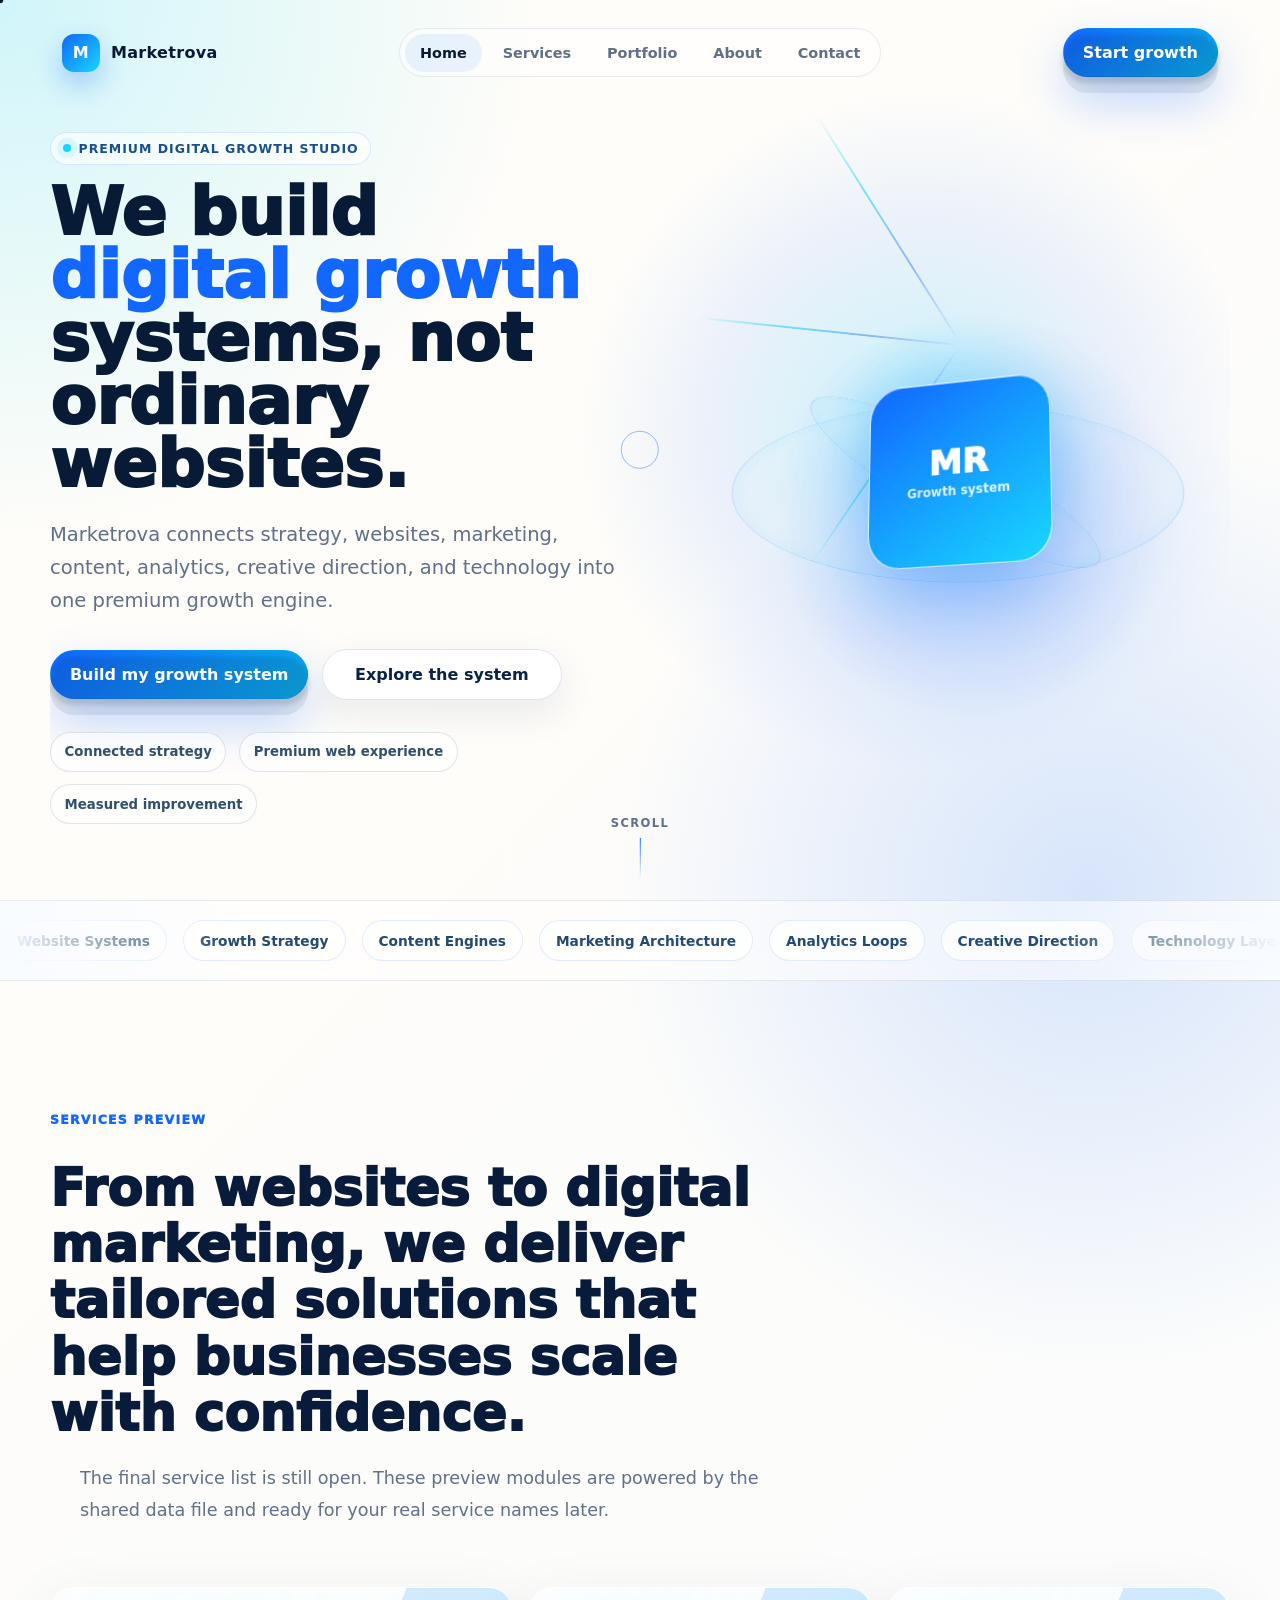
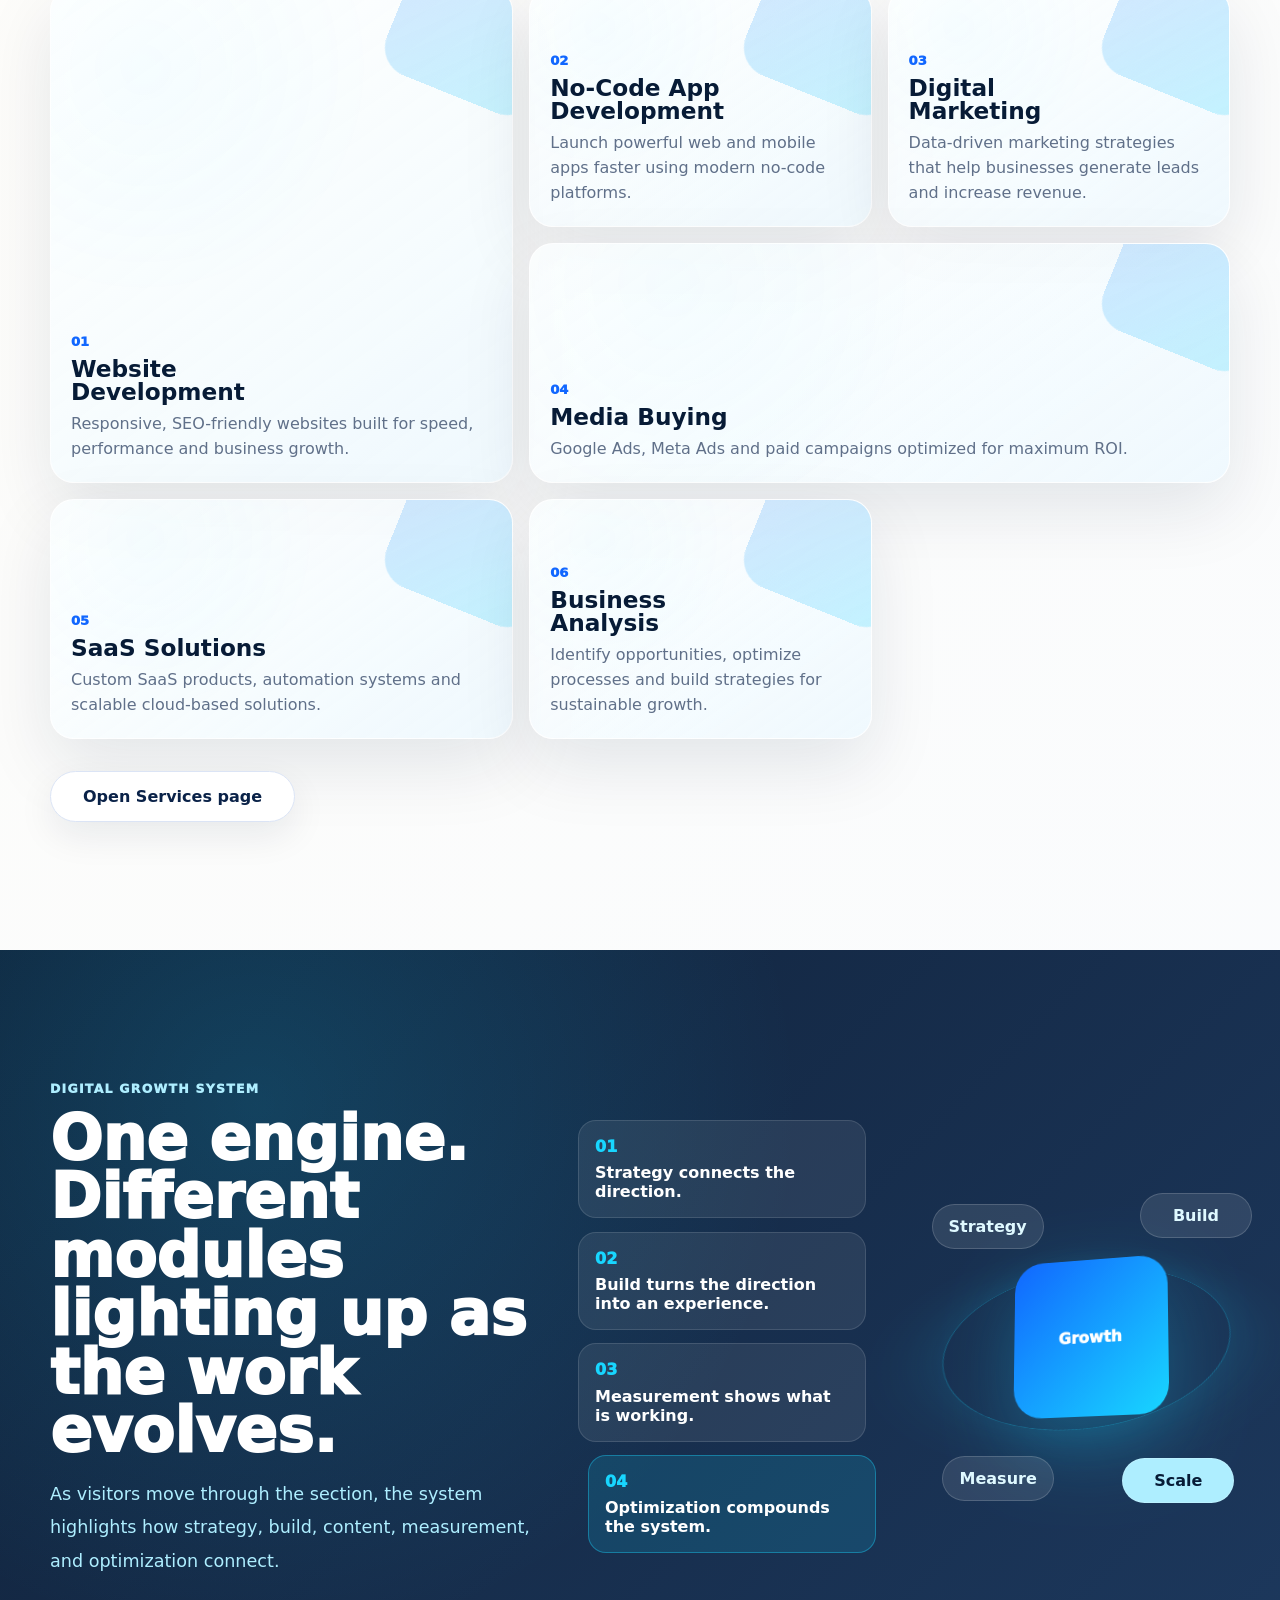
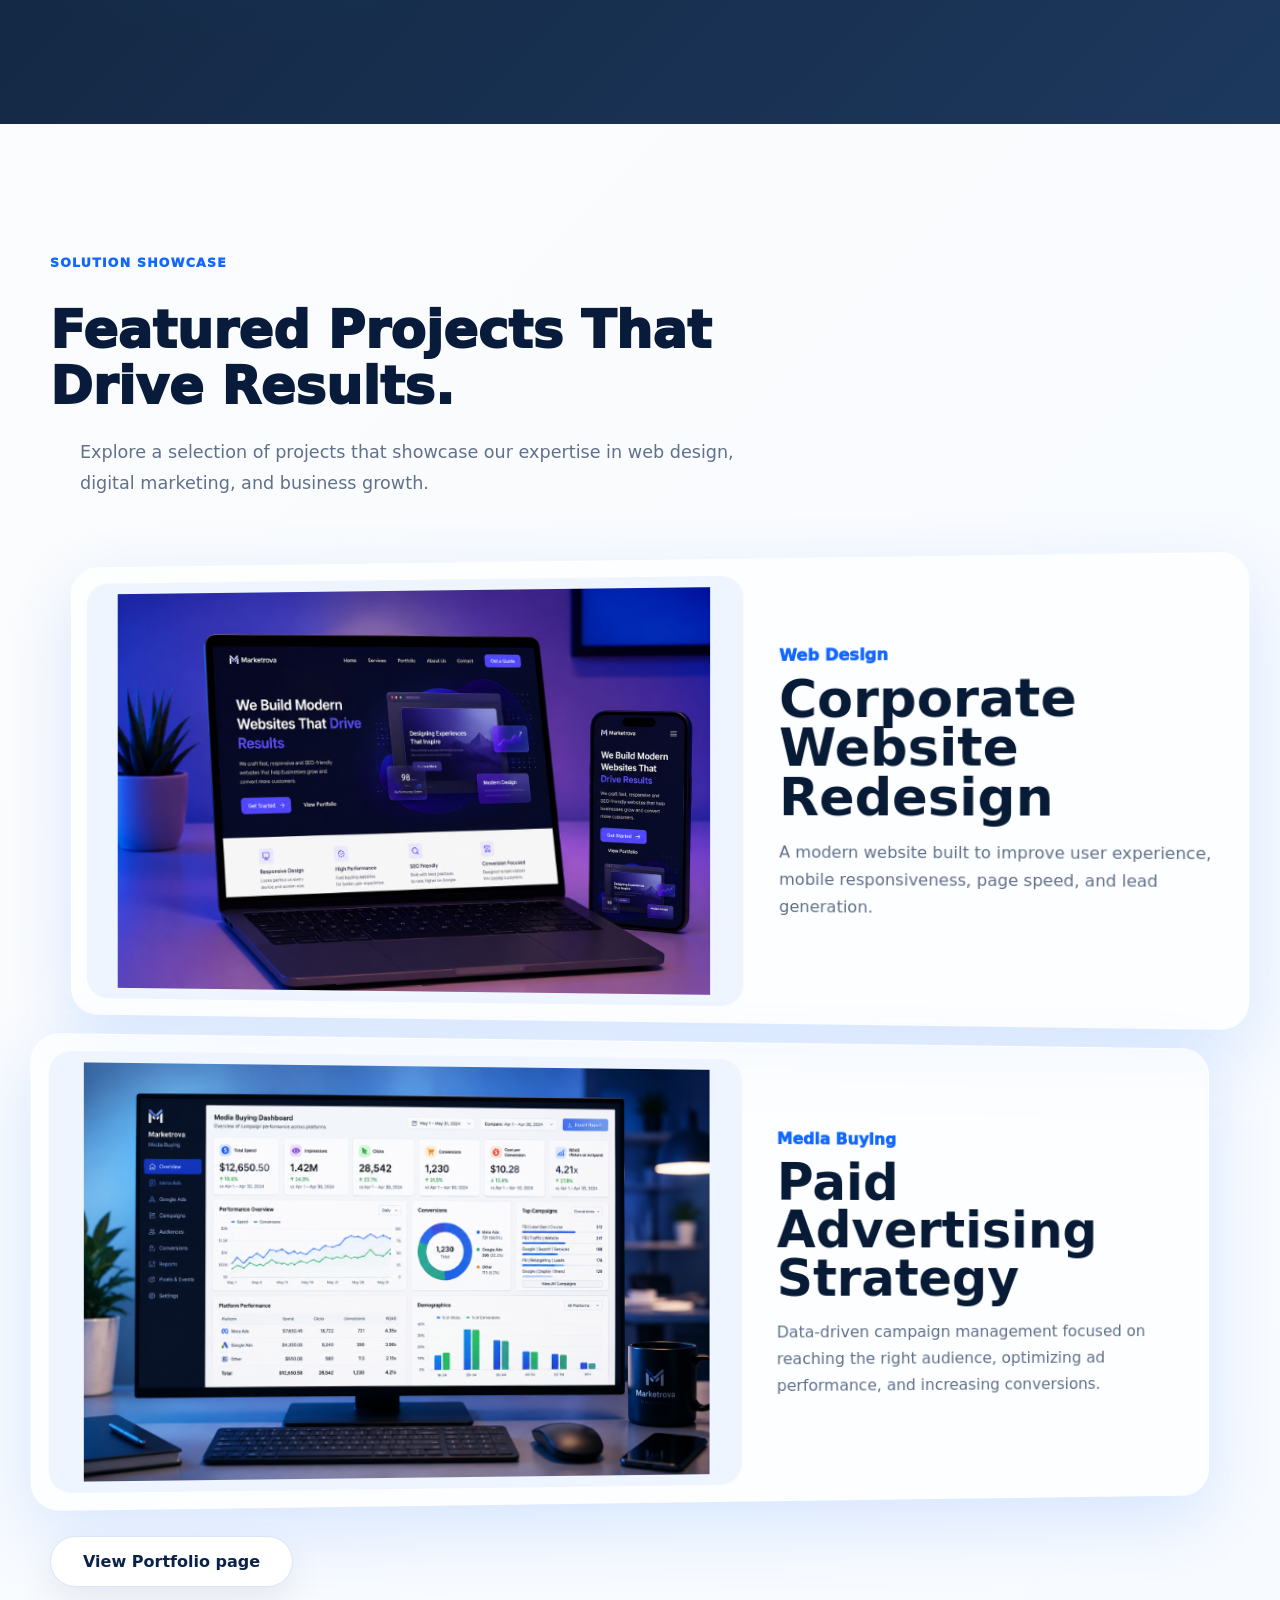
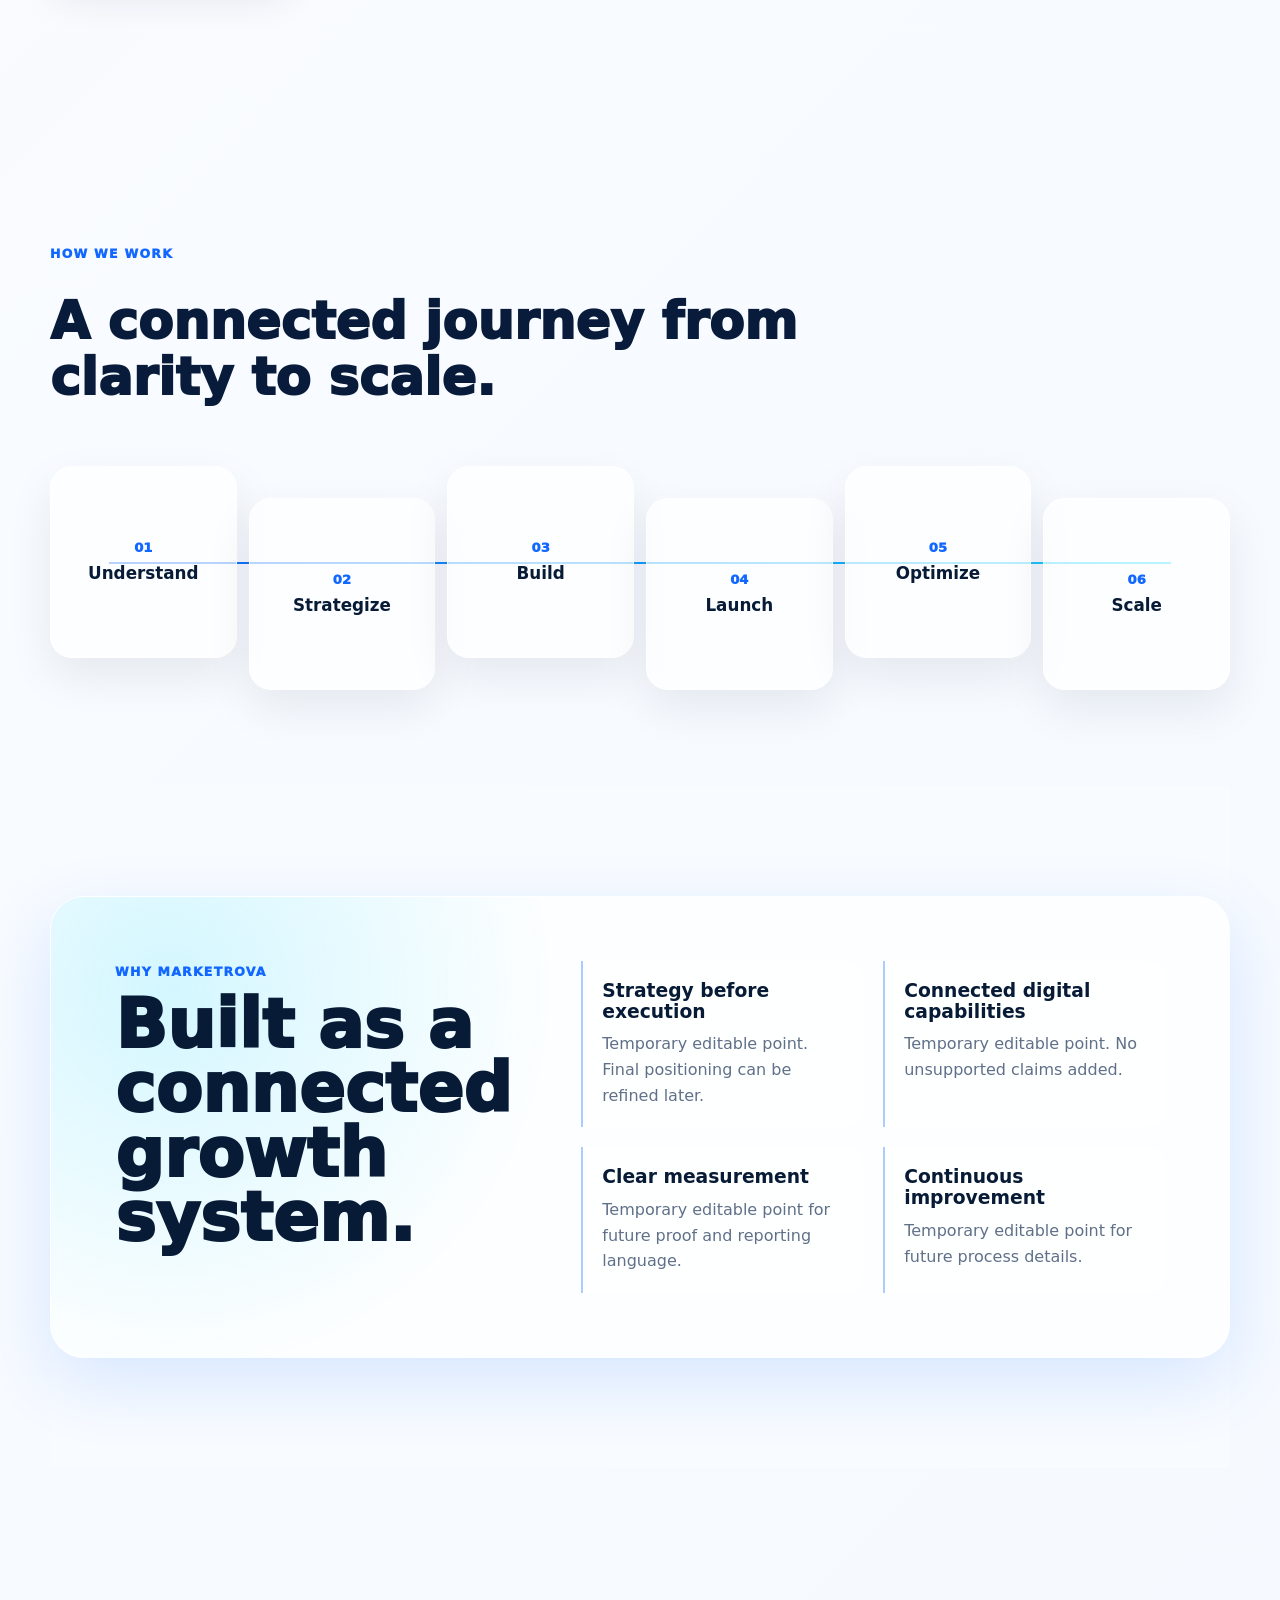
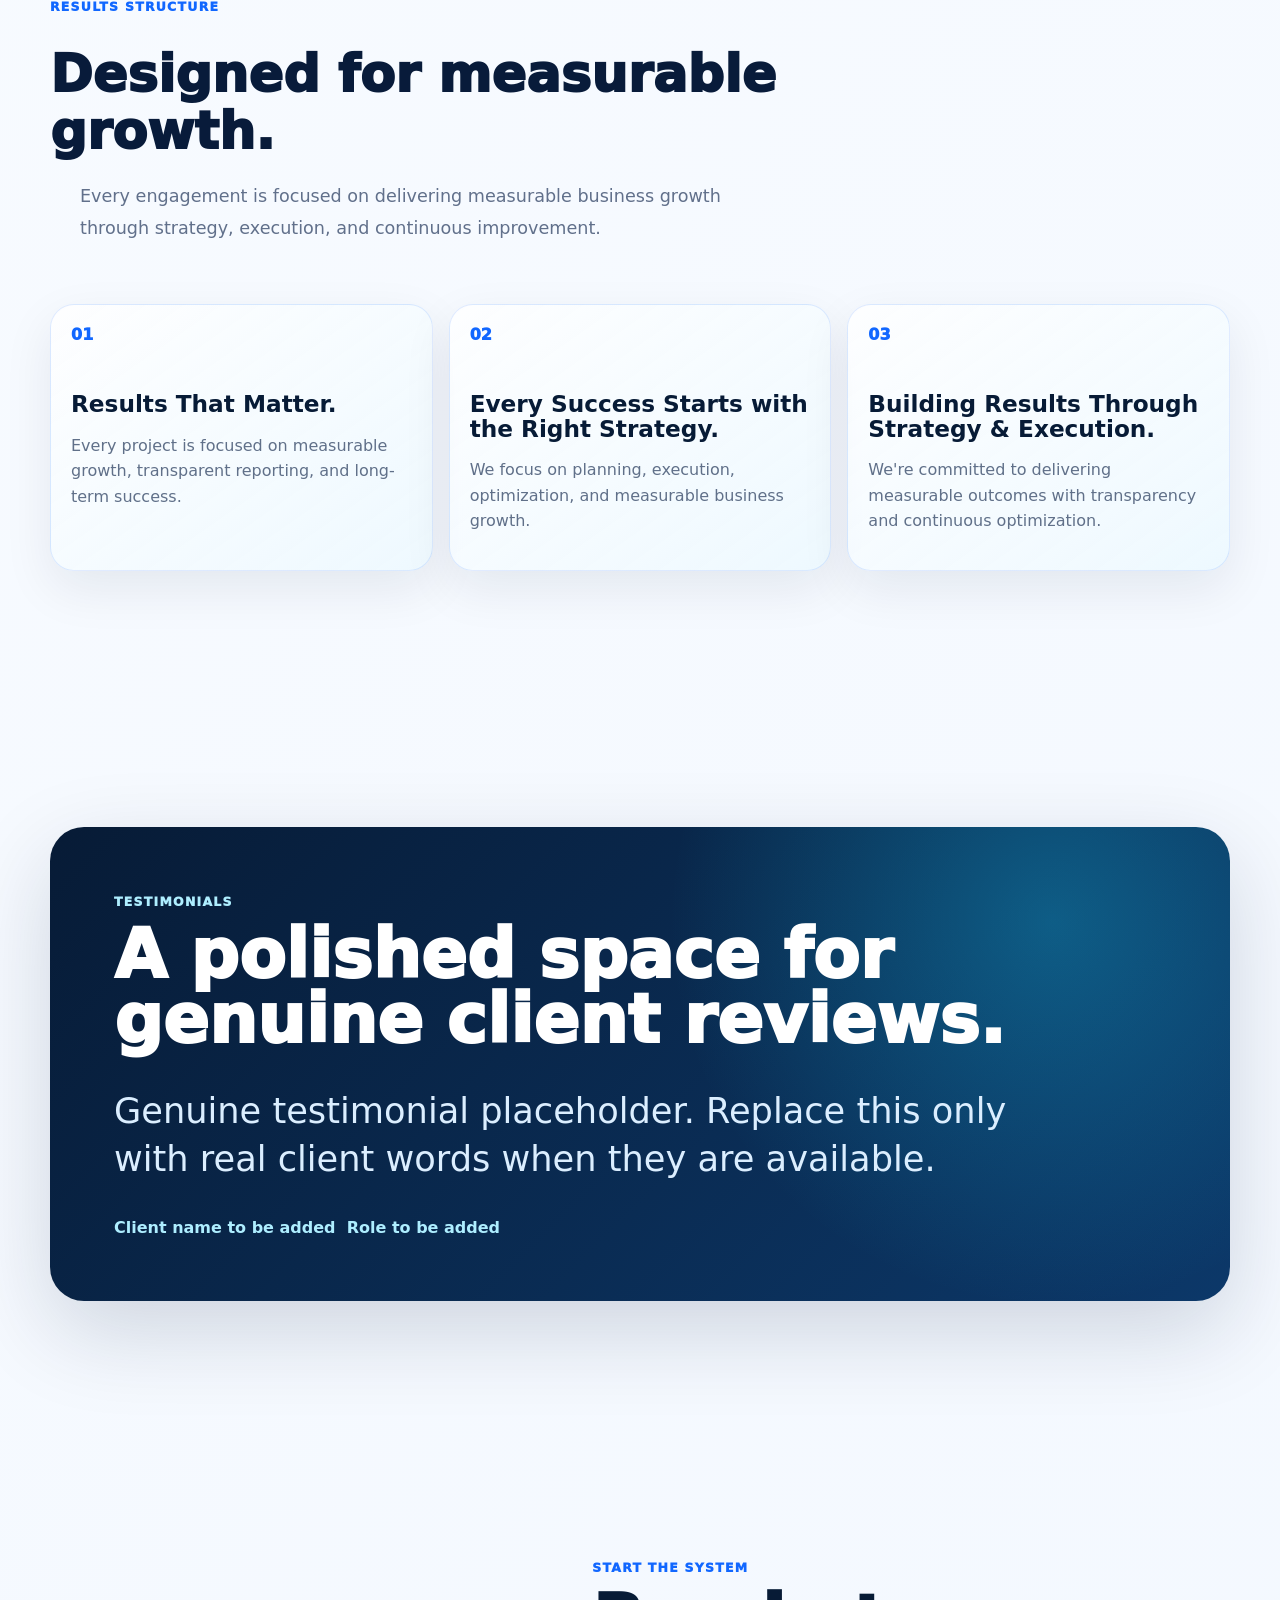
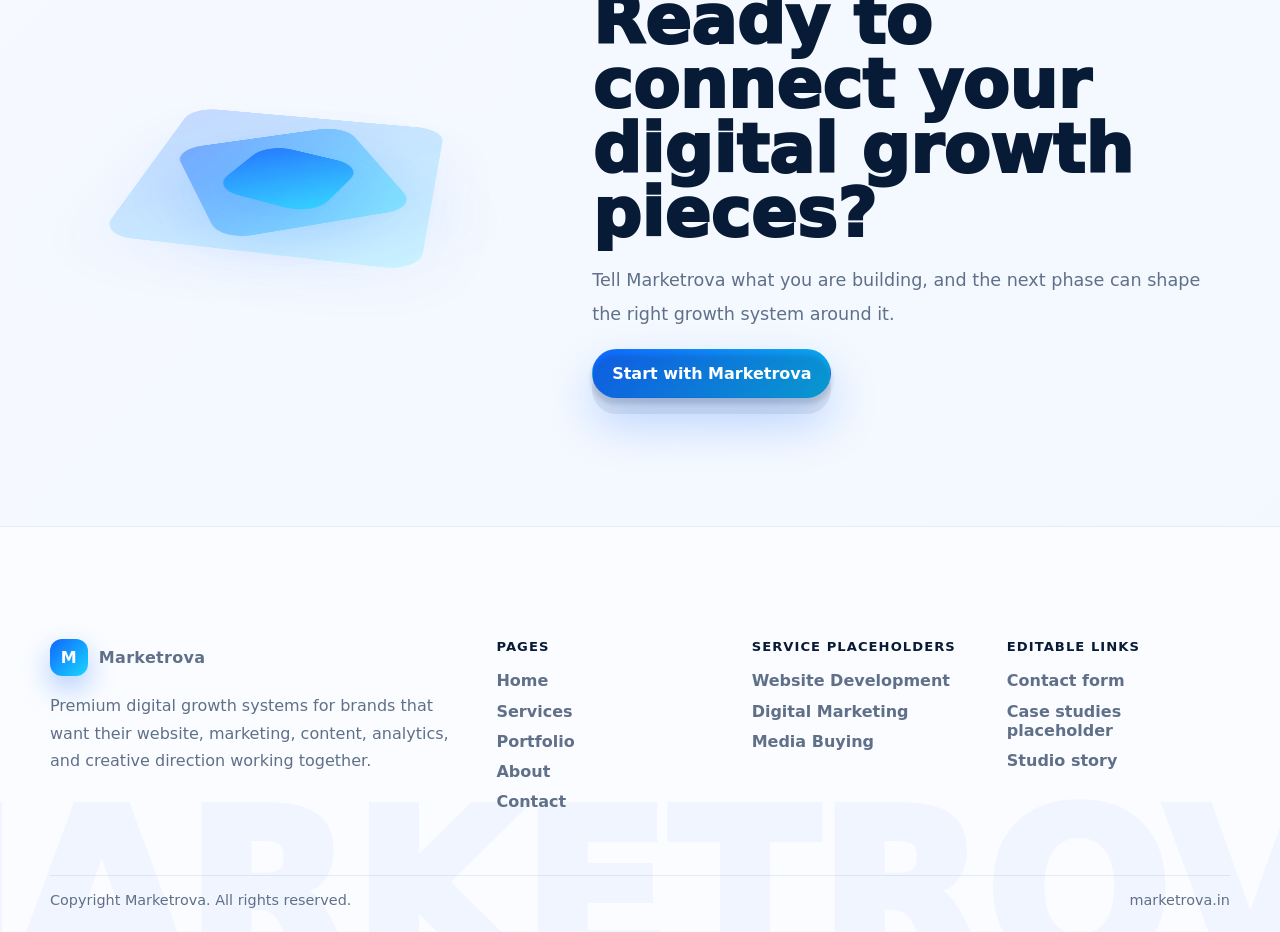
<file: index.html>
<!DOCTYPE html>
<html lang="en">
<head>
  <meta charset="UTF-8">
  <meta name="viewport" content="width=device-width, initial-scale=1.0">
  <title>Marketrova | Web Development, Digital Marketing & Media Buying</title>
  <meta name="description" content="Marketrova is a digital marketing and web development agency offering website development, SEO, Google Ads, media buying, and SaaS solutions.">
  <link rel="canonical" href="https://marketrova.in/">
  <meta property="og:title" content="Marketrova | Premium Digital Growth Agency">
  <meta property="og:description" content="A light, futuristic digital agency homepage built around one connected digital growth system.">
  <meta property="og:type" content="website">
  <meta property="og:url" content="https://marketrova.in/">
  <meta property="og:site_name" content="Marketrova">
  <meta name="theme-color" content="#f8fbff">
  <link rel="icon" href="assets/icons/favicon.svg" type="image/svg+xml">
  <link rel="stylesheet" href="assets/css/styles.css">
  <script type="application/ld+json">
    {
      "@context": "https://schema.org",
      "@type": "Organization",
      "name": "Marketrova",
      "url": "https://marketrova.in/"
    }
  </script>
</head>
<body>
  <a class="skip-link" href="#main">Skip to content</a>
  <div class="site-loader" data-loader aria-hidden="true">
    <div class="loader-mark">
      <strong class="loader-brand">MARKETROVA</strong>
      <div class="loader-line"></div>
      <p class="loader-copy">BUILDING THE EXPERIENCE...</p>
    </div>
  </div>

  <header class="site-header" data-header>
    <div class="nav-shell">
      <a class="brand" href="index.html" aria-label="Marketrova home">
        <span class="brand-mark">M</span>
        <span class="brand-text">Marketrova</span>
      </a>
      <nav class="desktop-nav" aria-label="Primary navigation">
        <a class="nav-link is-active" href="index.html">Home</a>
        <a class="nav-link" href="services.html">Services</a>
        <a class="nav-link" href="portfolio.html">Portfolio</a>
        <a class="nav-link" href="about.html">About</a>
        <a class="nav-link" href="contact.html">Contact</a>
      </nav>
      <div class="nav-actions">
        <a class="btn btn-primary desktop-cta" href="contact.html" data-magnetic>Start growth</a>
        <button class="menu-toggle" type="button" aria-label="Open menu" aria-expanded="false" data-menu-toggle>
          <span></span>
          <span></span>
          <span></span>
        </button>
      </div>
    </div>
  </header>

  <div class="mobile-menu" data-mobile-menu aria-hidden="true">
    <nav aria-label="Mobile navigation">
      <a href="index.html">Home</a>
      <a href="services.html">Services</a>
      <a href="portfolio.html">Portfolio</a>
      <a href="about.html">About</a>
      <a href="contact.html">Contact</a>
    </nav>
    <a class="btn btn-primary mobile-cta" href="contact.html" data-magnetic>Start growth</a>
  </div>

  <main id="main" class="page-shell home-page">
    <section class="hero section" aria-labelledby="hero-title">
      <div class="hero-grid">
        <div class="hero-content">
          <p class="eyebrow" data-animate>Premium digital growth studio</p>
          <h1 class="hero-title" id="hero-title">
            <span class="word-reveal"><span style="--delay: 80ms">We build</span></span>
            <span class="word-reveal"><span class="text-accent" style="--delay: 170ms">digital growth</span></span>
            <span class="word-reveal"><span style="--delay: 260ms">systems, not</span></span>
            <span class="word-reveal"><span style="--delay: 350ms">ordinary websites.</span></span>
          </h1>
          <p class="hero-copy" data-animate>
            Marketrova connects strategy, websites, marketing, content, analytics, creative direction, and technology into one premium growth engine.
          </p>
          <div class="hero-actions" data-animate>
            <a class="btn btn-primary" href="contact.html" data-magnetic>Build my growth system</a>
            <a class="btn btn-secondary" href="portfolio.html" data-magnetic data-cursor-view>Explore the system</a>
          </div>
          <div class="hero-proof" aria-label="Homepage capabilities" data-animate>
            <span class="proof-pill">Connected strategy</span>
            <span class="proof-pill">Premium web experience</span>
            <span class="proof-pill">Measured improvement</span>
          </div>
        </div>

        <div class="hero-scene" data-hero-scene aria-label="Interactive Digital Growth Engine">
          <div class="growth-map">
            <span class="map-ring map-ring-a"></span>
            <span class="map-ring map-ring-b"></span>
            <span class="map-line map-line-a"></span>
            <span class="map-line map-line-b"></span>
            <span class="map-line map-line-c"></span>
            <div class="map-core">
              <strong>MR</strong>
              <span>Growth system</span>
            </div>
            
          </div>
        </div>
      </div>
      <div class="scroll-cue" aria-hidden="true">Scroll</div>
    </section>

    <section class="capability-strip" aria-label="Marketrova capabilities">
      <div class="strip-track">
        <span>Website Systems</span>
        <span>Growth Strategy</span>
        <span>Content Engines</span>
        <span>Marketing Architecture</span>
        <span>Analytics Loops</span>
        <span>Creative Direction</span>
        <span>Technology Layer</span>
        <span>Website Systems</span>
        <span>Growth Strategy</span>
        <span>Content Engines</span>
      </div>
    </section>

    
</section>

    <section class="services-preview section" aria-labelledby="services-title">
      <div class="section-heading" data-animate>
        <span class="section-kicker">Services preview</span>
        <h2 id="services-title">From websites to digital marketing, we deliver tailored solutions that help businesses scale with confidence.</h2>
        <p>The final service list is still open. These preview modules are powered by the shared data file and ready for your real service names later.</p>
      </div>
      <div class="service-constellation" data-service-list>
        <article class="service-tile service-tile-large" data-cursor-hover>
          <span>01</span>
          <h3>Service Placeholder 01</h3>
          <p>Editable service placeholder. Replace with the final Marketrova service.</p>
        </article>
        <article class="service-tile" data-cursor-hover>
          <span>02</span>
          <h3>Service Placeholder 02</h3>
          <p>Editable service placeholder.</p>
        </article>
        <article class="service-tile" data-cursor-hover>
          <span>03</span>
          <h3>Service Placeholder 03</h3>
          <p>Editable service placeholder.</p>
        </article>
        <article class="service-tile service-tile-wide" data-cursor-hover>
          <span>04</span>
          <h3>Service Placeholder 04</h3>
          <p>Editable service placeholder. This layout will flex around the final approved service list.</p>
        </article>
        <article class="service-tile" data-cursor-hover>
          <span>05</span>
          <h3>Service Placeholder 05</h3>
          <p>Editable service placeholder.</p>
        </article>
        <article class="service-tile" data-cursor-hover>
          <span>06</span>
          <h3>Service Placeholder 06</h3>
          <p>Editable service placeholder.</p>
        </article>
      </div>
      <div class="section-cta" data-animate>
        <a class="btn btn-secondary" href="services.html" data-magnetic>Open Services page</a>
      </div>
    </section>

    <section class="system-section" aria-labelledby="system-title">
      <div class="section system-shell">
        <div class="system-sticky-copy" data-animate>
          <span class="section-kicker">Digital growth system</span>
          <h2 id="system-title">One engine. Different modules lighting up as the work evolves.</h2>
          <p>As visitors move through the section, the system highlights how strategy, build, content, measurement, and optimization connect.</p>
        </div>
        <div class="system-steps" data-system-steps>
          <article class="system-step is-active" data-module="strategy">
            <span>01</span>
            <h3>Strategy connects the direction.</h3>
          </article>
          <article class="system-step" data-module="build">
            <span>02</span>
            <h3>Build turns the direction into an experience.</h3>
          </article>
          <article class="system-step" data-module="measure">
            <span>03</span>
            <h3>Measurement shows what is working.</h3>
          </article>
          <article class="system-step" data-module="scale">
            <span>04</span>
            <h3>Optimization compounds the system.</h3>
          </article>
        </div>
        <div class="system-visual" aria-hidden="true">
          <div class="system-ring"></div>
          <div class="system-center">Growth</div>
          <span class="system-dot dot-strategy">Strategy</span>
          <span class="system-dot dot-build">Build</span>
          <span class="system-dot dot-measure">Measure</span>
          <span class="system-dot dot-scale">Scale</span>
        </div>
      </div>
    </section>

    <section class="work-preview section" aria-labelledby="work-title">
      <div class="section-heading" data-animate>
        <span class="section-kicker">Solution Showcase</span>
        <h2 id="work-title">Featured Projects That Drive Results.</h2>
        <p>Explore a selection of projects that showcase our expertise in web design, digital marketing, and business growth.</p>
      </div>
      <div class="project-stack">
        <article class="project-frame" data-cursor-view>
          <div class="project-media">
     <img src="assets/images/portfolio/project1.png" alt="Web Design Project">
</div>
          <div class="project-info">
            <span>Web Design</span>
            <h3>Corporate Website Redesign</h3>
            <p>A modern website built to improve user experience, mobile responsiveness, page speed, and lead generation.</p>
          </div>
        </article>
        <article class="project-frame project-frame-offset" data-cursor-view>
            <div class="project-media">
    <img src="assets/images/portfolio/project2.png" alt="Media Buying Project">
</div>
          <div class="project-info">
            <span>Media Buying</span>
            <h3>Paid Advertising Strategy</h3>
            <p>Data-driven campaign management focused on reaching the right audience, optimizing ad performance, and increasing conversions.</p>
          </div>
        </article>
      </div>
      <div class="section-cta" data-animate>
        <a class="btn btn-secondary" href="portfolio.html" data-magnetic>View Portfolio page</a>
      </div>
    </section>

    <section class="process-section section" aria-labelledby="process-title">
      <div class="section-heading" data-animate>
        <span class="section-kicker">How we work</span>
        <h2 id="process-title">A connected journey from clarity to scale.</h2>
      </div>
      <ol class="process-path">
        <li><span>01</span><strong>Understand</strong></li>
        <li><span>02</span><strong>Strategize</strong></li>
        <li><span>03</span><strong>Build</strong></li>
        <li><span>04</span><strong>Launch</strong></li>
        <li><span>05</span><strong>Optimize</strong></li>
        <li><span>06</span><strong>Scale</strong></li>
      </ol>
    </section>

    <section class="why-section section" aria-labelledby="why-title">
      <div class="why-panel">
        <div data-animate>
          <span class="section-kicker">Why Marketrova</span>
          <h2 id="why-title">Built as a connected growth system.</h2>
        </div>
        <div class="why-list">
          <article data-animate>
            <h3>Strategy before execution</h3>
            <p>Temporary editable point. Final positioning can be refined later.</p>
          </article>
          <article data-animate>
            <h3>Connected digital capabilities</h3>
            <p>Temporary editable point. No unsupported claims added.</p>
          </article>
          <article data-animate>
            <h3>Clear measurement</h3>
            <p>Temporary editable point for future proof and reporting language.</p>
          </article>
          <article data-animate>
            <h3>Continuous improvement</h3>
            <p>Temporary editable point for future process details.</p>
          </article>
        </div>
      </div>
    </section>

    <section class="proof-section section" aria-labelledby="proof-title">
      <div class="section-heading" data-animate>
        <span class="section-kicker">Results structure</span>
        <h2 id="proof-title">Designed for measurable growth.</h2>
        <p>Every engagement is focused on delivering measurable business growth through strategy, execution, and continuous improvement.</p>
      </div>
      <div class="proof-grid">
        <article>
          <span>01</span>
          <strong>Results That Matter.</strong>
          <p>Every project is focused on measurable growth, transparent reporting, and long-term success.</p>
        </article>
        <article>
          <span>02</span>
          <strong>Every Success Starts with the Right Strategy.</strong>
          <p>We focus on planning, execution, optimization, and measurable business growth.</p>
        </article>
        <article>
          <span>03</span>
          <strong>Building Results Through Strategy & Execution.</strong>
          <p>We're committed to delivering measurable outcomes with transparency and continuous optimization.</p>
        </article>
      </div>
    </section>

    <section class="testimonial-section section" aria-labelledby="testimonial-title">
      <div class="testimonial-card" data-animate>
        <span class="section-kicker">Testimonials</span>
        <h2 id="testimonial-title">A polished space for genuine client reviews.</h2>
        <p class="testimonial-placeholder">Genuine testimonial placeholder. Replace this only with real client words when they are available.</p>
        <div class="testimonial-meta">
          <span>Client name to be added</span>
          <span>Role to be added</span>
        </div>
      </div>
    </section>

    <section class="final-cta section" aria-labelledby="final-cta-title">
      <div class="final-cta-visual" aria-hidden="true">
        <span></span>
        <span></span>
        <span></span>
      </div>
      <div class="final-cta-copy" data-animate>
        <span class="section-kicker">Start the system</span>
        <h2 id="final-cta-title">Ready to connect your digital growth pieces?</h2>
        <p>Tell Marketrova what you are building, and the next phase can shape the right growth system around it.</p>
        <a class="btn btn-primary" href="contact.html" data-magnetic>Start with Marketrova</a>
      </div>
    </section>
  </main>

  <footer class="site-footer footer-v2">
    <div class="footer-bg-word" aria-hidden="true">MARKETROVA</div>
    <div class="footer-grid section">
      <div>
        <a class="brand" href="index.html" aria-label="Marketrova home">
          <span class="brand-mark">M</span>
          <span class="brand-text">Marketrova</span>
        </a>
        <p>Premium digital growth systems for brands that want their website, marketing, content, analytics, and creative direction working together.</p>
      </div>
      <nav aria-label="Footer pages">
        <h2>Pages</h2>
        <a href="index.html">Home</a>
        <a href="services.html">Services</a>
        <a href="portfolio.html">Portfolio</a>
        <a href="about.html">About</a>
        <a href="contact.html">Contact</a>
      </nav>
      <nav aria-label="Footer service placeholders">
        <h2>Service placeholders</h2>
        <a href="services.html">Website Development</a>
        <a href="services.html">Digital Marketing</a>
        <a href="services.html">Media Buying</a>
      </nav>
      <nav aria-label="Footer social placeholders">
        <h2>Editable links</h2>
        <a href="contact.html">Contact form</a>
        <a href="portfolio.html">Case studies placeholder</a>
        <a href="about.html">Studio story</a>
      </nav>
    </div>
    <div class="footer-bottom section">
      <span>Copyright Marketrova. All rights reserved.</span>
      <span>marketrova.in</span>
    </div>
  </footer>

  <div class="cursor" data-cursor></div>
  <div class="cursor-follower" data-cursor-follower></div>
  <div class="cursor-label" data-cursor-label>VIEW</div>

  <script src="assets/js/data.js"></script>
  <script src="assets/js/interactions.js"></script>
  <script src="assets/js/main.js"></script>
</body>
</html>
</file>
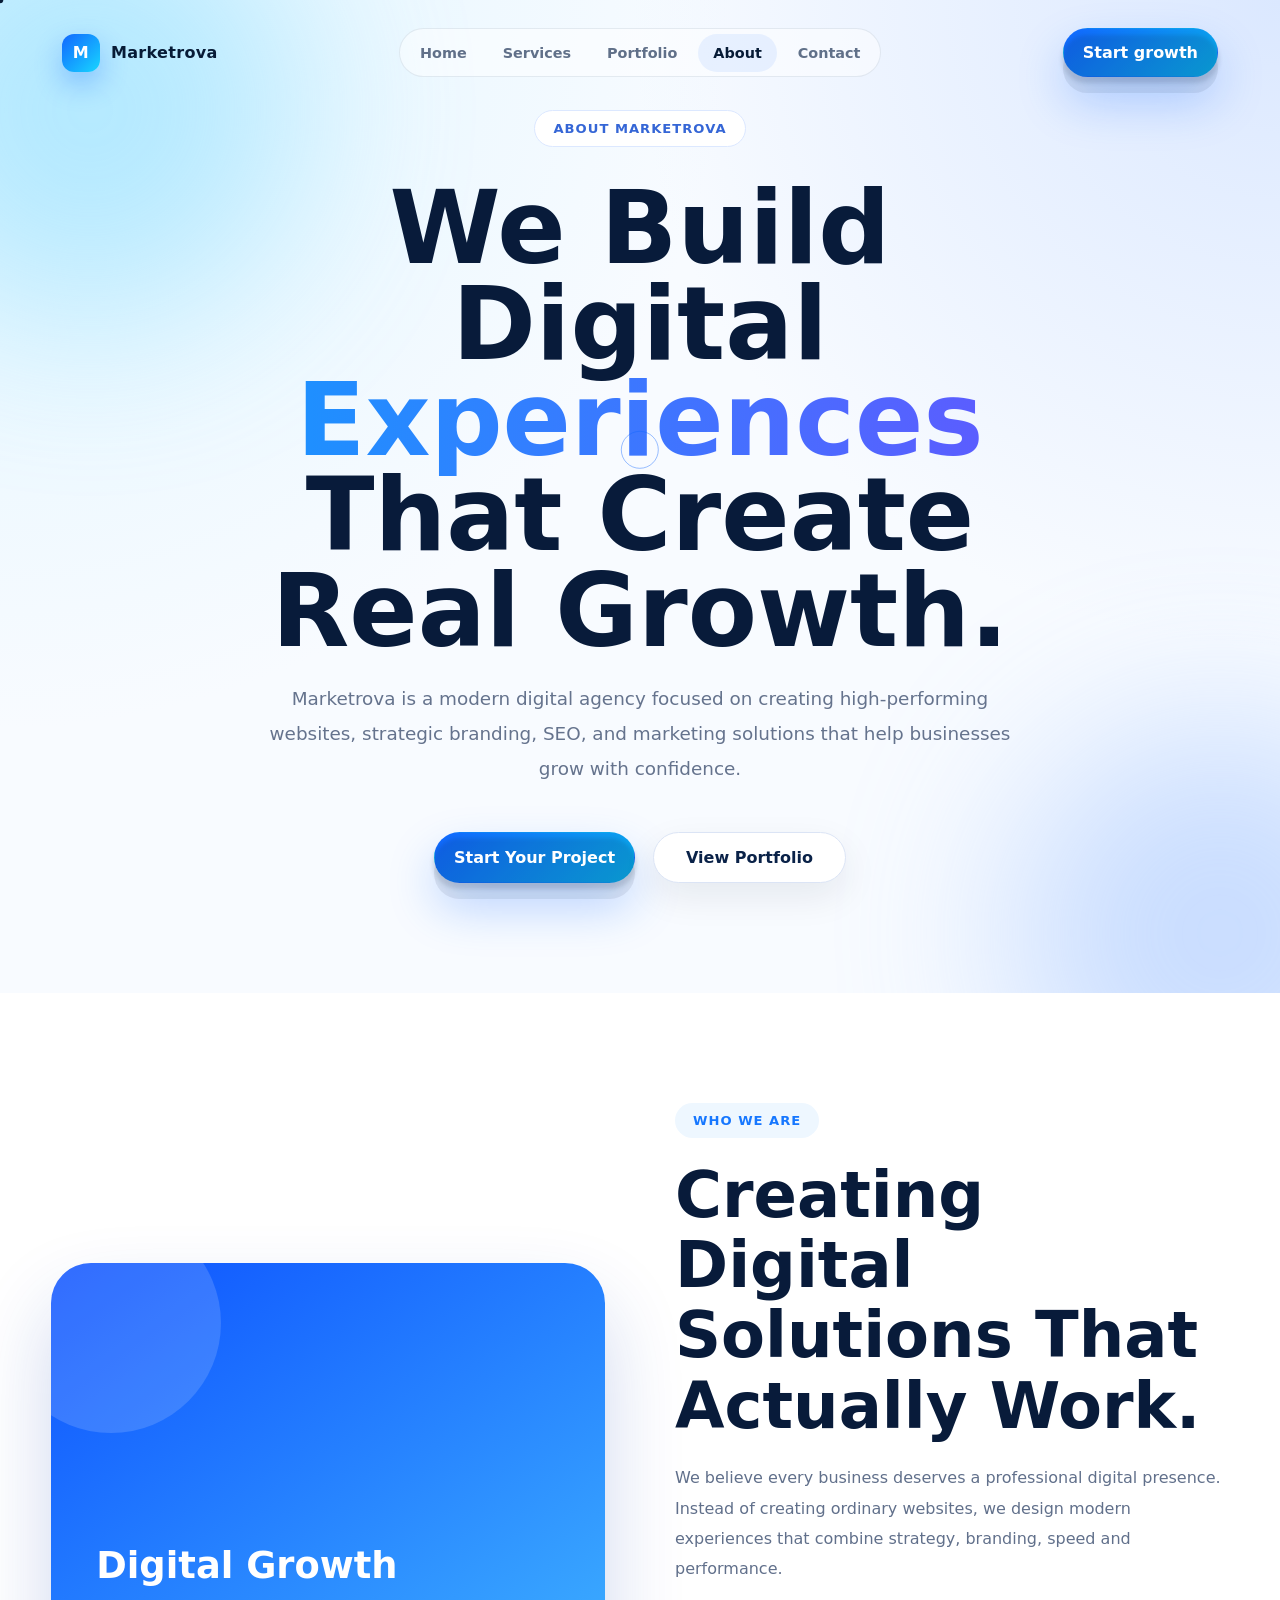
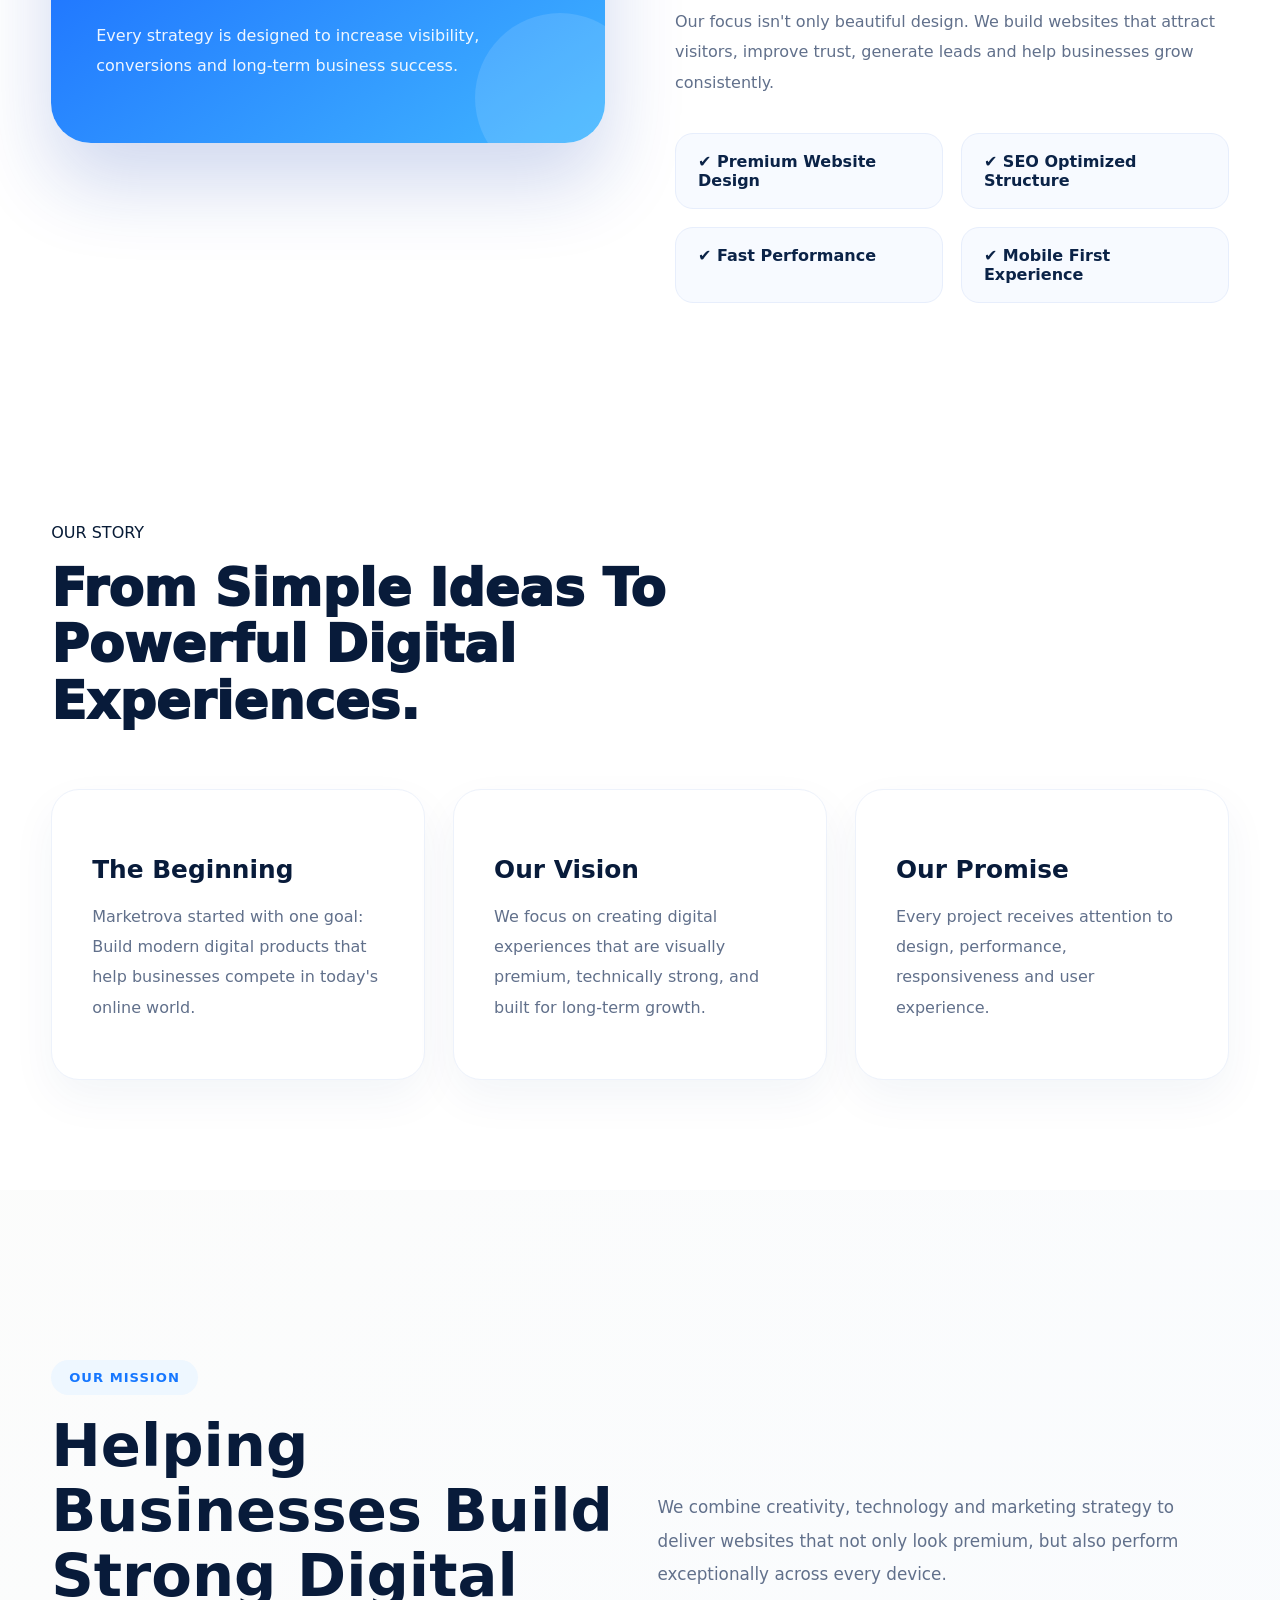
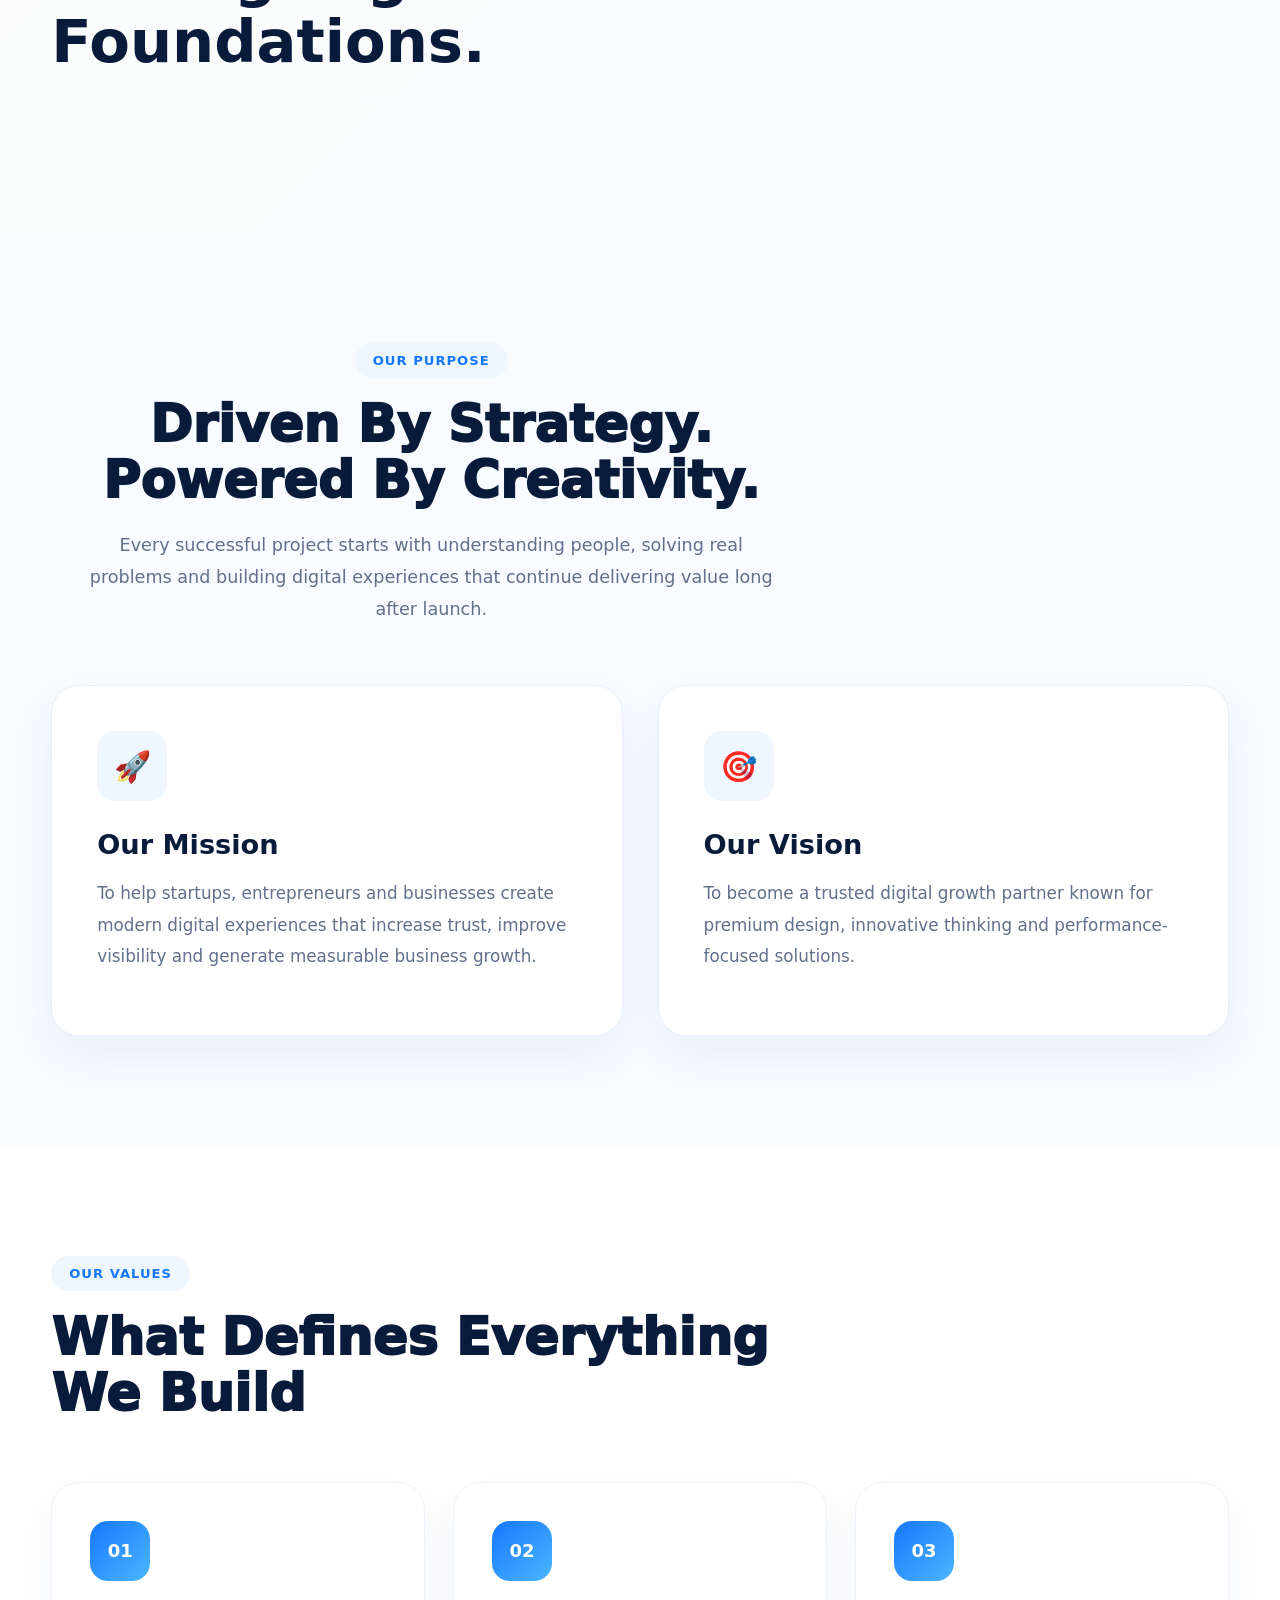
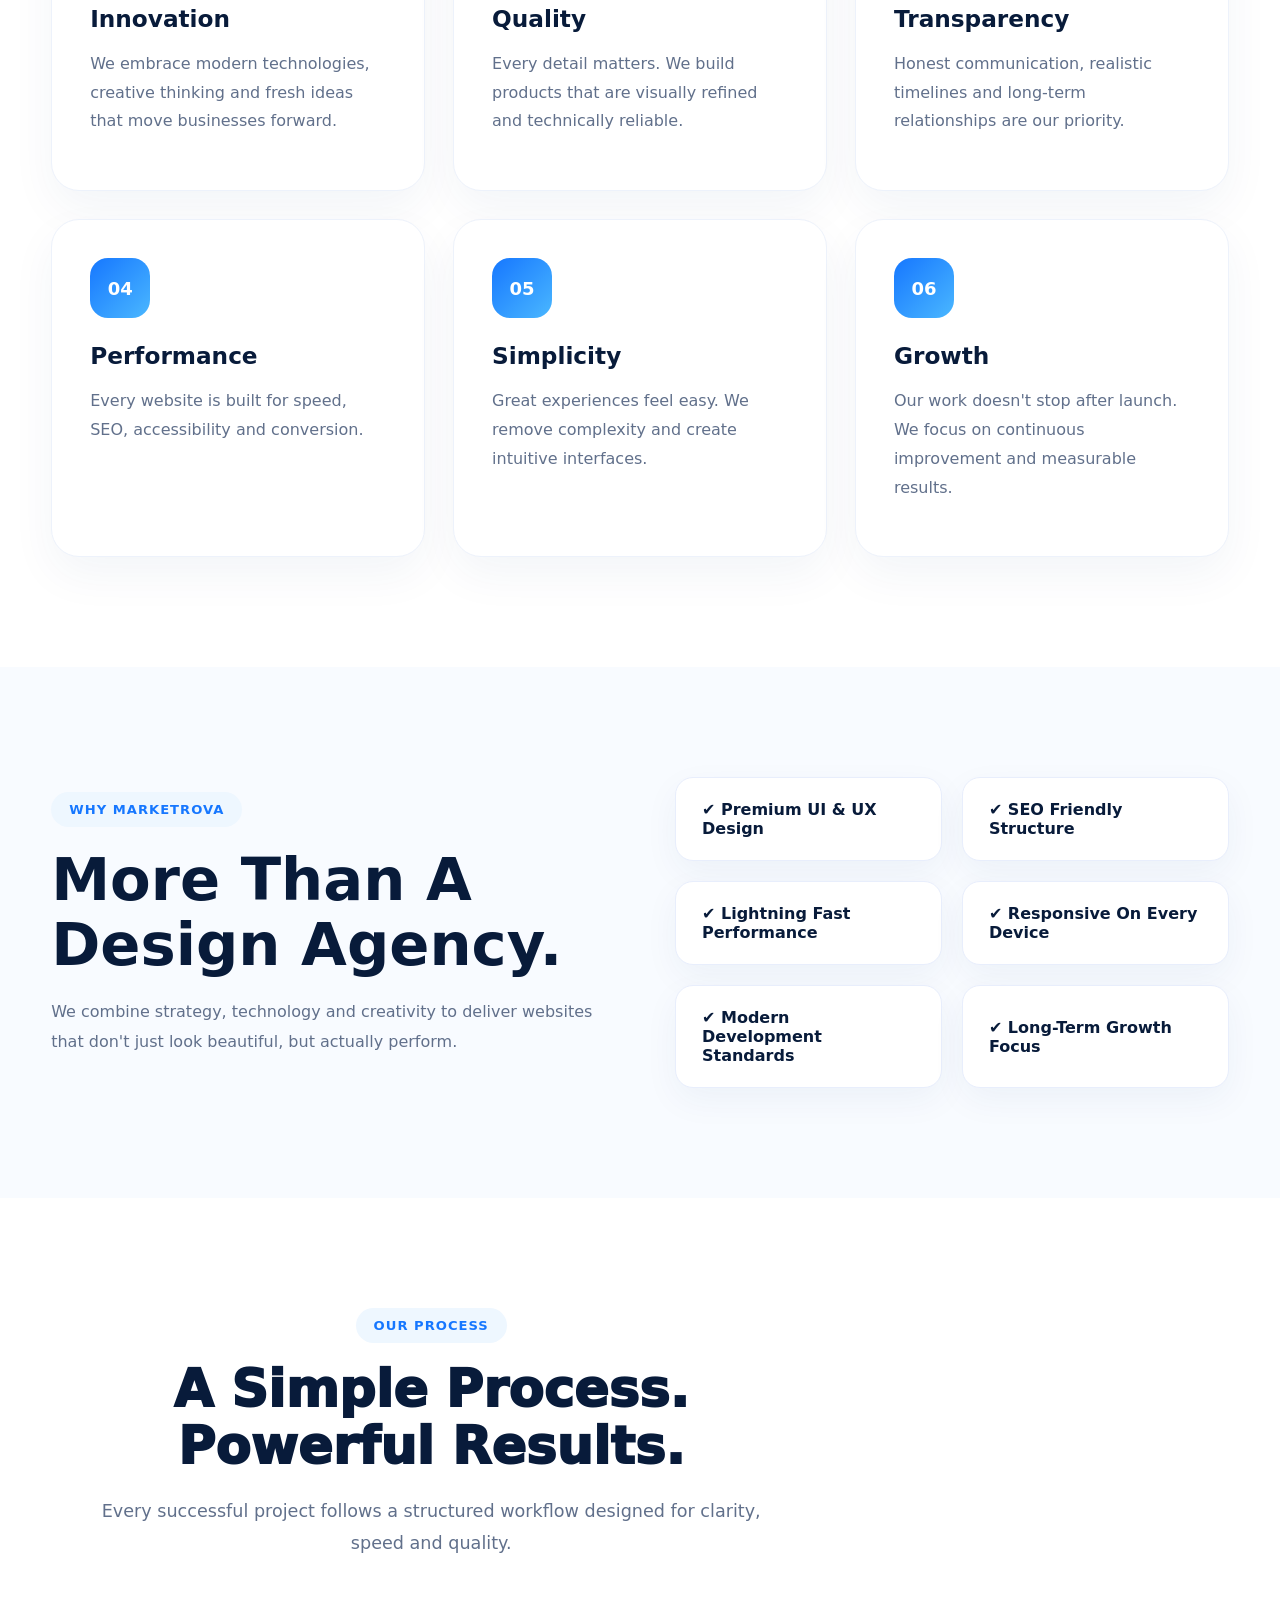
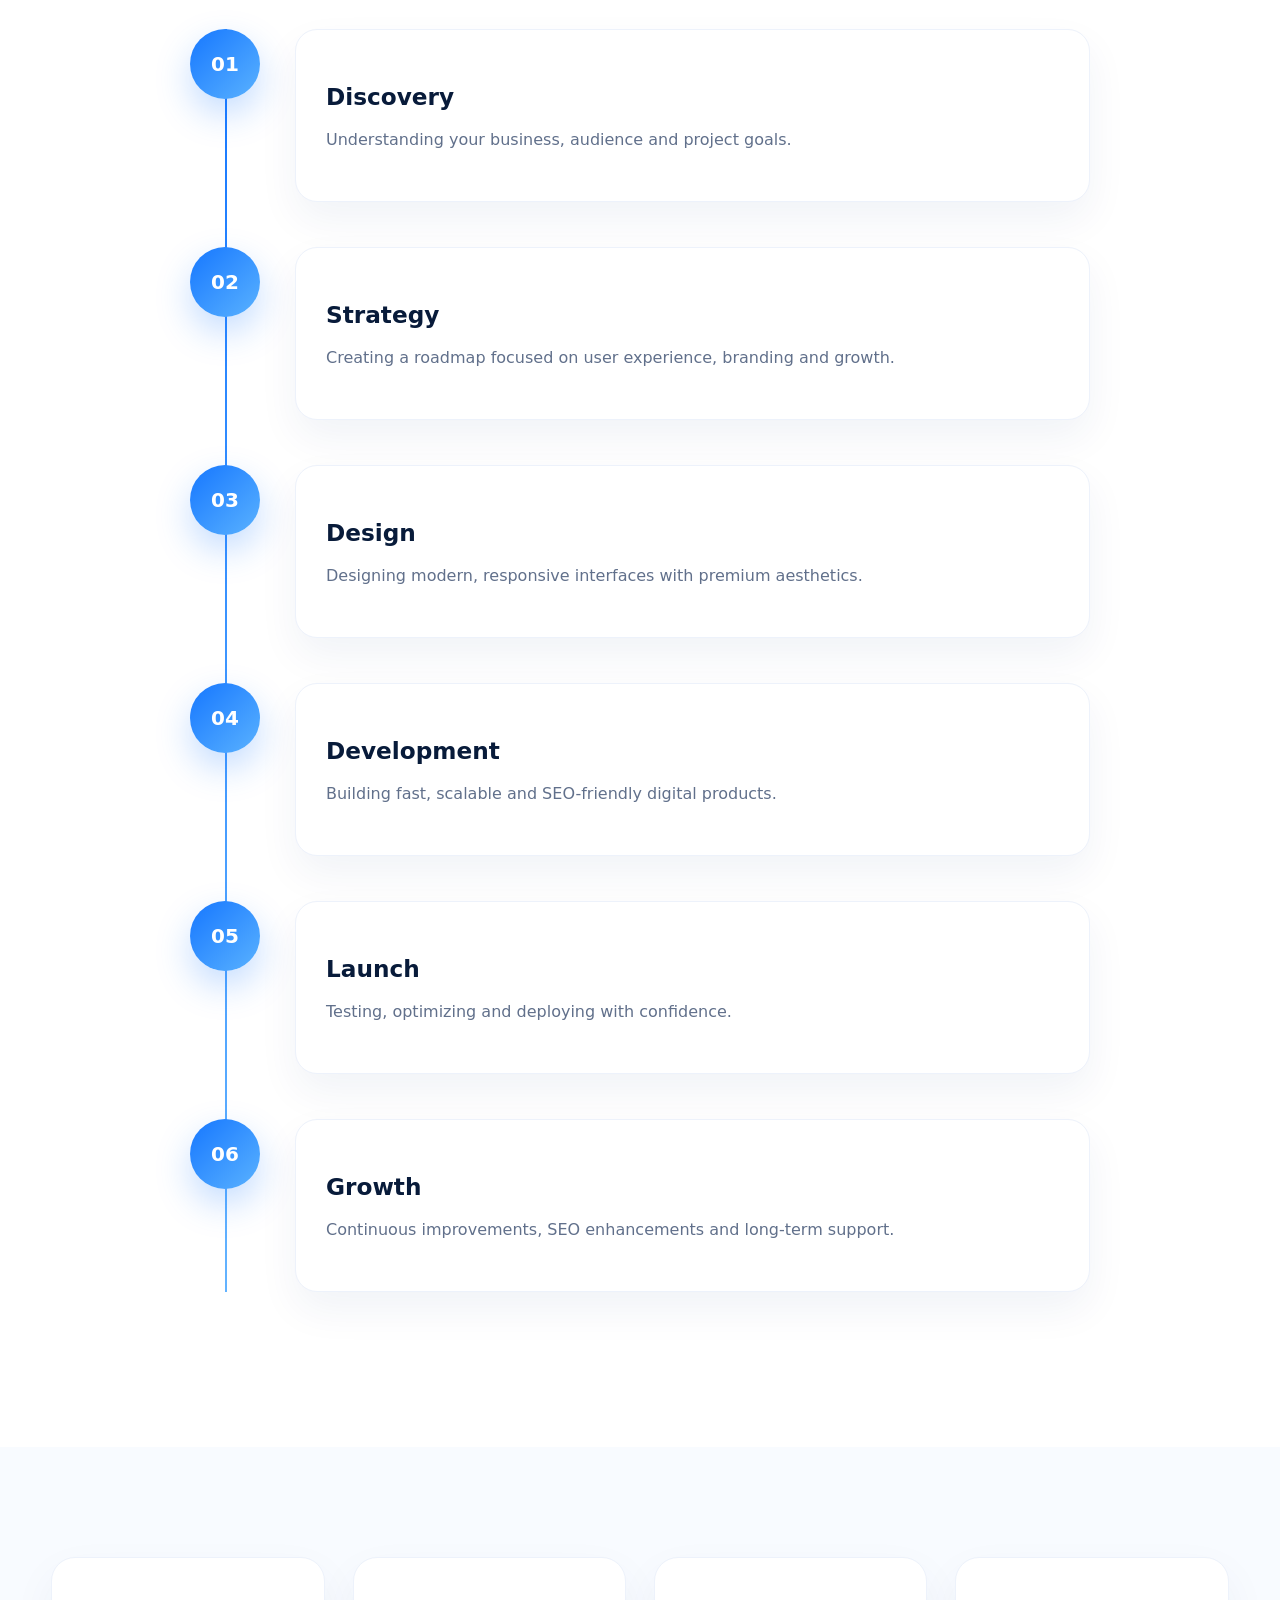
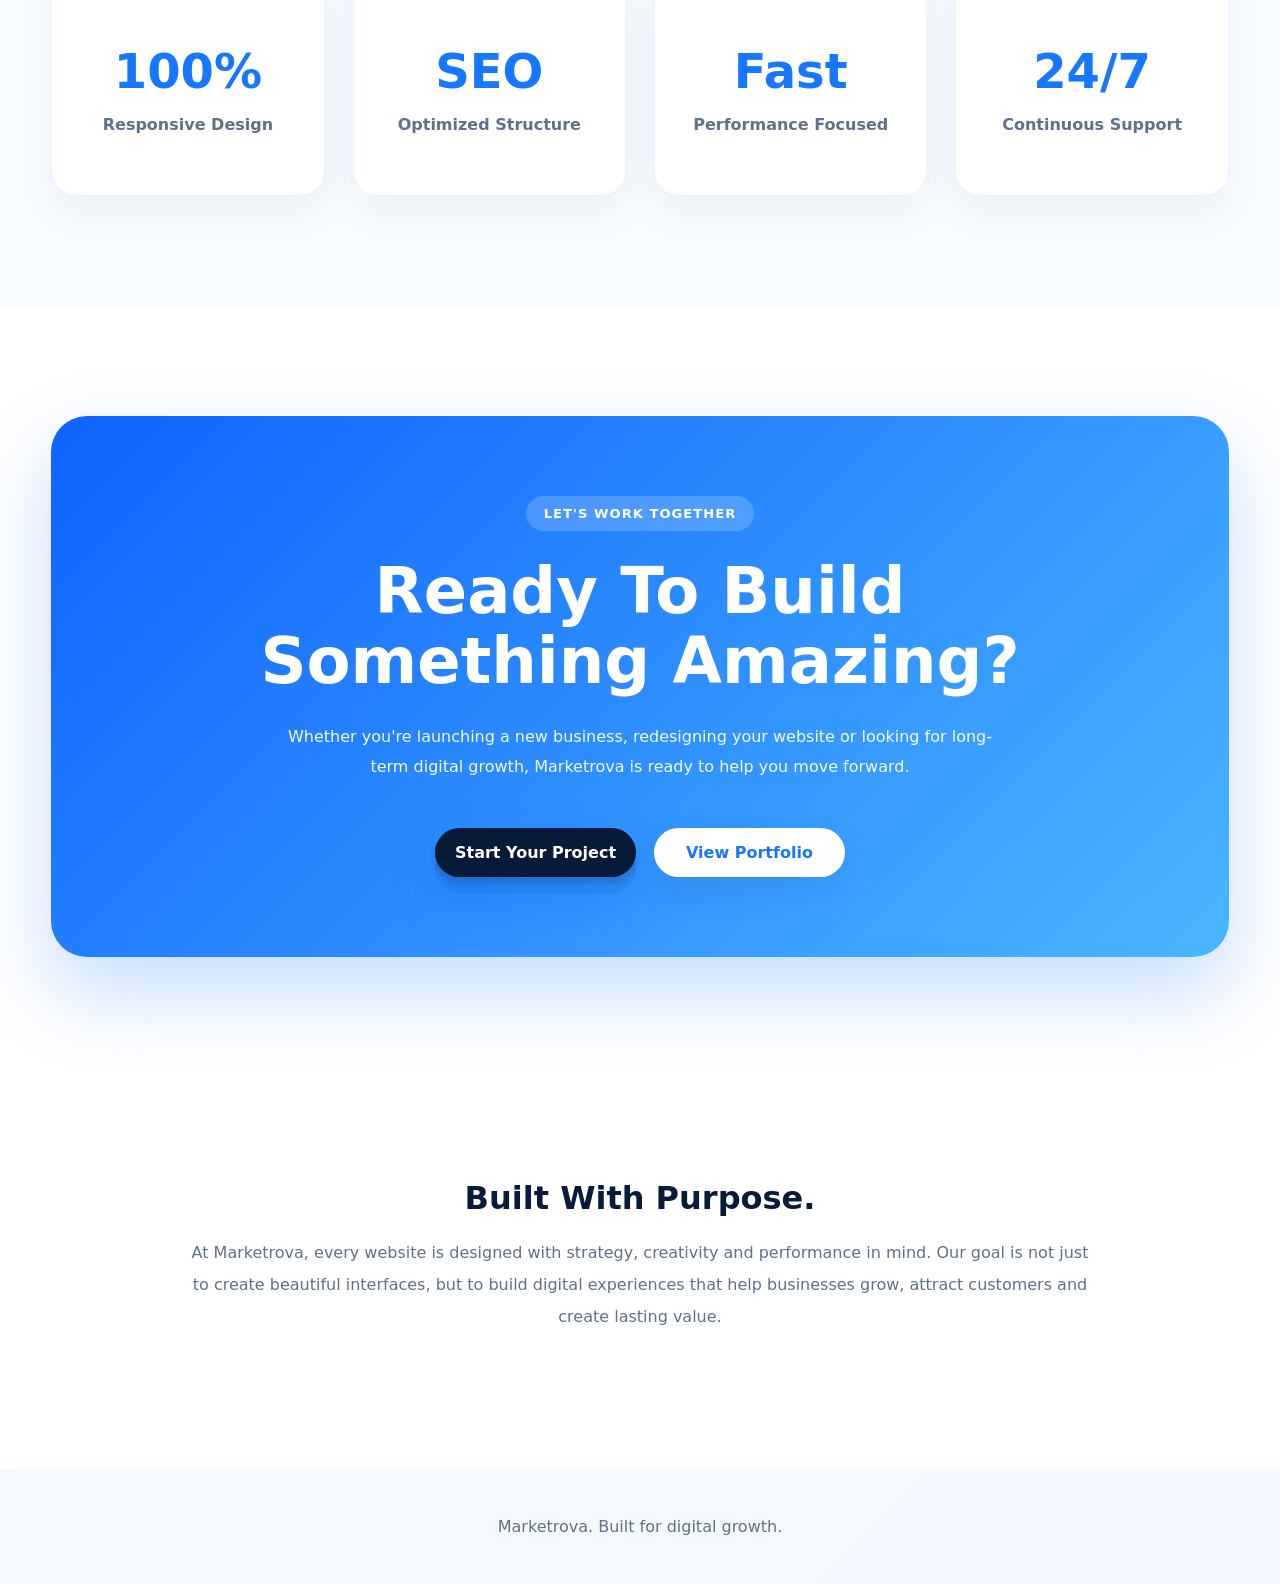
<file: about.html>
<!DOCTYPE html>
<html lang="en">
<head>
  <meta charset="UTF-8">
  <meta name="viewport" content="width=device-width, initial-scale=1.0">
  <title>About | Marketrova</title>
  <meta name="description" content="About Marketrova page structure prepared for a future visual story about digital growth thinking and working philosophy.">
  <link rel="canonical" href="https://marketrova.in/about.html">
  <meta property="og:title" content="About | Marketrova">
  <meta property="og:description" content="Marketrova's future about page will explain the studio's digital growth philosophy and process.">
  <meta property="og:type" content="website">
  <meta property="og:url" content="https://marketrova.in/about.html">
  <meta property="og:site_name" content="Marketrova">
  <meta name="theme-color" content="#f8fbff">
  <link rel="icon" href="assets/icons/favicon.svg" type="image/svg+xml">
  <link rel="stylesheet" href="assets/css/styles.css">
</head>
<body>
  <a class="skip-link" href="#main">Skip to content</a>
  <div class="site-loader" data-loader aria-hidden="true"><div class="loader-mark"><strong class="loader-brand">MARKETROVA</strong><div class="loader-line"></div><p class="loader-copy">BUILDING THE EXPERIENCE...</p></div></div>
  <header class="site-header" data-header>
    <div class="nav-shell">
      <a class="brand" href="index.html" aria-label="Marketrova home"><span class="brand-mark">M</span><span class="brand-text">Marketrova</span></a>
      <nav class="desktop-nav" aria-label="Primary navigation">
        <a class="nav-link" href="index.html">Home</a><a class="nav-link" href="services.html">Services</a><a class="nav-link" href="portfolio.html">Portfolio</a><a class="nav-link is-active" href="about.html">About</a><a class="nav-link" href="contact.html">Contact</a>
      </nav>
      <div class="nav-actions"><a class="btn btn-primary desktop-cta" href="contact.html" data-magnetic>Start growth</a><button class="menu-toggle" type="button" aria-label="Open menu" aria-expanded="false" data-menu-toggle><span></span><span></span><span></span></button></div>
    </div>
  </header>
  <div class="mobile-menu" data-mobile-menu aria-hidden="true"><nav aria-label="Mobile navigation"><a href="index.html">Home</a><a href="services.html">Services</a><a href="portfolio.html">Portfolio</a><a href="about.html">About</a><a href="contact.html">Contact</a></nav><a class="btn btn-primary mobile-cta" href="contact.html" data-magnetic>Start growth</a></div>
  <main id="main">

    <!-- =========================
         ABOUT HERO
    ========================== -->

    <section class="about-hero">

        <div class="container">

            <div class="hero-badge">
                ABOUT MARKETROVA
            </div>

            <h1>
                We Build Digital
                <span>Experiences</span>
                That Create
                Real Growth.
            </h1>

            <p class="hero-text">

                Marketrova is a modern digital agency focused on
                creating high-performing websites, strategic branding,
                SEO, and marketing solutions that help businesses
                grow with confidence.

            </p>

            <div class="hero-buttons">

                <a href="contact.html" class="btn btn-primary">
                    Start Your Project
                </a>

                <a href="portfolio.html" class="btn btn-secondary">
                    View Portfolio
                </a>

            </div>

        </div>

        <div class="hero-glow glow-one"></div>
        <div class="hero-glow glow-two"></div>

    </section>


    <!-- =========================
         WHO WE ARE
    ========================== -->

    <section class="about-section">

        <div class="container about-grid">

            <div class="about-image">

                <div class="image-card">

                    <div class="circle circle-one"></div>
                    <div class="circle circle-two"></div>

                    <div class="image-content">

                        <h3>Digital Growth</h3>

                        <p>

                            Every strategy is designed
                            to increase visibility,
                            conversions and long-term
                            business success.

                        </p>

                    </div>

                </div>

            </div>


            <div class="about-content">

                <span class="section-tag">
                    WHO WE ARE
                </span>

                <h2>

                    Creating Digital
                    Solutions That
                    Actually Work.

                </h2>

                <p>

                    We believe every business deserves a
                    professional digital presence.

                    Instead of creating ordinary websites,
                    we design modern experiences that combine
                    strategy, branding, speed and performance.

                </p>

                <p>

                    Our focus isn't only beautiful design.

                    We build websites that attract visitors,
                    improve trust, generate leads and help
                    businesses grow consistently.

                </p>

                <div class="feature-list">

                    <div class="feature-item">

                        ✔ Premium Website Design

                    </div>

                    <div class="feature-item">

                        ✔ SEO Optimized Structure

                    </div>

                    <div class="feature-item">

                        ✔ Fast Performance

                    </div>

                    <div class="feature-item">

                        ✔ Mobile First Experience

                    </div>

                </div>

            </div>

        </div>

    </section>



    <!-- =========================
         OUR STORY
    ========================== -->

    <section class="story-section">

        <div class="container">

            <div class="section-heading">

                <span>
                    OUR STORY
                </span>

                <h2>

                    From Simple Ideas
                    To Powerful Digital
                    Experiences.

                </h2>

            </div>


            <div class="story-grid">

                <div class="story-card">

                    <h3>
                        The Beginning
                    </h3>

                    <p>

                        Marketrova started with one goal:

                        Build modern digital products that
                        help businesses compete in today's
                        online world.

                    </p>

                </div>


                <div class="story-card">

                    <h3>
                        Our Vision
                    </h3>

                    <p>

                        We focus on creating digital
                        experiences that are visually
                        premium, technically strong,
                        and built for long-term growth.

                    </p>

                </div>


                <div class="story-card">

                    <h3>
                        Our Promise
                    </h3>

                    <p>

                        Every project receives attention
                        to design, performance,
                        responsiveness and user experience.

                    </p>

                </div>

            </div>

        </div>

    </section>



    <!-- =========================
         MISSION PREVIEW
    ========================== -->

    <section class="mission-preview">

        <div class="container mission-grid">

            <div>

                <span class="section-tag">

                    OUR MISSION

                </span>

                <h2>

                    Helping Businesses
                    Build Strong Digital
                    Foundations.

                </h2>

            </div>


            <div>

                <p>

                    We combine creativity,
                    technology and marketing
                    strategy to deliver websites
                    that not only look premium,
                    but also perform exceptionally
                    across every device.

                </p>

            </div>

        </div>

    </section>
    <!-- =========================
     MISSION & VISION
========================== -->

<section class="mission-section">

    <div class="container">

        <div class="section-heading center">

            <span class="section-tag">
                OUR PURPOSE
            </span>

            <h2>
                Driven By Strategy.<br>
                Powered By Creativity.
            </h2>

            <p>
                Every successful project starts with understanding
                people, solving real problems and building digital
                experiences that continue delivering value long
                after launch.
            </p>

        </div>

        <div class="mission-grid">

            <div class="mission-card">

                <div class="mission-icon">
                    🚀
                </div>

                <h3>
                    Our Mission
                </h3>

                <p>

                    To help startups, entrepreneurs and businesses
                    create modern digital experiences that increase
                    trust, improve visibility and generate measurable
                    business growth.

                </p>

            </div>


            <div class="mission-card">

                <div class="mission-icon">
                    🎯
                </div>

                <h3>
                    Our Vision
                </h3>

                <p>

                    To become a trusted digital growth partner known
                    for premium design, innovative thinking and
                    performance-focused solutions.

                </p>

            </div>

        </div>

    </div>

</section>


<!-- =========================
     CORE VALUES
========================== -->

<section class="values-section">

    <div class="container">

        <div class="section-heading">

            <span class="section-tag">
                OUR VALUES
            </span>

            <h2>

                What Defines
                Everything We Build

            </h2>

        </div>


        <div class="values-grid">

            <div class="value-card">

                <div class="value-number">
                    01
                </div>

                <h3>
                    Innovation
                </h3>

                <p>

                    We embrace modern technologies,
                    creative thinking and fresh ideas
                    that move businesses forward.

                </p>

            </div>


            <div class="value-card">

                <div class="value-number">
                    02
                </div>

                <h3>
                    Quality
                </h3>

                <p>

                    Every detail matters.

                    We build products that are
                    visually refined and technically
                    reliable.

                </p>

            </div>


            <div class="value-card">

                <div class="value-number">
                    03
                </div>

                <h3>
                    Transparency
                </h3>

                <p>

                    Honest communication,
                    realistic timelines and
                    long-term relationships
                    are our priority.

                </p>

            </div>


            <div class="value-card">

                <div class="value-number">
                    04
                </div>

                <h3>
                    Performance
                </h3>

                <p>

                    Every website is built for
                    speed, SEO, accessibility
                    and conversion.

                </p>

            </div>


            <div class="value-card">

                <div class="value-number">
                    05
                </div>

                <h3>
                    Simplicity
                </h3>

                <p>

                    Great experiences feel easy.

                    We remove complexity and
                    create intuitive interfaces.

                </p>

            </div>


            <div class="value-card">

                <div class="value-number">
                    06
                </div>

                <h3>
                    Growth
                </h3>

                <p>

                    Our work doesn't stop after
                    launch. We focus on continuous
                    improvement and measurable
                    results.

                </p>

            </div>

        </div>

    </div>

</section>


<!-- =========================
     WHY CHOOSE US
========================== -->

<section class="why-section">

    <div class="container">

        <div class="why-grid">

            <div>

                <span class="section-tag">

                    WHY MARKETROVA

                </span>

                <h2>

                    More Than A
                    Design Agency.

                </h2>

                <p>

                    We combine strategy,
                    technology and creativity
                    to deliver websites that
                    don't just look beautiful,
                    but actually perform.

                </p>

            </div>


            <div class="why-list">

                <div class="why-item">

                    ✔ Premium UI & UX Design

                </div>

                <div class="why-item">

                    ✔ SEO Friendly Structure

                </div>

                <div class="why-item">

                    ✔ Lightning Fast Performance

                </div>

                <div class="why-item">

                    ✔ Responsive On Every Device

                </div>

                <div class="why-item">

                    ✔ Modern Development Standards

                </div>

                <div class="why-item">

                    ✔ Long-Term Growth Focus

                </div>

            </div>

        </div>

    </div>

</section>
<!-- =========================
     PROCESS TIMELINE
========================== -->

<section class="timeline-section">

    <div class="container">

        <div class="section-heading center">

            <span class="section-tag">

                OUR PROCESS

            </span>

            <h2>

                A Simple Process.<br>
                Powerful Results.

            </h2>

            <p>

                Every successful project follows
                a structured workflow designed
                for clarity, speed and quality.

            </p>

        </div>


        <div class="timeline">

            <div class="timeline-item">

                <div class="timeline-number">
                    01
                </div>

                <div class="timeline-content">

                    <h3>
                        Discovery
                    </h3>

                    <p>

                        Understanding your business,
                        audience and project goals.

                    </p>

                </div>

            </div>


            <div class="timeline-item">

                <div class="timeline-number">
                    02
                </div>

                <div class="timeline-content">

                    <h3>
                        Strategy
                    </h3>

                    <p>

                        Creating a roadmap focused
                        on user experience,
                        branding and growth.

                    </p>

                </div>

            </div>


            <div class="timeline-item">

                <div class="timeline-number">
                    03
                </div>

                <div class="timeline-content">

                    <h3>
                        Design
                    </h3>

                    <p>

                        Designing modern,
                        responsive interfaces
                        with premium aesthetics.

                    </p>

                </div>

            </div>


            <div class="timeline-item">

                <div class="timeline-number">
                    04
                </div>

                <div class="timeline-content">

                    <h3>
                        Development
                    </h3>

                    <p>

                        Building fast,
                        scalable and SEO-friendly
                        digital products.

                    </p>

                </div>

            </div>


            <div class="timeline-item">

                <div class="timeline-number">
                    05
                </div>

                <div class="timeline-content">

                    <h3>
                        Launch
                    </h3>

                    <p>

                        Testing, optimizing
                        and deploying with
                        confidence.

                    </p>

                </div>

            </div>


            <div class="timeline-item">

                <div class="timeline-number">
                    06
                </div>

                <div class="timeline-content">

                    <h3>
                        Growth
                    </h3>

                    <p>

                        Continuous improvements,
                        SEO enhancements and
                        long-term support.

                    </p>

                </div>

            </div>

        </div>

    </div>

</section>



<!-- =========================
     COMPANY STATS
========================== -->

<section class="stats-section">

    <div class="container">

        <div class="stats-grid">

            <div class="stat-card">

                <h2>100%</h2>

                <p>

                    Responsive Design

                </p>

            </div>


            <div class="stat-card">

                <h2>SEO</h2>

                <p>

                    Optimized Structure

                </p>

            </div>


            <div class="stat-card">

                <h2>Fast</h2>

                <p>

                    Performance Focused

                </p>

            </div>


            <div class="stat-card">

                <h2>24/7</h2>

                <p>

                    Continuous Support

                </p>

            </div>

        </div>

    </div>

</section>
<!-- =========================
     FINAL CTA
========================== -->

<section class="about-cta">

    <div class="container">

        <div class="cta-box">

            <span class="section-tag">
                LET'S WORK TOGETHER
            </span>

            <h2>

                Ready To Build<br>
                Something Amazing?

            </h2>

            <p>

                Whether you're launching a new business,
                redesigning your website or looking for
                long-term digital growth, Marketrova is
                ready to help you move forward.

            </p>

            <div class="hero-buttons">

                <a href="contact.html" class="btn btn-primary">

                    Start Your Project

                </a>

                <a href="portfolio.html" class="btn btn-secondary">

                    View Portfolio

                </a>

            </div>

        </div>

    </div>

</section>



<!-- =========================
     ABOUT FOOTNOTE
========================== -->

<section class="about-end">

    <div class="container">

        <div class="about-end-card">

            <h3>

                Built With Purpose.

            </h3>

            <p>

                At Marketrova, every website is designed
                with strategy, creativity and performance
                in mind. Our goal is not just to create
                beautiful interfaces, but to build digital
                experiences that help businesses grow,
                attract customers and create lasting value.

            </p>

        </div>

    </div>

</section>

</main>
  <footer class="site-footer"><p>Marketrova. Built for digital growth.</p></footer>
  <div class="cursor" data-cursor></div><div class="cursor-follower" data-cursor-follower></div><div class="cursor-label" data-cursor-label>VIEW</div>
  <script src="assets/js/data.js"></script><script src="assets/js/interactions.js"></script><script src="assets/js/main.js"></script>
</body>
</html>
</file>
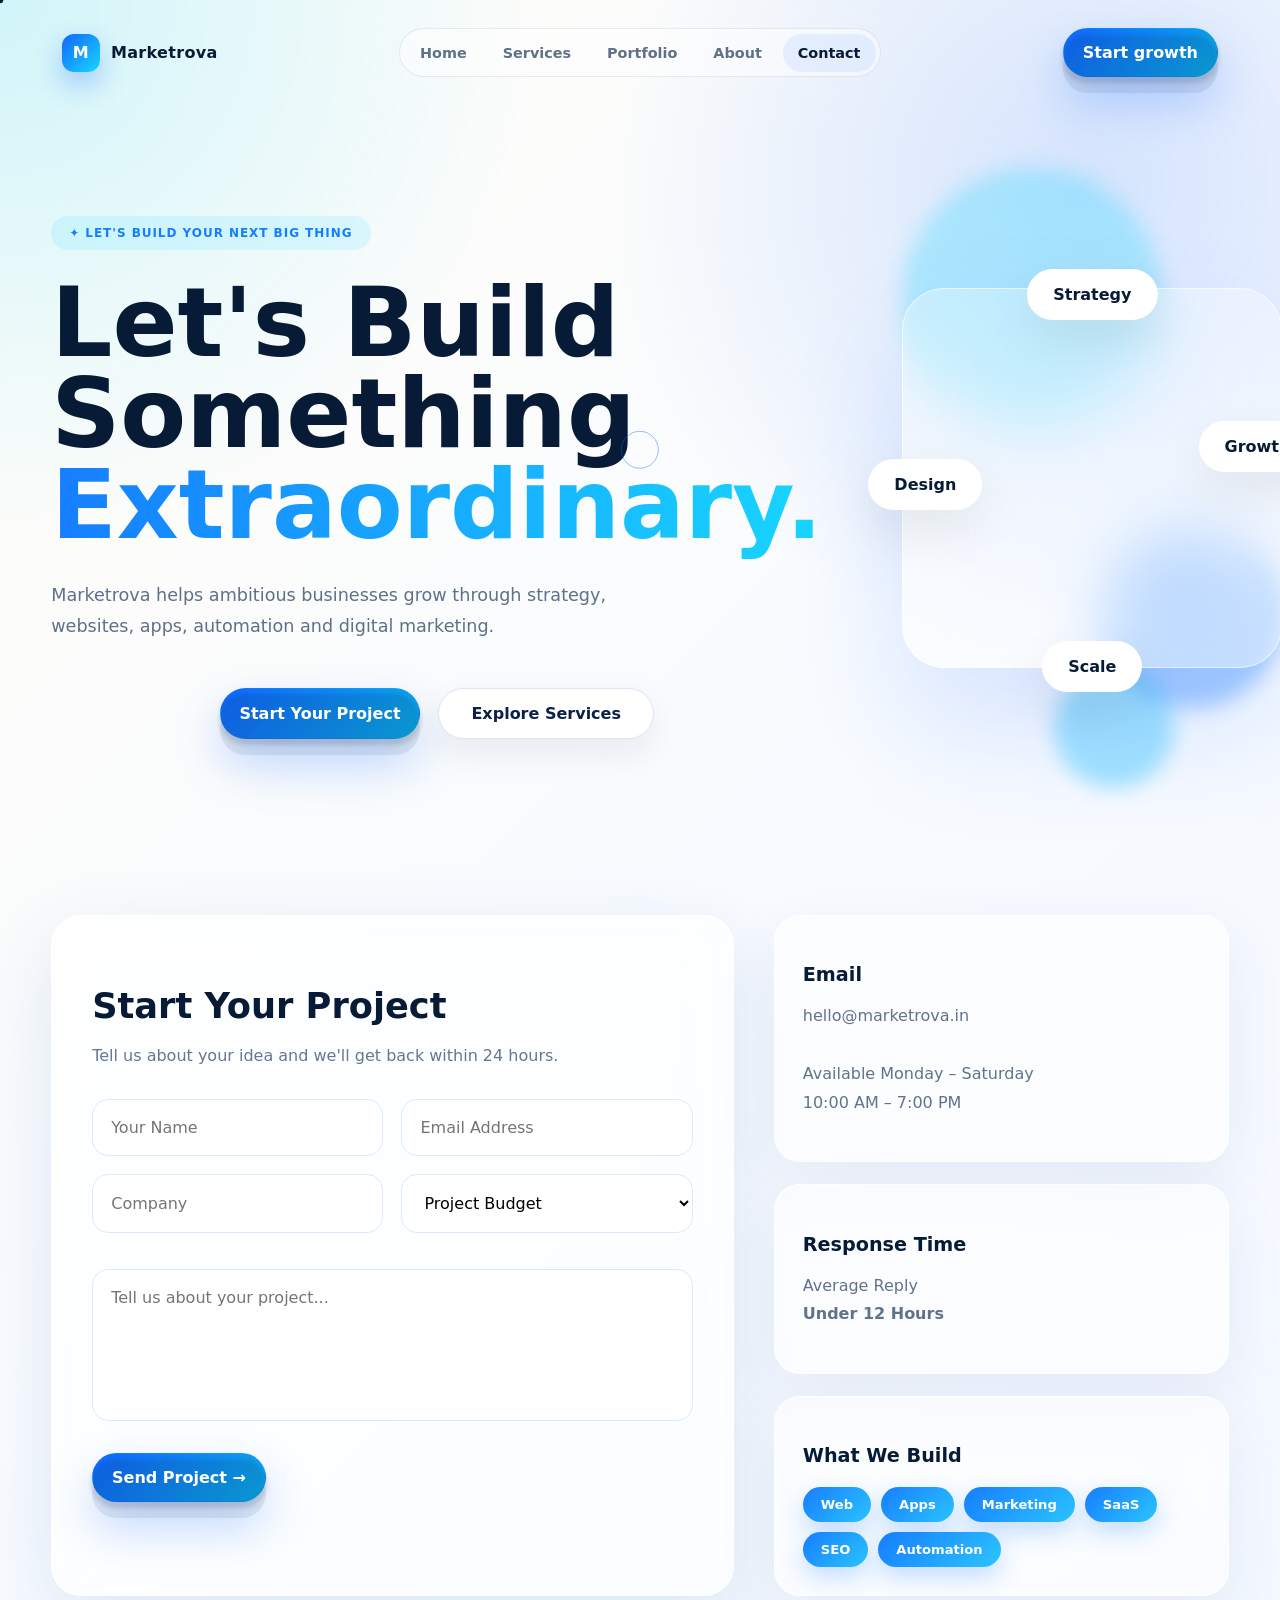
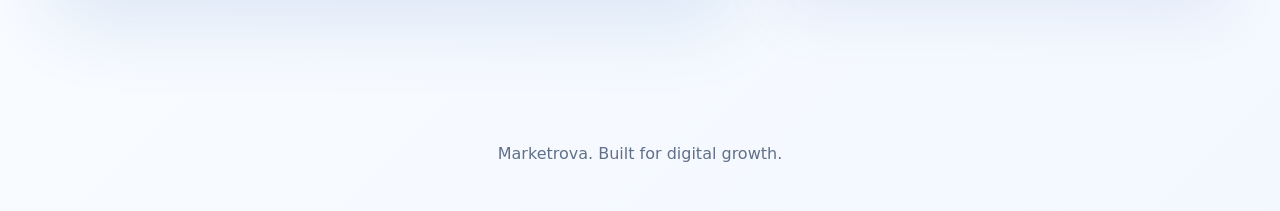
<file: contact.html>
<!DOCTYPE html>
<html lang="en">
<head>
  <meta charset="UTF-8">
  <meta name="viewport" content="width=device-width, initial-scale=1.0">
  <title>Contact | Marketrova</title>
  <meta name="description" content="Contact Marketrova page structure prepared for future interactive service selection and panda email interaction.">
  <link rel="canonical" href="https://marketrova.in/contact.html">
  <meta property="og:title" content="Contact | Marketrova">
  <meta property="og:description" content="Future Marketrova contact experience will include 3D service selection and a polished email interaction.">
  <meta property="og:type" content="website">
  <meta property="og:url" content="https://marketrova.in/contact.html">
  <meta property="og:site_name" content="Marketrova">
  <meta name="theme-color" content="#f8fbff">
  <link rel="icon" href="assets/icons/favicon.svg" type="image/svg+xml">
  <link rel="stylesheet" href="assets/css/styles.css">
</head>
<body>
  <a class="skip-link" href="#main">Skip to content</a>
  <div class="site-loader" data-loader aria-hidden="true"><div class="loader-mark"><strong class="loader-brand">MARKETROVA</strong><div class="loader-line"></div><p class="loader-copy">BUILDING THE EXPERIENCE...</p></div></div>
  <header class="site-header" data-header>
    <div class="nav-shell">
      <a class="brand" href="index.html" aria-label="Marketrova home"><span class="brand-mark">M</span><span class="brand-text">Marketrova</span></a>
      <nav class="desktop-nav" aria-label="Primary navigation">
        <a class="nav-link" href="index.html">Home</a><a class="nav-link" href="services.html">Services</a><a class="nav-link" href="portfolio.html">Portfolio</a><a class="nav-link" href="about.html">About</a><a class="nav-link is-active" href="contact.html">Contact</a>
      </nav>
      <div class="nav-actions"><a class="btn btn-primary desktop-cta" href="contact.html" data-magnetic>Start growth</a><button class="menu-toggle" type="button" aria-label="Open menu" aria-expanded="false" data-menu-toggle><span></span><span></span><span></span></button></div>
    </div>
  </header>
  <div class="mobile-menu" data-mobile-menu aria-hidden="true"><nav aria-label="Mobile navigation"><a href="index.html">Home</a><a href="services.html">Services</a><a href="portfolio.html">Portfolio</a><a href="about.html">About</a><a href="contact.html">Contact</a></nav><a class="btn btn-primary mobile-cta" href="contact.html" data-magnetic>Start growth</a></div>
  <main id="main" class="contact-page">

  <section class="contact-hero">

    <div class="contact-left" data-animate>

      <span class="hero-tag">
        ✦ LET'S BUILD YOUR NEXT BIG THING
      </span>

      <h1>
        Let's Build<br>
        Something<br>
        <span>Extraordinary.</span>
      </h1>

      <p>
        Marketrova helps ambitious businesses grow through
        strategy, websites, apps, automation and digital
        marketing.
      </p>

      <div class="hero-buttons">

        <a href="#contact-form" class="btn btn-primary">
          Start Your Project
        </a>

        <a href="services.html" class="btn btn-secondary">
          Explore Services
        </a>

      </div>

    </div>


    <div class="contact-right">

      <div class="orb orb-1"></div>
      <div class="orb orb-2"></div>
      <div class="orb orb-3"></div>

      <div class="glass-cube">

        <div class="cube-card">
          <span>Strategy</span>
        </div>

        <div class="cube-card">
          <span>Design</span>
        </div>

        <div class="cube-card">
          <span>Growth</span>
        </div>

        <div class="cube-card">
          <span>Scale</span>
        </div>

      </div>

    </div>

  </section>


  <section class="contact-grid">

    <div class="contact-form-card" id="contact-form">

      <h2>Start Your Project</h2>

      <p>
        Tell us about your idea and we'll get back within
        24 hours.
      </p>

      <form id="contactForm">

        <div class="grid-2">

          <input
type="text"
name="name"
placeholder="Your Name"
required>

          <input
type="email"
name="email"
placeholder="Email Address"
required>
        </div>

        <div class="grid-2">

          <input
type="text"
name="company"
placeholder="Company">

          <select name="budget">

            <option>Project Budget</option>
            <option>$500 - $2,000</option>
            <option>$2,000 - $5,000</option>
            <option>$5,000+</option>

          </select>

        </div>

        <textarea
name="message"
rows="6"
placeholder="Tell us about your project..."
required></textarea>

        <button type="submit" class="btn btn-primary">

          Send Project →

        </button>

      </form>

    </div>


    <div class="contact-info">

      <div class="info-card">

        <h3>Email</h3>

       <p>
hello@marketrova.in
<br><br>
Available Monday – Saturday
<br>
10:00 AM – 7:00 PM
</p>

      </div>

      <div class="info-card">

        <h3>Response Time</h3>

       <p>
Average Reply
<br><strong>Under 12 Hours</strong>
</p>

      </div>

      <div class="info-card">

        <h3>What We Build</h3>

        <div class="service-tags">

          <span>Web</span>
          <span>Apps</span>
          <span>Marketing</span>
          <span>SaaS</span>
          <span>SEO</span>
          <span>Automation</span>

        </div>

      </div>

    </div>

  </section>

</main>
  </main>
  <footer class="site-footer"><p>Marketrova. Built for digital growth.</p></footer>
  <div class="cursor" data-cursor></div><div class="cursor-follower" data-cursor-follower></div><div class="cursor-label" data-cursor-label>VIEW</div>
  <script src="assets/js/data.js"></script><script src="assets/js/interactions.js"></script><script src="assets/js/main.js"></script>
</body>
</html>
</file>
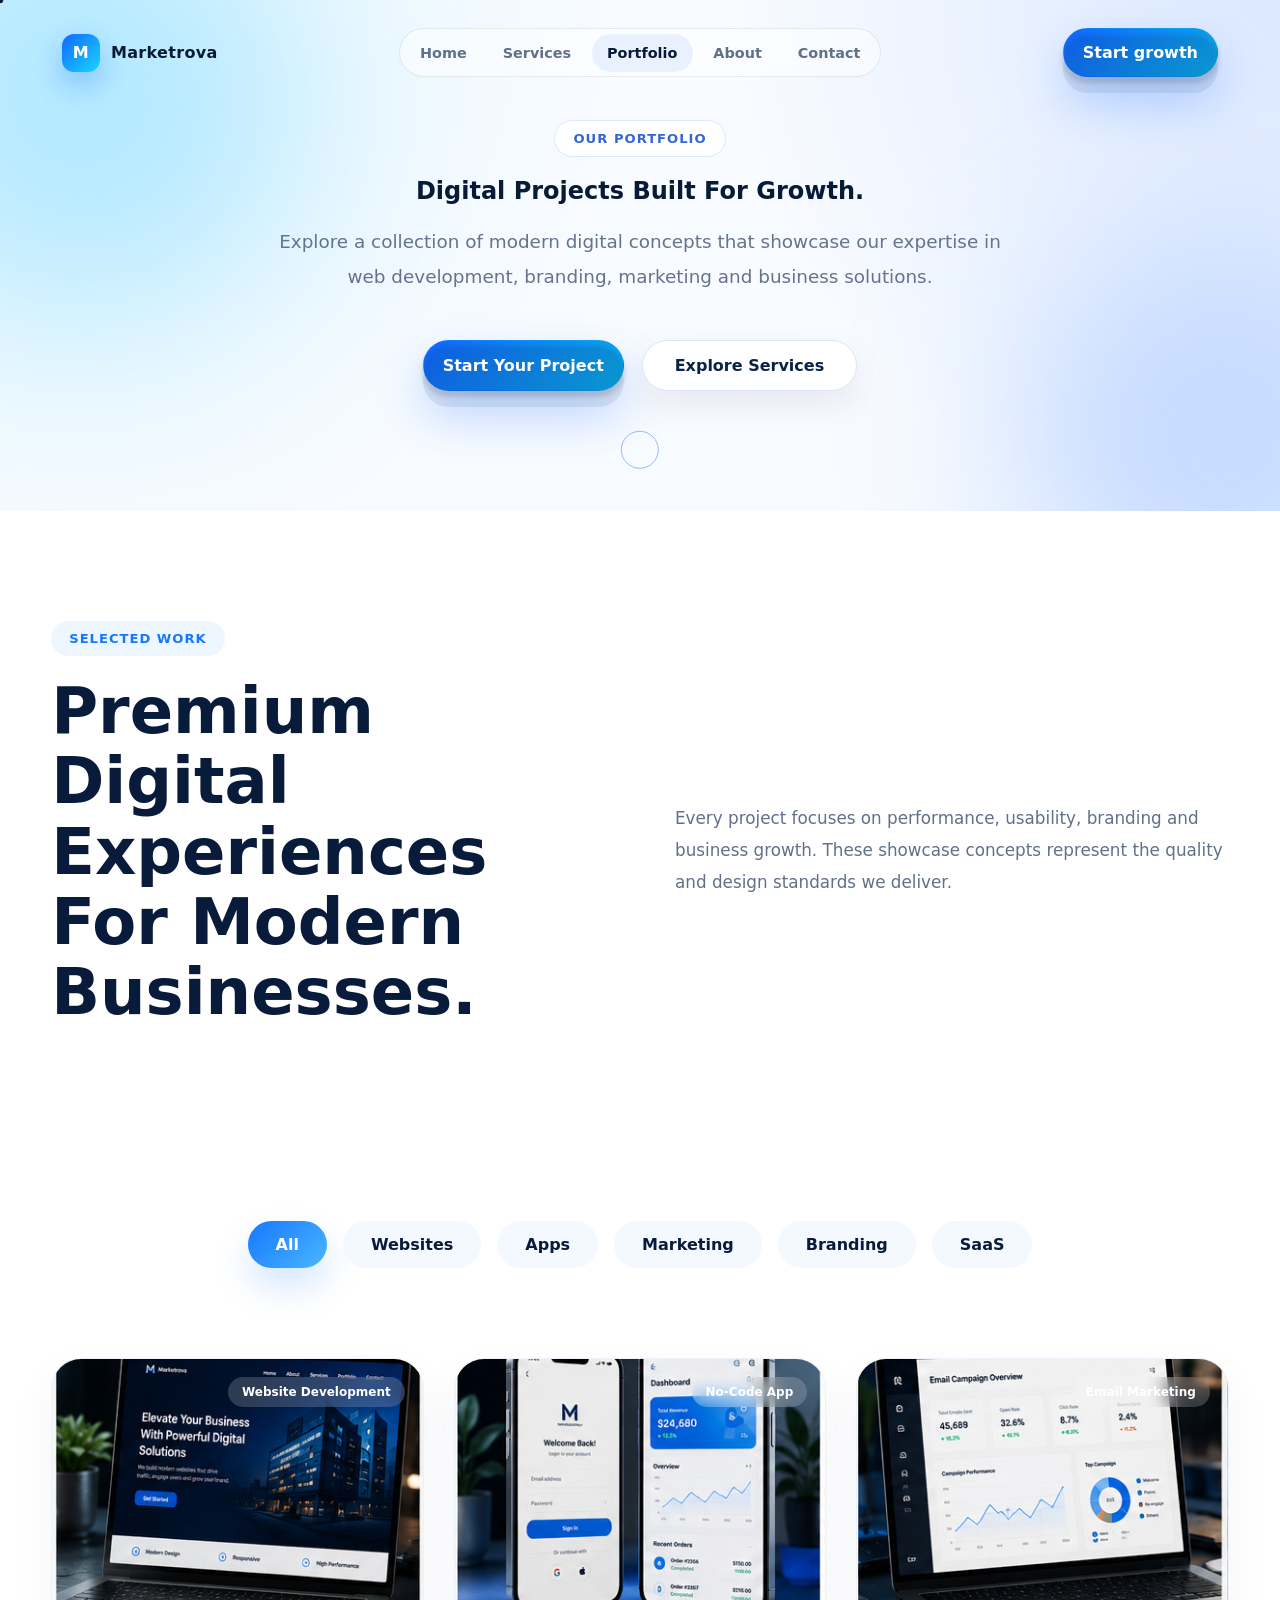
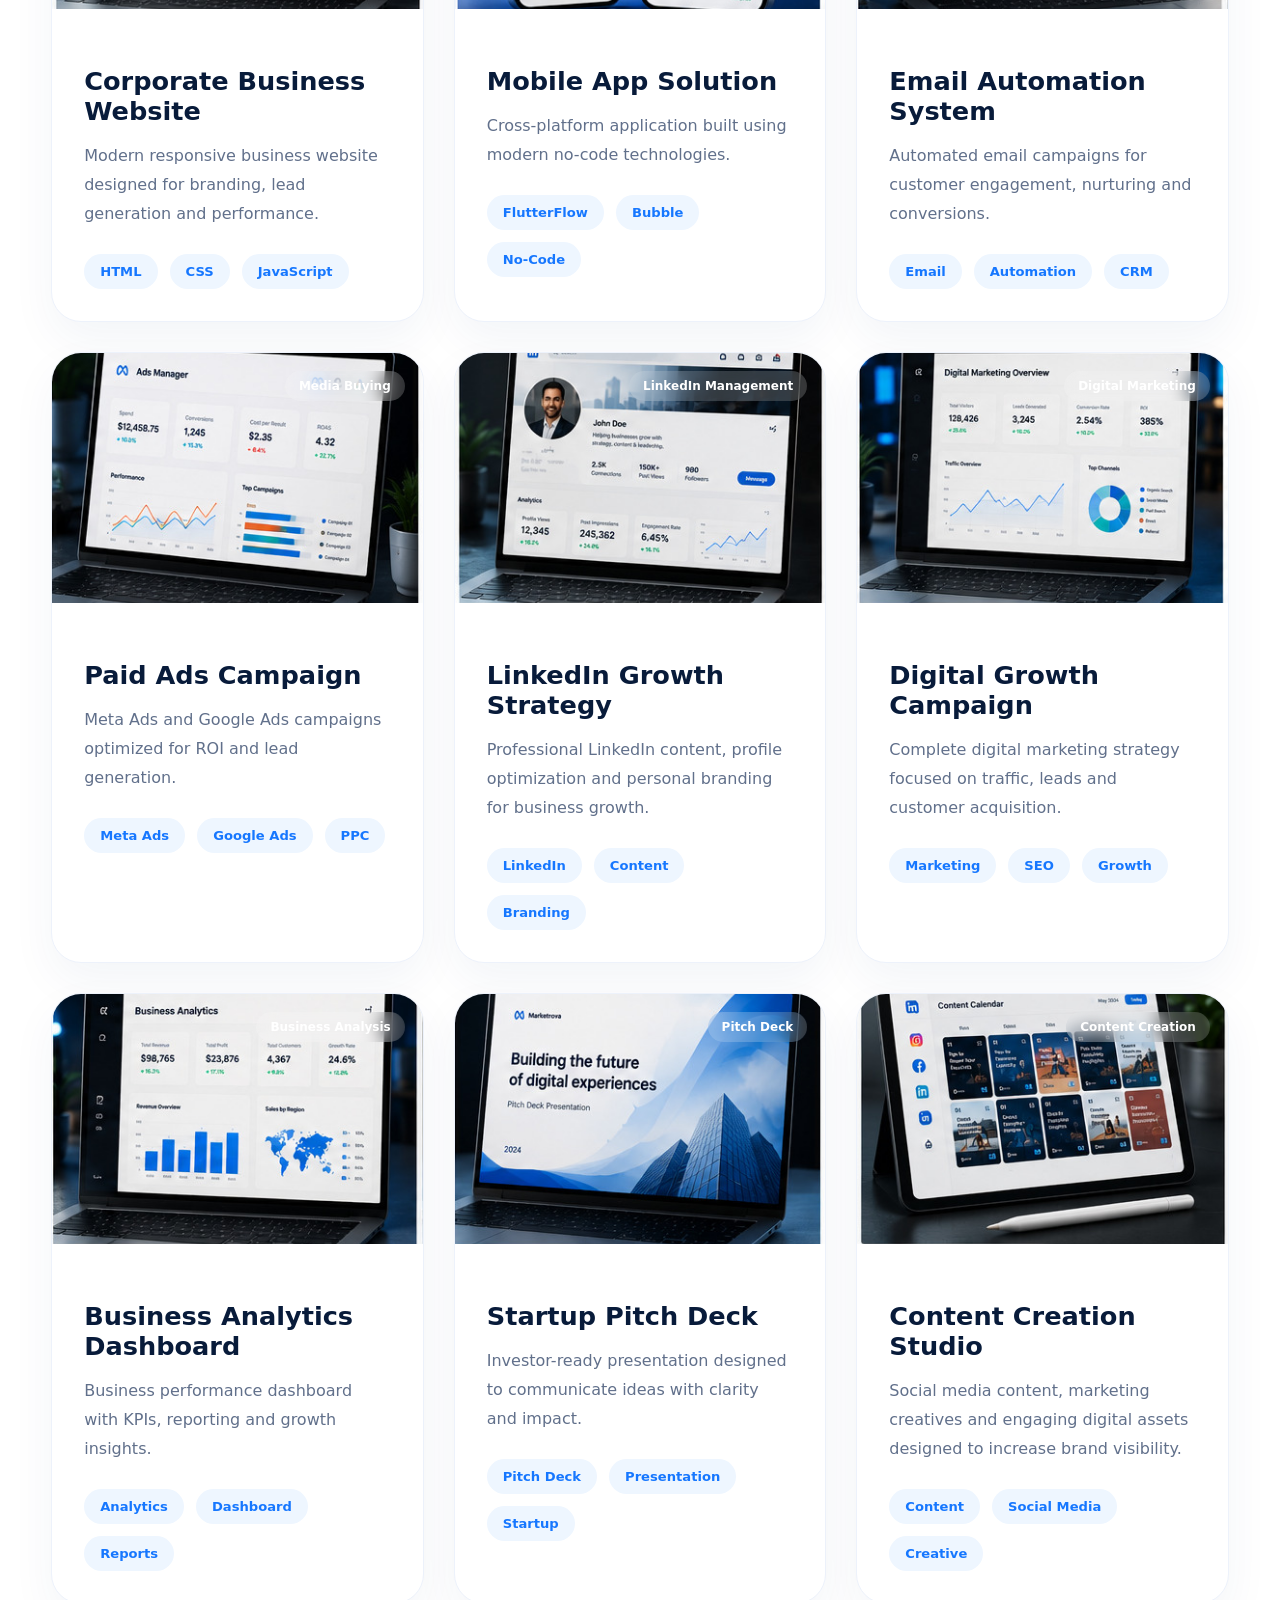
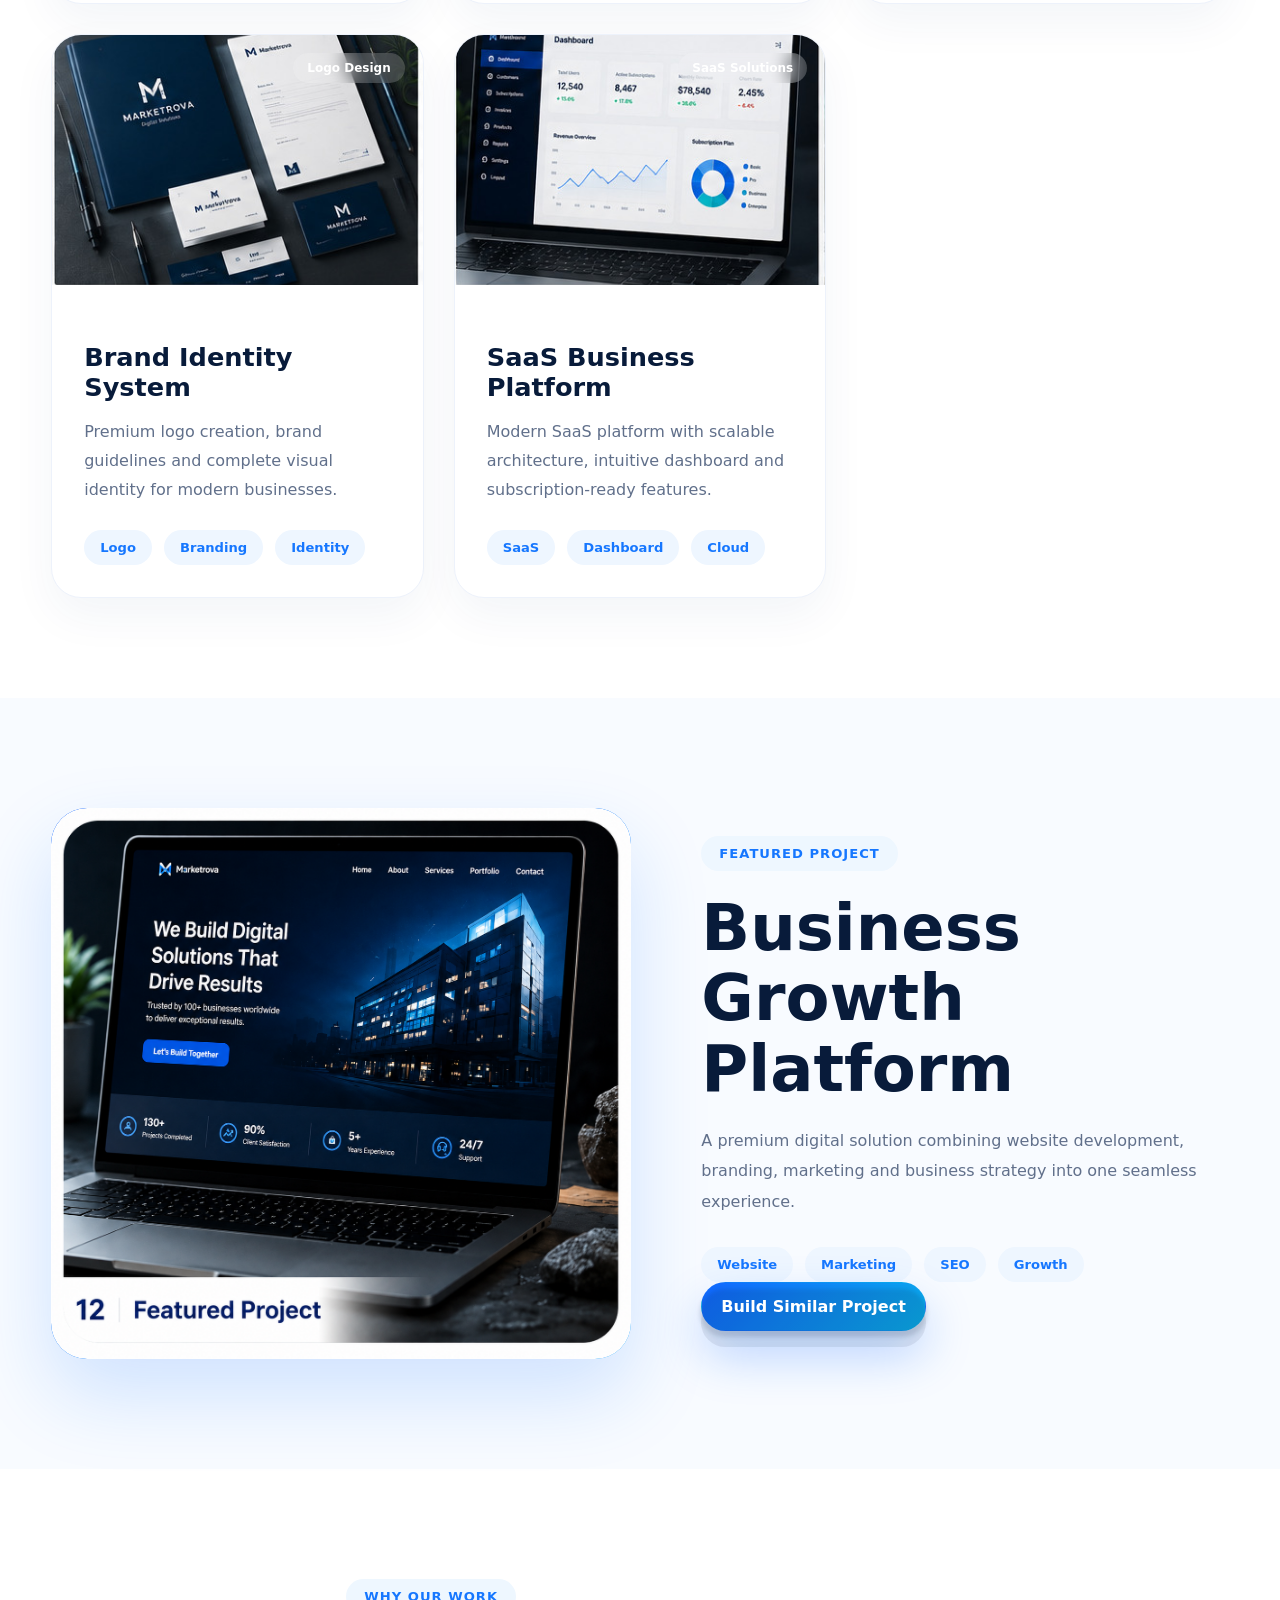
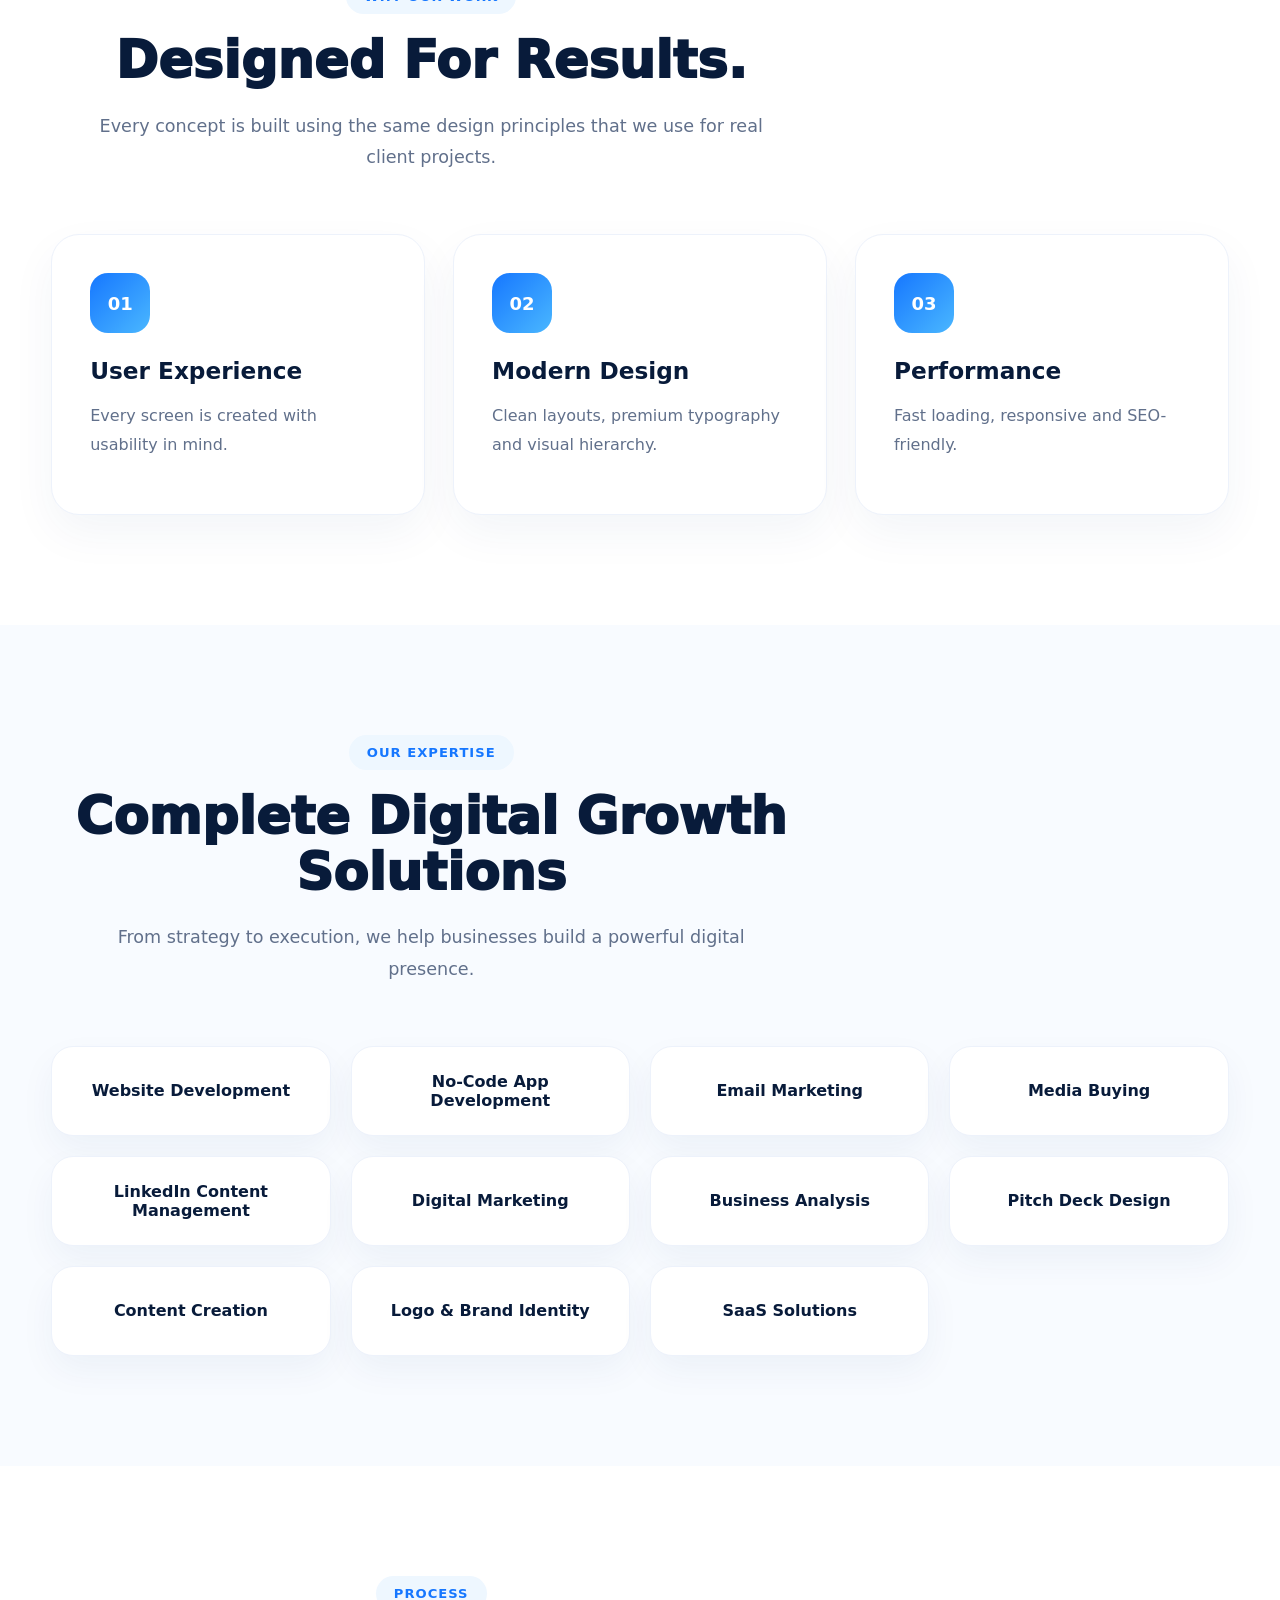
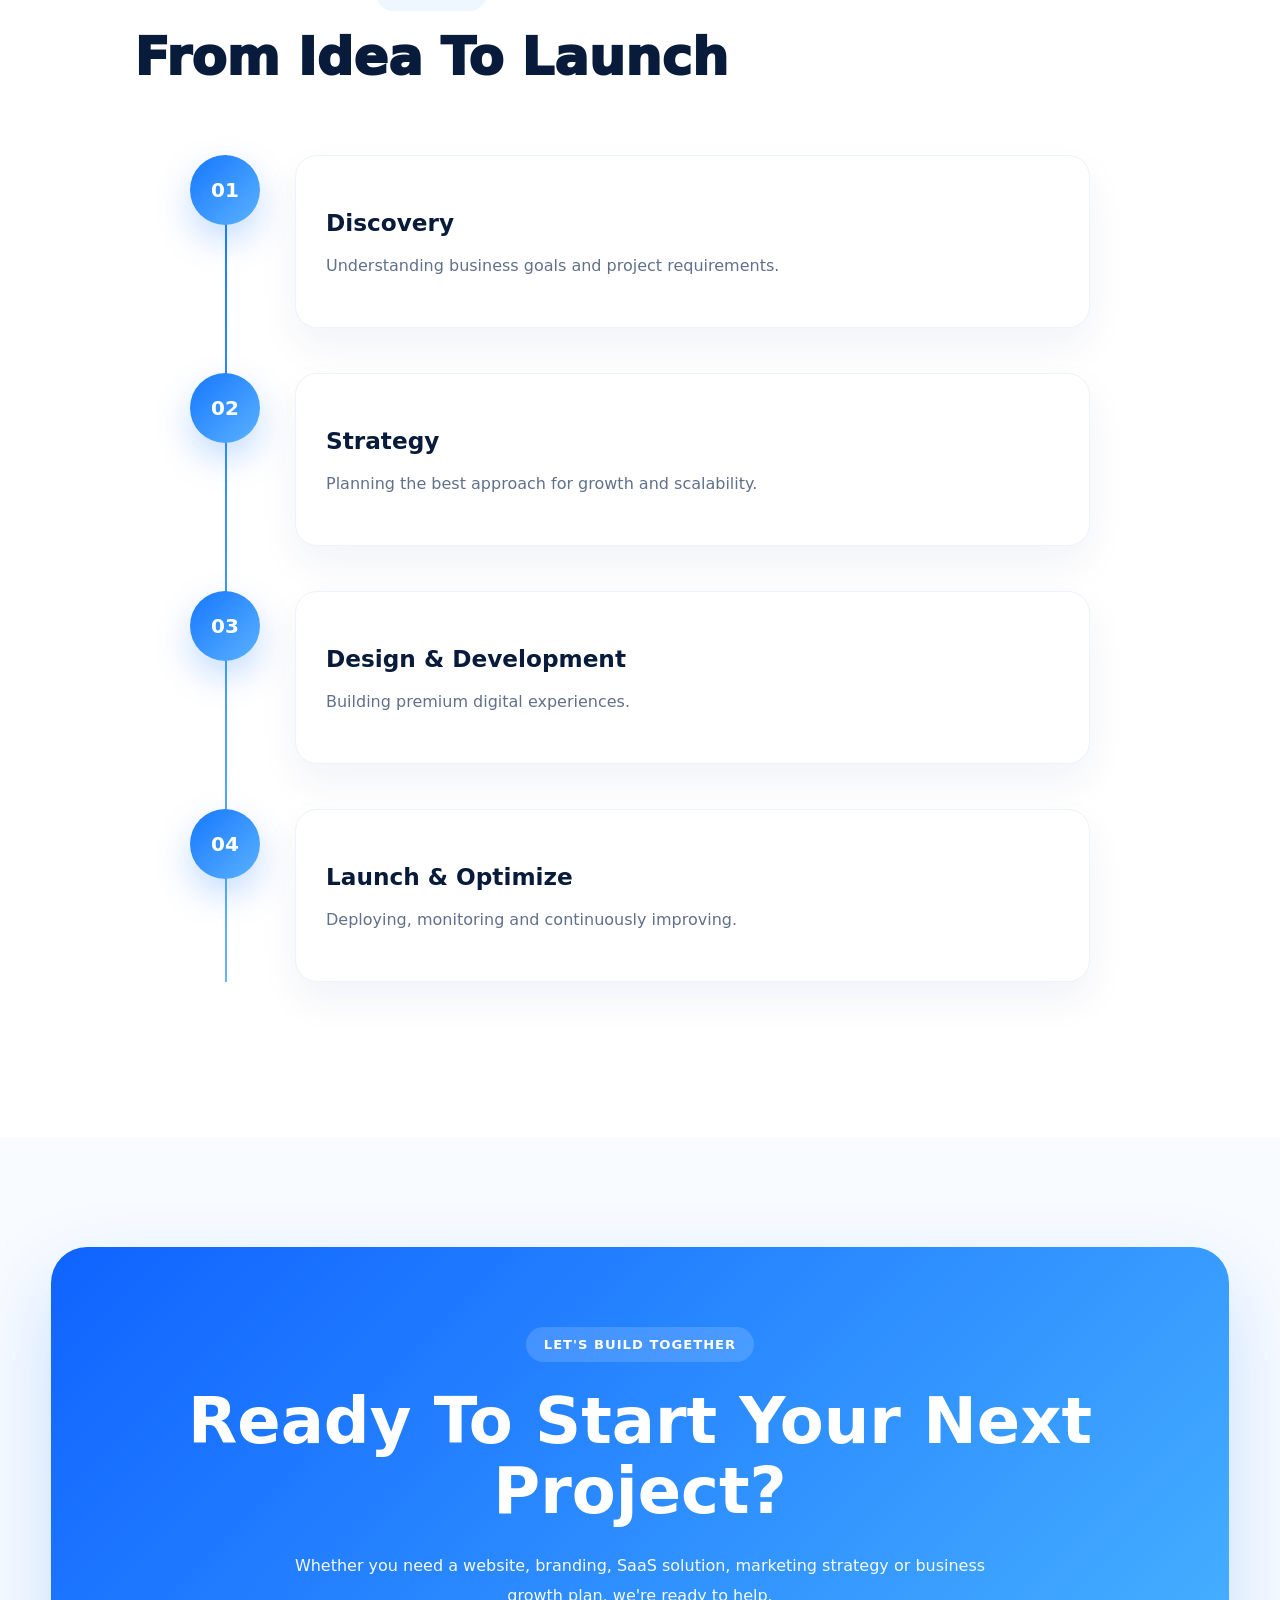
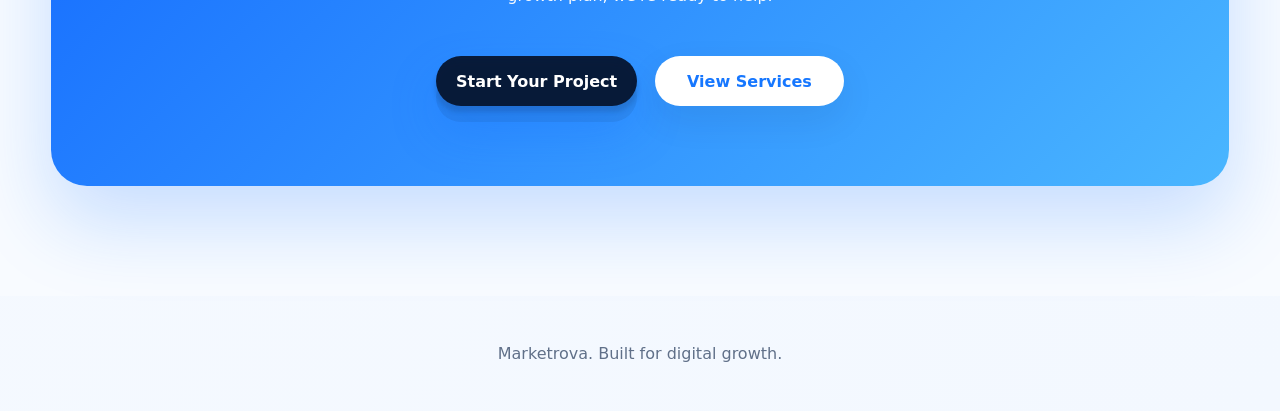
<file: portfolio.html>
<!DOCTYPE html>
<html lang="en">
<head>
  <meta charset="UTF-8">
  <meta name="viewport" content="width=device-width, initial-scale=1.0">
  <title>Portfolio | Marketrova</title>
  <meta name="description" content="Marketrova portfolio page structure prepared for future cinematic case studies without fake project results.">
  <link rel="canonical" href="https://marketrova.in/portfolio.html">
  <meta property="og:title" content="Portfolio | Marketrova">
  <meta property="og:description" content="Future Marketrova case studies will live here with real project details and verified results.">
  <meta property="og:type" content="website">
  <meta property="og:url" content="https://marketrova.in/portfolio.html">
  <meta property="og:site_name" content="Marketrova">
  <meta name="theme-color" content="#f8fbff">
  <link rel="icon" href="assets/icons/favicon.svg" type="image/svg+xml">
  <link rel="stylesheet" href="assets/css/styles.css">
</head>
<body>
  <a class="skip-link" href="#main">Skip to content</a>
  <div class="site-loader" data-loader aria-hidden="true"><div class="loader-mark"><strong class="loader-brand">MARKETROVA</strong><div class="loader-line"></div><p class="loader-copy">BUILDING THE EXPERIENCE...</p></div></div>
  <header class="site-header" data-header>
    <div class="nav-shell">
      <a class="brand" href="index.html" aria-label="Marketrova home"><span class="brand-mark">M</span><span class="brand-text">Marketrova</span></a>
      <nav class="desktop-nav" aria-label="Primary navigation">
        <a class="nav-link" href="index.html">Home</a><a class="nav-link" href="services.html">Services</a><a class="nav-link is-active" href="portfolio.html">Portfolio</a><a class="nav-link" href="about.html">About</a><a class="nav-link" href="contact.html">Contact</a>
      </nav>
      <div class="nav-actions"><a class="btn btn-primary desktop-cta" href="contact.html" data-magnetic>Start growth</a><button class="menu-toggle" type="button" aria-label="Open menu" aria-expanded="false" data-menu-toggle><span></span><span></span><span></span></button></div>
    </div>
  </header>
  <div class="mobile-menu" data-mobile-menu aria-hidden="true"><nav aria-label="Mobile navigation"><a href="index.html">Home</a><a href="services.html">Services</a><a href="portfolio.html">Portfolio</a><a href="about.html">About</a><a href="contact.html">Contact</a></nav><a class="btn btn-primary mobile-cta" href="contact.html" data-magnetic>Start growth</a></div>
  <main id="main">

    <!-- =========================
         PORTFOLIO HERO
    ========================== -->

    <section class="portfolio-hero">

        <div class="container">

            <div class="hero-badge">
                OUR PORTFOLIO
            </div>

            <h1>

                Digital Projects
                <span>Built For</span>
                Growth.

            </h1>

            <p class="hero-text">

                Explore a collection of modern digital concepts that
                showcase our expertise in web development,
                branding, marketing and business solutions.

            </p>

            <div class="hero-buttons">

                <a href="contact.html" class="btn btn-primary">

                    Start Your Project

                </a>

                <a href="services.html" class="btn btn-secondary">

                    Explore Services

                </a>

            </div>

        </div>

        <div class="hero-glow glow-one"></div>
        <div class="hero-glow glow-two"></div>

    </section>


    <!-- =========================
         INTRO
    ========================== -->

    <section class="portfolio-intro">

        <div class="container intro-grid">

            <div>

                <span class="section-tag">

                    SELECTED WORK

                </span>

                <h2>

                    Premium Digital
                    Experiences For
                    Modern Businesses.

                </h2>

            </div>

            <div>

                <p>

                    Every project focuses on performance,
                    usability, branding and business growth.
                    These showcase concepts represent the
                    quality and design standards we deliver.

                </p>

            </div>

        </div>

    </section>


    <!-- =========================
         FILTERS
    ========================== -->

    <section class="portfolio-filter">

        <div class="container">

            <div class="filter-buttons">

                <button class="active">
                    All
                </button>

                <button>
                    Websites
                </button>

                <button>
                    Apps
                </button>

                <button>
                    Marketing
                </button>

                <button>
                    Branding
                </button>

                <button>
                    SaaS
                </button>

            </div>

        </div>

    </section>


   <!-- =========================
     PORTFOLIO PROJECTS
========================== -->

<section class="portfolio-projects">

    <div class="container">

        <div class="project-grid">

            <!-- ================= CARD 1 ================= -->

            <article class="project-card">

                <div class="project-image">

                   <img
        src="assets/images/portfolio/image_part_001.jpg"
        alt="Corporate Business Website">

                    <span class="project-badge">

                        Website Development

                    </span>

                </div>

                <div class="project-content">

                    <h3>

                        Corporate Business Website

                    </h3>

                    <p>

                        Modern responsive business website
                        designed for branding,
                        lead generation and performance.

                    </p>

                    <div class="project-tags">

                        <span>HTML</span>
                        <span>CSS</span>
                        <span>JavaScript</span>

                    </div>

                </div>

            </article>


            <!-- ================= CARD 2 ================= -->

            <article class="project-card">

                <div class="project-image">

                    <img src="assets/images/portfolio/image_part_002.jpg" alt="No-Code App Development Project">

                    <span class="project-badge">

                        No-Code App

                    </span>

                </div>

                <div class="project-content">

                    <h3>

                        Mobile App Solution

                    </h3>

                    <p>

                        Cross-platform application
                        built using modern
                        no-code technologies.

                    </p>

                    <div class="project-tags">

                        <span>FlutterFlow</span>
                        <span>Bubble</span>
                        <span>No-Code</span>

                    </div>

                </div>

            </article>


            <!-- ================= CARD 3 ================= -->

            <article class="project-card">

                <div class="project-image">

                    <img src="assets/images/portfolio/image_part_003.jpg" alt="Email Marketing Project">

                    <span class="project-badge">

                        Email Marketing

                    </span>

                </div>

                <div class="project-content">

                    <h3>

                        Email Automation System

                    </h3>

                    <p>

                        Automated email campaigns
                        for customer engagement,
                        nurturing and conversions.

                    </p>

                    <div class="project-tags">

                        <span>Email</span>
                        <span>Automation</span>
                        <span>CRM</span>

                    </div>

                </div>

            </article>


            <!-- ================= CARD 4 ================= -->

            <article class="project-card">

                <div class="project-image">

                    <img src="assets/images/portfolio/image_part_004.jpg" alt="Media Buying Project">

                    <span class="project-badge">

                        Media Buying

                    </span>

                </div>

                <div class="project-content">

                    <h3>

                        Paid Ads Campaign

                    </h3>

                    <p>

                        Meta Ads and Google Ads
                        campaigns optimized for
                        ROI and lead generation.

                    </p>

                    <div class="project-tags">

                        <span>Meta Ads</span>
                        <span>Google Ads</span>
                        <span>PPC</span>

                    </div>

                </div>

            </article>
                        <!-- ================= CARD 5 ================= -->

            <article class="project-card">

                <div class="project-image">

                    <img src="assets/images/portfolio/image_part_005.jpg" alt="LinkedIn Management Project">

                    <span class="project-badge">

                        LinkedIn Management

                    </span>

                </div>

                <div class="project-content">

                    <h3>

                        LinkedIn Growth Strategy

                    </h3>

                    <p>

                        Professional LinkedIn content,
                        profile optimization and personal
                        branding for business growth.

                    </p>

                    <div class="project-tags">

                        <span>LinkedIn</span>
                        <span>Content</span>
                        <span>Branding</span>

                    </div>

                </div>

            </article>


            <!-- ================= CARD 6 ================= -->

            <article class="project-card">

                <div class="project-image">

                    <img src="assets/images/portfolio/image_part_006.jpg" alt="Digital Marketing Project">

                    <span class="project-badge">

                        Digital Marketing

                    </span>

                </div>

                <div class="project-content">

                    <h3>

                        Digital Growth Campaign

                    </h3>

                    <p>

                        Complete digital marketing
                        strategy focused on traffic,
                        leads and customer acquisition.

                    </p>

                    <div class="project-tags">

                        <span>Marketing</span>
                        <span>SEO</span>
                        <span>Growth</span>

                    </div>

                </div>

            </article>


            <!-- ================= CARD 7 ================= -->

            <article class="project-card">

                <div class="project-image">

                    <img src="assets/images/portfolio/image_part_007.jpg" alt="Business Analysis Project">

                    <span class="project-badge">

                        Business Analysis

                    </span>

                </div>

                <div class="project-content">

                    <h3>

                        Business Analytics Dashboard

                    </h3>

                    <p>

                        Business performance dashboard
                        with KPIs, reporting and
                        growth insights.

                    </p>

                    <div class="project-tags">

                        <span>Analytics</span>
                        <span>Dashboard</span>
                        <span>Reports</span>

                    </div>

                </div>

            </article>


            <!-- ================= CARD 8 ================= -->

            <article class="project-card">

                <div class="project-image">

                    <img src="assets/images/portfolio/image_part_008.jpg" alt="Pitch Deck Project">

                    <span class="project-badge">

                        Pitch Deck

                    </span>

                </div>

                <div class="project-content">

                    <h3>

                        Startup Pitch Deck

                    </h3>

                    <p>

                        Investor-ready presentation
                        designed to communicate ideas
                        with clarity and impact.

                    </p>

                    <div class="project-tags">

                        <span>Pitch Deck</span>
                        <span>Presentation</span>
                        <span>Startup</span>

                    </div>

                </div>

            </article>
                        <!-- ================= CARD 9 ================= -->

            <article class="project-card">

                <div class="project-image">

                    <img src="assets/images/portfolio/image_part_009.jpg" alt="Content Creation Project">

                    <span class="project-badge">

                        Content Creation

                    </span>

                </div>

                <div class="project-content">

                    <h3>

                        Content Creation Studio

                    </h3>

                    <p>

                        Social media content,
                        marketing creatives and
                        engaging digital assets
                        designed to increase brand visibility.

                    </p>

                    <div class="project-tags">

                        <span>Content</span>
                        <span>Social Media</span>
                        <span>Creative</span>

                    </div>

                </div>

            </article>


            <!-- ================= CARD 10 ================= -->

            <article class="project-card">

                <div class="project-image">

                    <img src="assets/images/portfolio/image_part_010.jpg" alt="Logo Design Project">

                    <span class="project-badge">

                        Logo Design

                    </span>

                </div>

                <div class="project-content">

                    <h3>

                        Brand Identity System

                    </h3>

                    <p>

                        Premium logo creation,
                        brand guidelines and
                        complete visual identity
                        for modern businesses.

                    </p>

                    <div class="project-tags">

                        <span>Logo</span>
                        <span>Branding</span>
                        <span>Identity</span>

                    </div>

                </div>

            </article>


            <!-- ================= CARD 11 ================= -->

            <article class="project-card">

                <div class="project-image">

                    <img src="assets/images/portfolio/image_part_011.jpg" alt="SaaS Solutions Project">

                    <span class="project-badge">

                        SaaS Solutions

                    </span>

                </div>

                <div class="project-content">

                    <h3>

                        SaaS Business Platform

                    </h3>

                    <p>

                        Modern SaaS platform with
                        scalable architecture,
                        intuitive dashboard and
                        subscription-ready features.

                    </p>

                    <div class="project-tags">

                        <span>SaaS</span>
                        <span>Dashboard</span>
                        <span>Cloud</span>

                    </div>

                </div>

            </article>

        </div>

    </div>

</section>


<!-- =========================
     FEATURED PROJECT
========================== -->

<section class="featured-project">

    <div class="container featured-grid">

        <div class="featured-image">

            <img src="assets/images/portfolio/image_part_012.png" alt="Featured Project">

        </div>

        <div class="featured-content">

            <span class="section-tag">

                FEATURED PROJECT

            </span>

            <h2>

                Business Growth
                Platform

            </h2>

            <p>

                A premium digital solution combining
                website development, branding,
                marketing and business strategy into
                one seamless experience.

            </p>

            <div class="project-tags">

                <span>Website</span>
                <span>Marketing</span>
                <span>SEO</span>
                <span>Growth</span>

            </div>

            <a href="contact.html"
               class="btn btn-primary">

                Build Similar Project

            </a>

        </div>

    </div>

</section>


<!-- =========================
     WHY OUR WORK
========================== -->

<section class="portfolio-benefits">

    <div class="container">

        <div class="section-heading center">

            <span class="section-tag">

                WHY OUR WORK

            </span>

            <h2>

                Designed For
                Results.

            </h2>

            <p>

                Every concept is built using the
                same design principles that we use
                for real client projects.

            </p>

        </div>

        <div class="values-grid">

            <div class="value-card">

                <div class="value-number">01</div>

                <h3>

                    User Experience

                </h3>

                <p>

                    Every screen is created with
                    usability in mind.

                </p>

            </div>

            <div class="value-card">

                <div class="value-number">02</div>

                <h3>

                    Modern Design

                </h3>

                <p>

                    Clean layouts,
                    premium typography
                    and visual hierarchy.

                </p>

            </div>

            <div class="value-card">

                <div class="value-number">03</div>

                <h3>

                    Performance

                </h3>

                <p>

                    Fast loading,
                    responsive and
                    SEO-friendly.

                </p>

            </div>

        </div>

    </div>

</section>
<!-- =========================
     SERVICES SHOWCASE
========================== -->

<section class="portfolio-services">

    <div class="container">

        <div class="section-heading center">

            <span class="section-tag">

                OUR EXPERTISE

            </span>

            <h2>

                Complete Digital
                Growth Solutions

            </h2>

            <p>

                From strategy to execution, we help businesses
                build a powerful digital presence.

            </p>

        </div>

        <div class="services-grid">

            <div class="service-chip">Website Development</div>

            <div class="service-chip">No-Code App Development</div>

            <div class="service-chip">Email Marketing</div>

            <div class="service-chip">Media Buying</div>

            <div class="service-chip">LinkedIn Content Management</div>

            <div class="service-chip">Digital Marketing</div>

            <div class="service-chip">Business Analysis</div>

            <div class="service-chip">Pitch Deck Design</div>

            <div class="service-chip">Content Creation</div>

            <div class="service-chip">Logo & Brand Identity</div>

            <div class="service-chip">SaaS Solutions</div>

        </div>

    </div>

</section>


<!-- =========================
     OUR PROCESS
========================== -->

<section class="portfolio-process">

    <div class="container">

        <div class="section-heading center">

            <span class="section-tag">

                PROCESS

            </span>

            <h2>

                From Idea
                To Launch

            </h2>

        </div>

        <div class="timeline">

            <div class="timeline-item">

                <div class="timeline-number">01</div>

                <div class="timeline-content">

                    <h3>Discovery</h3>

                    <p>

                        Understanding business goals
                        and project requirements.

                    </p>

                </div>

            </div>

            <div class="timeline-item">

                <div class="timeline-number">02</div>

                <div class="timeline-content">

                    <h3>Strategy</h3>

                    <p>

                        Planning the best approach
                        for growth and scalability.

                    </p>

                </div>

            </div>

            <div class="timeline-item">

                <div class="timeline-number">03</div>

                <div class="timeline-content">

                    <h3>Design & Development</h3>

                    <p>

                        Building premium digital
                        experiences.

                    </p>

                </div>

            </div>

            <div class="timeline-item">

                <div class="timeline-number">04</div>

                <div class="timeline-content">

                    <h3>Launch & Optimize</h3>

                    <p>

                        Deploying, monitoring and
                        continuously improving.

                    </p>

                </div>

            </div>

        </div>

    </div>

</section>


<!-- =========================
     FINAL CTA
========================== -->

<section class="portfolio-cta">

    <div class="container">

        <div class="cta-box">

            <span class="section-tag">

                LET'S BUILD TOGETHER

            </span>

            <h2>

                Ready To Start
                Your Next Project?

            </h2>

            <p>

                Whether you need a website,
                branding, SaaS solution,
                marketing strategy or business
                growth plan, we're ready to help.

            </p>

            <div class="hero-buttons">

                <a href="contact.html"
                   class="btn btn-primary">

                    Start Your Project

                </a>

                <a href="services.html"
                   class="btn btn-secondary">

                    View Services

                </a>

            </div>

        </div>

    </div>

</section>

</main>
  <footer class="site-footer"><p>Marketrova. Built for digital growth.</p></footer>
  <div class="cursor" data-cursor></div><div class="cursor-follower" data-cursor-follower></div><div class="cursor-label" data-cursor-label>VIEW</div>
  <script src="assets/js/data.js"></script><script src="assets/js/interactions.js"></script><script src="assets/js/main.js"></script>
</body>
</html>
</file>
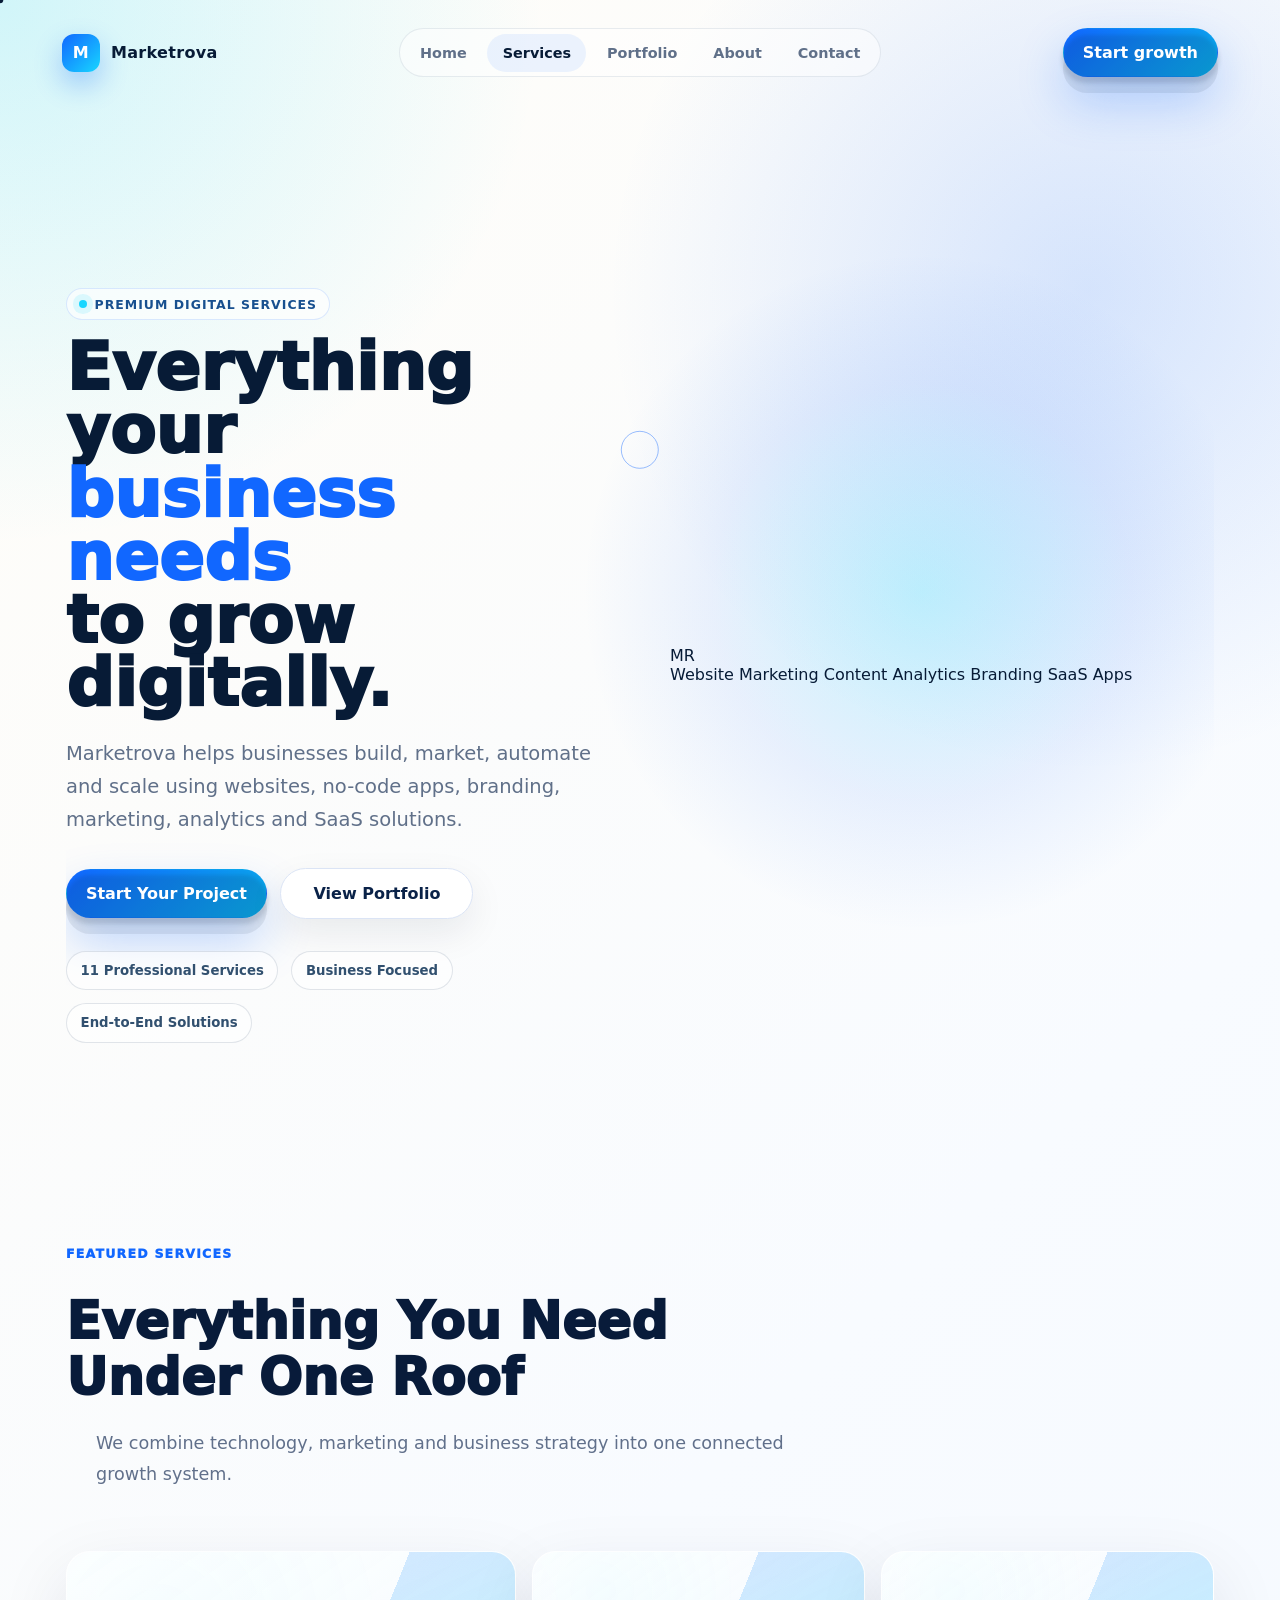
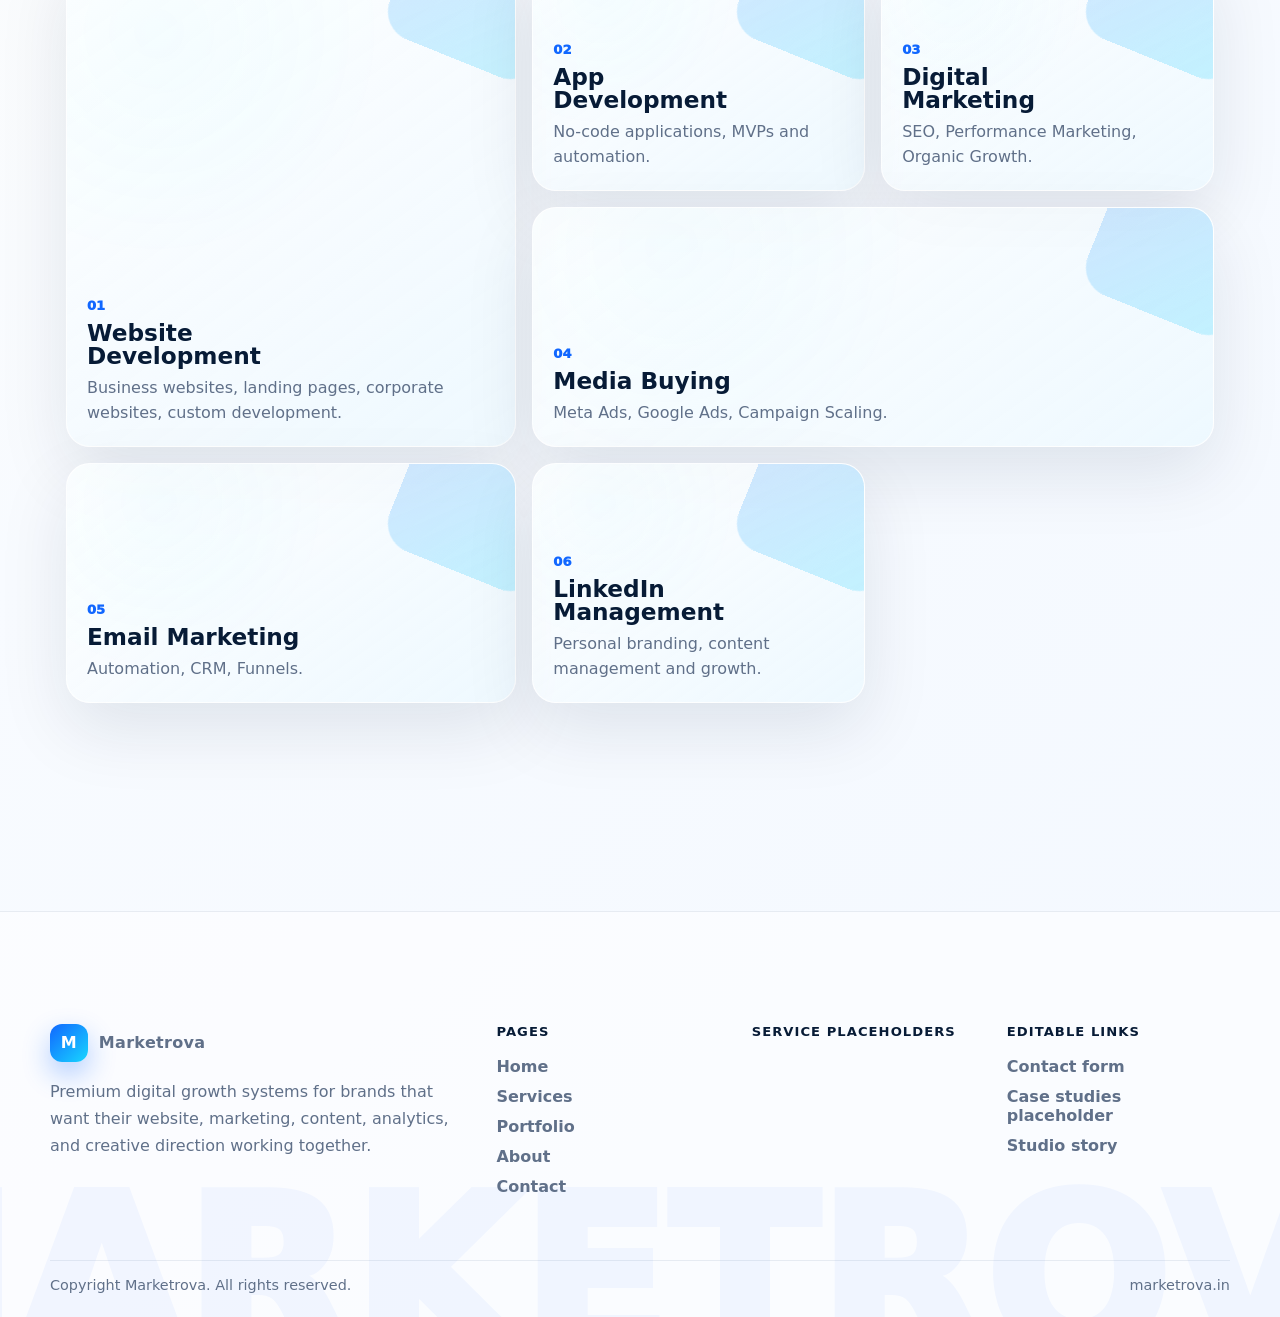
<file: services.html>
<!DOCTYPE html>
<html lang="en">
<head>
  <meta charset="UTF-8">
  <meta name="viewport" content="width=device-width, initial-scale=1.0">
  <title>Services | Marketrova</title>
  <meta name="description" content="Marketrova services page structure prepared for editable service data and future interactive 3D service systems.">
  <link rel="canonical" href="https://marketrova.in/services.html">
  <meta property="og:title" content="Services | Marketrova">
  <meta property="og:description" content="Editable service structure prepared for Marketrova's future digital growth services.">
  <meta property="og:type" content="website">
  <meta property="og:url" content="https://marketrova.in/services.html">
  <meta property="og:site_name" content="Marketrova">
  <meta name="theme-color" content="#f8fbff">
  <link rel="icon" href="assets/icons/favicon.svg" type="image/svg+xml">
  <link rel="stylesheet" href="assets/css/styles.css">
</head>
<body>
  <a class="skip-link" href="#main">Skip to content</a>
  <div class="site-loader" data-loader aria-hidden="true"><div class="loader-mark"><strong class="loader-brand">MARKETROVA</strong><div class="loader-line"></div><p class="loader-copy">BUILDING THE EXPERIENCE...</p></div></div>
  <header class="site-header" data-header>
    <div class="nav-shell">
      <a class="brand" href="index.html" aria-label="Marketrova home"><span class="brand-mark">M</span><span class="brand-text">Marketrova</span></a>
      <nav class="desktop-nav" aria-label="Primary navigation">
        <a class="nav-link" href="index.html">Home</a><a class="nav-link is-active" href="services.html">Services</a><a class="nav-link" href="portfolio.html">Portfolio</a><a class="nav-link" href="about.html">About</a><a class="nav-link" href="contact.html">Contact</a>
      </nav>
      <div class="nav-actions"><a class="btn btn-primary desktop-cta" href="contact.html" data-magnetic>Start growth</a><button class="menu-toggle" type="button" aria-label="Open menu" aria-expanded="false" data-menu-toggle><span></span><span></span><span></span></button></div>
    </div>
  </header>
  <div class="mobile-menu" data-mobile-menu aria-hidden="true"><nav aria-label="Mobile navigation"><a href="index.html">Home</a><a href="services.html">Services</a><a href="portfolio.html">Portfolio</a><a href="about.html">About</a><a href="contact.html">Contact</a></nav><a class="btn btn-primary mobile-cta" href="contact.html" data-magnetic>Start growth</a></div>
  <main id="main" class="page-placeholder section">
  <section class="hero hero-v2 section" aria-labelledby="services-title">

  <div class="hero-grid hero-grid-v2">

    <div class="hero-content">

      <p class="eyebrow" data-animate>
        PREMIUM DIGITAL SERVICES
      </p>

      <h1 class="hero-title hero-title-v2" id="services-title">

        <span class="word-reveal">
          <span style="--delay:80ms">Everything your</span>
        </span>

        <span class="word-reveal">
          <span class="text-accent" style="--delay:170ms">
            business needs
          </span>
        </span>

        <span class="word-reveal">
          <span style="--delay:260ms">
            to grow digitally.
          </span>
        </span>

      </h1>

      <p class="hero-copy hero-copy-v2" data-animate>

        Marketrova helps businesses build, market,
        automate and scale using websites,
        no-code apps, branding, marketing,
        analytics and SaaS solutions.

      </p>

      <div class="hero-actions" data-animate>

        <a class="btn btn-primary"
           href="contact.html"
           data-magnetic>

          Start Your Project

        </a>

        <a class="btn btn-secondary"
           href="portfolio.html"
           data-magnetic>

          View Portfolio

        </a>

      </div>

      <div class="hero-proof hero-proof-v2" data-animate>

        <span class="proof-pill">
          11 Professional Services
        </span>

        <span class="proof-pill">
          Business Focused
        </span>

        <span class="proof-pill">
          End-to-End Solutions
        </span>

      </div>

    </div>



    <div class="growth-engine-stage">

      <div class="engine-glow"></div>

      <div class="growth-engine">

        <div class="engine-orbit orbit-a"></div>
        <div class="engine-orbit orbit-b"></div>
        <div class="engine-orbit orbit-c"></div>

        <div class="engine-path path-a"></div>
        <div class="engine-path path-b"></div>
        <div class="engine-path path-c"></div>

        <div class="engine-core">

          <span class="core-face">
            MR
          </span>

          <span class="core-depth"></span>

        </div>

        <span class="engine-module module-website">
          Website
        </span>

        <span class="engine-module module-marketing">
          Marketing
        </span>

        <span class="engine-module module-content">
          Content
        </span>

        <span class="engine-module module-analytics">
          Analytics
        </span>

        <span class="engine-module module-creative">
          Branding
        </span>

        <span class="engine-module module-tech">
          SaaS
        </span>

        <span class="engine-module module-growth">
          Apps
        </span>

      </div>

    </div>

  </div>

</section>

<section class="services-preview section">

  <div class="section-heading" data-animate>

    <span class="section-kicker">
      Featured Services
    </span>

    <h2>
      Everything You Need Under One Roof
    </h2>

    <p>

      We combine technology,
      marketing and business strategy
      into one connected growth system.

    </p>

  </div>

  <div class="service-constellation">

    <article class="service-tile service-tile-large"
             data-cursor-hover>

      <span>01</span>

      <h3>Website Development</h3>

      <p>

        Business websites,
        landing pages,
        corporate websites,
        custom development.

      </p>

    </article>

    <article class="service-tile"
             data-cursor-hover>

      <span>02</span>

      <h3>
        App Development
      </h3>

      <p>

        No-code applications,
        MVPs and automation.

      </p>

    </article>

    <article class="service-tile"
             data-cursor-hover>

      <span>03</span>

      <h3>
        Digital Marketing
      </h3>

      <p>

        SEO,
        Performance Marketing,
        Organic Growth.

      </p>

    </article>

    <article class="service-tile service-tile-wide"
             data-cursor-hover>

      <span>04</span>

      <h3>
        Media Buying
      </h3>

      <p>

        Meta Ads,
        Google Ads,
        Campaign Scaling.

      </p>

    </article>

    <article class="service-tile"
             data-cursor-hover>

      <span>05</span>

      <h3>
        Email Marketing
      </h3>

      <p>

        Automation,
        CRM,
        Funnels.

      </p>

    </article>

    <article class="service-tile"
             data-cursor-hover>

      <span>06</span>

      <h3>
        LinkedIn Management
      </h3>

      <p>

        Personal branding,
        content management
        and growth.

      </p>

    </article>

  </div>

</section>
  </main>
<footer class="site-footer footer-v2">
  <div class="footer-bg-word" aria-hidden="true">MARKETROVA</div>

  <div class="footer-grid section">

    <div>
      <a class="brand" href="index.html" aria-label="Marketrova home">
        <span class="brand-mark">M</span>
        <span class="brand-text">Marketrova</span>
      </a>

      <p>
        Premium digital growth systems for brands that want their website,
        marketing, content, analytics, and creative direction working together.
      </p>
    </div>

    <nav aria-label="Footer pages">
      <h2>Pages</h2>
      <a href="index.html">Home</a>
      <a href="services.html">Services</a>
      <a href="portfolio.html">Portfolio</a>
      <a href="about.html">About</a>
      <a href="contact.html">Contact</a>
    </nav>

    <nav aria-label="Footer service placeholders">
      <h2>Service placeholders</h2>
      <a href="services.html"></a>
      <a href="services.html"></a>
      <a href="services.html"></a>
    </nav>

    <nav aria-label="Footer social placeholders">
      <h2>Editable links</h2>
      <a href="contact.html">Contact form</a>
      <a href="portfolio.html">Case studies placeholder</a>
      <a href="about.html">Studio story</a>
    </nav>

  </div>

  <div class="footer-bottom section">
    <span>Copyright Marketrova. All rights reserved.</span>
    <span>marketrova.in</span>
  </div>

</footer>

<div class="cursor" data-cursor></div>
<div class="cursor-follower" data-cursor-follower></div>
<div class="cursor-label" data-cursor-label>VIEW</div>

<script src="assets/js/data.js"></script>
<script src="assets/js/interactions.js"></script>
<script src="assets/js/main.js"></script>

</body>
</html>
</file>
<file: assets/css/styles.css>
:root {
  --bg: #f8fbff;
  --bg-warm: #fffdf8;
  --surface: rgba(255, 255, 255, 0.72);
  --surface-strong: rgba(255, 255, 255, 0.92);
  --navy: #071b36;
  --muted: #607089;
  --line: rgba(8, 44, 86, 0.12);
  --blue: #1167ff;
  --cyan: #18d6ff;
  --sky: #eaf6ff;
  --focus: #004cff;
  --shadow: 0 24px 70px rgba(17, 103, 255, 0.14);
  --shadow-strong: 0 30px 90px rgba(7, 27, 54, 0.16);
  --radius: 8px;
  --max: 1180px;
  --ease: cubic-bezier(0.2, 0.8, 0.2, 1);
}

* {
  box-sizing: border-box;
}

html {
  scroll-behavior: smooth;
}

body {
  margin: 0;
  min-height: 100vh;
  font-family: Inter, ui-sans-serif, system-ui, -apple-system, BlinkMacSystemFont, "Segoe UI", sans-serif;
  color: var(--navy);
  background:
    radial-gradient(circle at top left, rgba(24, 214, 255, 0.2), transparent 34rem),
    radial-gradient(circle at 85% 10%, rgba(17, 103, 255, 0.16), transparent 30rem),
    linear-gradient(135deg, var(--bg-warm), var(--bg) 52%, #f3f8ff);
  overflow-x: hidden;
}

body.is-loading {
  overflow: hidden;
}

body.menu-open {
  overflow: hidden;
}

body.cursor-ready {
  cursor: none;
}

a {
  color: inherit;
  text-decoration: none;
}

button,
input,
textarea,
select {
  font: inherit;
}

button {
  color: inherit;
}

:focus-visible {
  outline: 3px solid rgba(0, 76, 255, 0.45);
  outline-offset: 4px;
}

.skip-link {
  position: fixed;
  left: 1rem;
  top: 1rem;
  z-index: 1000;
  transform: translateY(-160%);
  padding: 0.7rem 1rem;
  border-radius: var(--radius);
  background: var(--navy);
  color: #fff;
  transition: transform 180ms var(--ease);
}

.skip-link:focus {
  transform: translateY(0);
}

.site-loader {
  position: fixed;
  inset: 0;
  z-index: 900;
  display: grid;
  place-items: center;
  background: radial-gradient(circle at 50% 30%, #ffffff, #eef7ff 70%);
  transition: opacity 420ms var(--ease), visibility 420ms var(--ease);
}

.site-loader.is-hidden {
  opacity: 0;
  visibility: hidden;
  pointer-events: none;
}

.loader-mark {
  display: grid;
  gap: 0.7rem;
  text-align: center;
  letter-spacing: 0.18em;
}

.loader-brand {
  font-size: clamp(1.2rem, 4vw, 2.2rem);
  font-weight: 900;
}

.loader-line {
  height: 2px;
  width: 14rem;
  overflow: hidden;
  border-radius: 999px;
  background: rgba(17, 103, 255, 0.12);
}

.loader-line::before {
  content: "";
  display: block;
  height: 100%;
  width: 55%;
  border-radius: inherit;
  background: linear-gradient(90deg, var(--blue), var(--cyan));
  animation: loaderSlide 1.05s var(--ease) infinite;
}

.loader-copy {
  margin: 0;
  color: var(--muted);
  font-size: 0.72rem;
  font-weight: 800;
}

.site-header {
  position: fixed;
  top: 0;
  left: 0;
  right: 0;
  z-index: 500;
  padding: 1rem clamp(1rem, 3vw, 2.5rem);
  transition: padding 260ms var(--ease), transform 260ms var(--ease);
}

.site-header.is-scrolled {
  padding-top: 0.65rem;
}

.nav-shell {
  max-width: var(--max);
  margin: 0 auto;
  display: grid;
  grid-template-columns: auto 1fr auto;
  align-items: center;
  gap: 1rem;
  padding: 0.7rem;
  border: 1px solid transparent;
  border-radius: 999px;
  transition: background 260ms var(--ease), border-color 260ms var(--ease), box-shadow 260ms var(--ease);
}

.site-header.is-scrolled .nav-shell {
  background: rgba(255, 255, 255, 0.72);
  border-color: rgba(255, 255, 255, 0.8);
  box-shadow: 0 16px 60px rgba(7, 27, 54, 0.12);
  backdrop-filter: blur(22px);
}

.brand {
  display: inline-flex;
  align-items: center;
  gap: 0.7rem;
  min-width: max-content;
  font-weight: 900;
  letter-spacing: 0.02em;
}

.brand-mark {
  width: 2.35rem;
  height: 2.35rem;
  display: grid;
  place-items: center;
  border-radius: 12px;
  color: #fff;
  background: linear-gradient(135deg, var(--blue), var(--cyan));
  box-shadow: 0 12px 28px rgba(17, 103, 255, 0.32);
}

.desktop-nav {
  justify-self: center;
  display: flex;
  align-items: center;
  gap: 0.35rem;
  padding: 0.28rem;
  border: 1px solid rgba(8, 44, 86, 0.09);
  border-radius: 999px;
  background: rgba(255, 255, 255, 0.48);
}

.nav-link {
  position: relative;
  padding: 0.68rem 0.95rem;
  border-radius: 999px;
  color: var(--muted);
  font-size: 0.9rem;
  font-weight: 800;
  transition: color 180ms var(--ease), background 180ms var(--ease);
}

.nav-link:hover,
.nav-link.is-active {
  color: var(--navy);
  background: rgba(17, 103, 255, 0.08);
}

.nav-actions {
  display: flex;
  justify-content: end;
  align-items: center;
  gap: 0.75rem;
}

.menu-toggle {
  display: none;
  width: 2.8rem;
  height: 2.8rem;
  border: 0;
  border-radius: 999px;
  background: rgba(7, 27, 54, 0.92);
  color: #fff;
}

.menu-toggle span {
  display: block;
  width: 1rem;
  height: 2px;
  margin: 0.23rem auto;
  border-radius: 999px;
  background: currentColor;
  transition: transform 220ms var(--ease), opacity 220ms var(--ease);
}

.menu-open .menu-toggle span:nth-child(1) {
  transform: translateY(5px) rotate(45deg);
}

.menu-open .menu-toggle span:nth-child(2) {
  opacity: 0;
}

.menu-open .menu-toggle span:nth-child(3) {
  transform: translateY(-5px) rotate(-45deg);
}

.btn {
  --mx: 0px;
  --my: 0px;
  position: relative;
  display: inline-flex;
  align-items: center;
  justify-content: center;
  gap: 0.55rem;
  min-height: 3rem;
  padding: 0.88rem 1.18rem;
  border: 1px solid transparent;
  border-radius: 999px;
  background: #fff;
  color: var(--navy);
  font-weight: 900;
  transform: translate3d(var(--mx), var(--my), 0);
  transition: transform 180ms var(--ease), box-shadow 180ms var(--ease), background 180ms var(--ease);
}

.btn-primary {
  color: #fff;
  background: linear-gradient(135deg, var(--blue), #0aaeea);
  box-shadow:
    0 16px 0 rgba(7, 27, 54, 0.08),
    0 24px 48px rgba(17, 103, 255, 0.28);
}

.btn-primary::after {
  content: "";
  position: absolute;
  inset: 0.34rem -0.12rem -0.44rem;
  z-index: -1;
  border-radius: inherit;
  background: rgba(7, 27, 54, 0.14);
  filter: blur(2px);
}

.btn-secondary {
  border-color: var(--line);
  background: rgba(255, 255, 255, 0.7);
  box-shadow: 0 14px 36px rgba(7, 27, 54, 0.08);
}

.btn:active {
  transform: translate3d(var(--mx), calc(var(--my) + 3px), 0) scale(0.98);
}

.mobile-menu {
  position: fixed;
  inset: 0;
  z-index: 420;
  display: grid;
  align-content: center;
  padding: 6rem clamp(1.2rem, 7vw, 4rem) 2rem;
  background:
    radial-gradient(circle at 20% 15%, rgba(24, 214, 255, 0.28), transparent 24rem),
    radial-gradient(circle at 85% 25%, rgba(17, 103, 255, 0.18), transparent 25rem),
    rgba(248, 251, 255, 0.96);
  backdrop-filter: blur(22px);
  transform: translateY(-100%);
  visibility: hidden;
  transition: transform 520ms var(--ease), visibility 520ms var(--ease);
}

.menu-open .mobile-menu {
  transform: translateY(0);
  visibility: visible;
}

.mobile-menu nav {
  display: grid;
  gap: 0.4rem;
}

.mobile-menu a {
  width: fit-content;
  font-size: clamp(2.4rem, 12vw, 6rem);
  font-weight: 950;
  line-height: 0.95;
  color: var(--navy);
}

.mobile-menu .mobile-cta {
  margin-top: 2rem;
}

.page-shell {
  min-height: 100vh;
}

.section {
  width: min(var(--max), calc(100% - 2rem));
  margin: 0 auto;
}

.hero {
  position: relative;
  min-height: 100vh;
  display: grid;
  align-items: center;
  padding: 8rem 0 4.5rem;
  overflow: clip;
  isolation: isolate;
}

.hero::before {
  content: "";
  position: absolute;
  inset: 5rem auto auto 50%;
  z-index: -1;
  width: min(44rem, 82vw);
  aspect-ratio: 1;
  border-radius: 50%;
  background: radial-gradient(circle, rgba(24, 214, 255, 0.24), rgba(17, 103, 255, 0.08) 42%, transparent 68%);
  transform: translateX(-10%);
  pointer-events: none;
}

.hero-grid {
  position: relative;
  display: grid;
  grid-template-columns: minmax(0, 1fr) minmax(18rem, 34rem);
  align-items: center;
  gap: clamp(2rem, 5vw, 5rem);
  width: 100%;
  min-width: 0;
}

.hero-content {
  min-width: 0;
}

.eyebrow {
  display: inline-flex;
  align-items: center;
  gap: 0.5rem;
  margin: 0 0 1rem;
  padding: 0.48rem 0.72rem;
  border: 1px solid rgba(17, 103, 255, 0.14);
  border-radius: 999px;
  background: rgba(255, 255, 255, 0.62);
  color: #18508f;
  font-size: 0.78rem;
  font-weight: 900;
  letter-spacing: 0.08em;
  text-transform: uppercase;
}

.eyebrow::before {
  content: "";
  width: 0.5rem;
  height: 0.5rem;
  border-radius: 50%;
  background: var(--cyan);
  box-shadow: 0 0 0 6px rgba(24, 214, 255, 0.13);
}

.hero-title {
  max-width: 16ch;
  margin: 0;
  font-size: clamp(3.2rem, 5.2vw, 5.8rem);
  line-height: 0.95;
  letter-spacing: 0;
  font-weight: 950;
}

.word-reveal {
  display: inline-block;
  overflow: visible;
  vertical-align: top;
}

.word-reveal span {
  display: inline-block;
  transform: translateY(105%) rotate(2deg);
  animation: wordIn 780ms var(--ease) forwards;
  animation-delay: var(--delay, 0ms);
}

.text-accent {
  color: var(--blue);
}

.hero-copy {
  max-width: 42rem;
  margin: 1.3rem 0 0;
  color: var(--muted);
  font-size: clamp(1.02rem, 2vw, 1.22rem);
  line-height: 1.7;
}

.hero-actions {
  display: flex;
  flex-wrap: wrap;
  align-items: center;
  gap: 0.85rem;
  margin-top: 2rem;
}

.hero-proof {
  display: flex;
  flex-wrap: wrap;
  gap: 0.8rem;
  max-width: 42rem;
  margin-top: 2rem;
}

.proof-pill {
  padding: 0.7rem 0.85rem;
  border: 1px solid var(--line);
  border-radius: 999px;
  background: rgba(255, 255, 255, 0.58);
  color: #31506f;
  font-size: 0.83rem;
  font-weight: 850;
}

.hero-scene {
  position: relative;
  width: min(100%, 34rem);
  margin-inline: auto;
  aspect-ratio: 1 / 1.04;
  min-width: 0;
  perspective: 1200px;
  transform-style: preserve-3d;
  isolation: isolate;
}

.hero-scene::before {
  content: "";
  position: absolute;
  inset: 8%;
  z-index: -1;
  border-radius: 50%;
  background:
    radial-gradient(circle at 50% 45%, rgba(24, 214, 255, 0.34), transparent 38%),
    radial-gradient(circle at 54% 58%, rgba(17, 103, 255, 0.2), transparent 56%);
  filter: blur(8px);
  opacity: 0.9;
}

.growth-map {
  position: absolute;
  inset: 0;
  transform-style: preserve-3d;
  transform: rotateX(var(--rx, 0deg)) rotateY(var(--ry, 0deg));
  transition: transform 300ms var(--ease);
}

.map-ring,
.map-line,
.map-node,
.map-core {
  position: absolute;
  left: 50%;
  top: 50%;
}

.map-ring {
  border: 1px solid rgba(17, 103, 255, 0.18);
  border-radius: 50%;
  box-shadow: inset 0 0 26px rgba(24, 214, 255, 0.1);
  translate: -50% -50%;
  transform-style: preserve-3d;
}

.map-ring-a {
  width: 82%;
  aspect-ratio: 1;
  transform: rotateX(64deg) rotateZ(12deg);
}

.map-ring-b {
  width: 60%;
  aspect-ratio: 1;
  transform: rotateX(72deg) rotateY(28deg) rotateZ(-18deg);
}

.map-line {
  width: 2px;
  height: 45%;
  background: linear-gradient(180deg, transparent, rgba(17, 103, 255, 0.42), rgba(24, 214, 255, 0.58), transparent);
  transform-origin: top center;
  animation: energyPulse 3.8s var(--ease) infinite;
}

.map-line-a {
  transform: translate3d(-50%, -50%, 20px) rotate(34deg);
}

.map-line-b {
  transform: translate3d(-50%, -50%, 40px) rotate(96deg);
  animation-delay: -1s;
}

.map-line-c {
  transform: translate3d(-50%, -50%, 70px) rotate(148deg);
  animation-delay: -2s;
}

.map-core {
  width: clamp(8.2rem, 32%, 11rem);
  aspect-ratio: 1;
  display: grid;
  place-items: center;
  align-content: center;
  gap: 0.28rem;
  border: 1px solid rgba(255, 255, 255, 0.78);
  border-radius: 32px;
  background:
    linear-gradient(145deg, #1167ff, #18d6ff),
    radial-gradient(circle at 30% 20%, rgba(255, 255, 255, 0.6), transparent 42%);
  box-shadow:
    0 26px 70px rgba(17, 103, 255, 0.36),
    inset 0 1px 0 rgba(255, 255, 255, 0.5);
  color: #fff;
  text-align: center;
  transform: translate3d(-50%, -50%, 110px) rotateX(12deg) rotateY(-18deg);
}

.map-core strong {
  font-size: clamp(1.6rem, 5vw, 2rem);
  font-weight: 950;
  line-height: 1;
}

.map-core span {
  max-width: 7rem;
  font-size: 0.72rem;
  font-weight: 900;
  line-height: 1.15;
  opacity: 0.86;
}

.map-node {
  display: grid;
  place-items: center;
  min-width: clamp(6.4rem, 22%, 8.2rem);
  min-height: 2.75rem;
  padding: 0.72rem 0.95rem;
  border: 1px solid rgba(255, 255, 255, 0.78);
  border-radius: 999px;
  background: rgba(255, 255, 255, 0.72);
  box-shadow: 0 22px 55px rgba(7, 27, 54, 0.13);
  backdrop-filter: blur(16px);
  color: #123a66;
  font-size: clamp(0.72rem, 1.7vw, 0.84rem);
  font-weight: 950;
  text-align: center;
  transform: translate3d(calc(-50% + var(--x)), calc(-50% + var(--y)), var(--z)) rotateX(var(--tilt-x, 0deg)) rotateY(var(--tilt-y, 0deg));
  animation: engineFloat 6s var(--ease) infinite;
  animation-delay: var(--delay, 0s);
}

.node-strategy {
  --x: -0%;
  --y: -38%;
  --z: 155px;
  --tilt-x: 12deg;
  --delay: -0.3s;
  color: #fff;
  background: linear-gradient(135deg, var(--blue), #0cbdea);
}

.node-website {
  --x: -34%;
  --y: -21%;
  --z: 105px;
  --tilt-y: 16deg;
  --delay: -0.8s;
}

.node-marketing {
  --x: 34%;
  --y: -20%;
  --z: 80px;
  --tilt-y: -13deg;
  --delay: -1.3s;
}

.node-content {
  --x: 35%;
  --y: 11%;
  --z: 135px;
  --tilt-y: -17deg;
  --delay: -1.8s;
}

.node-analytics {
  --x: -34%;
  --y: 13%;
  --z: 70px;
  --tilt-y: 14deg;
  --delay: -2.3s;
}

.node-creative {
  --x: -18%;
  --y: 39%;
  --z: 92px;
  --tilt-x: -10deg;
  --delay: -2.8s;
}

.node-tech {
  --x: 22%;
  --y: 38%;
  --z: 130px;
  --tilt-x: -8deg;
  --delay: -3.3s;
}

.scroll-cue {
  position: absolute;
  left: 50%;
  bottom: 1.4rem;
  display: grid;
  gap: 0.45rem;
  justify-items: center;
  color: var(--muted);
  font-size: 0.72rem;
  font-weight: 900;
  letter-spacing: 0.12em;
  text-transform: uppercase;
  transform: translateX(-50%);
}

.scroll-cue::after {
  content: "";
  width: 1px;
  height: 2.5rem;
  background: linear-gradient(var(--blue), transparent);
  animation: scrollPulse 1.7s var(--ease) infinite;
}
.page-placeholder {
  min-height: 100vh;
  padding: 10rem 0 5rem;
}

.placeholder-panel {
  padding: clamp(1.4rem, 5vw, 4rem);
  border: 1px solid rgba(255, 255, 255, 0.8);
  border-radius: 24px;
  background: rgba(255, 255, 255, 0.64);
  box-shadow: var(--shadow);
  backdrop-filter: blur(18px);
}

.placeholder-panel h1 {
  max-width: 10ch;
  margin: 0 0 1rem;
  font-size: clamp(3rem, 8vw, 6.5rem);
  line-height: 0.9;
  font-weight: 950;
}

.placeholder-panel p {
  max-width: 44rem;
  color: var(--muted);
  font-size: 1.08rem;
  line-height: 1.7;
}

.site-footer {
  padding: 2rem 1rem;
  color: var(--muted);
  text-align: center;
}

.home-page {
  position: relative;
  overflow-x: clip;
}
.capability-strip {
  position: relative;
  overflow: hidden;
  padding: 1.2rem 0;
  border-block: 1px solid rgba(8, 44, 86, 0.09);
  background: rgba(255, 255, 255, 0.5);
}

.capability-strip::before,
.capability-strip::after {
  content: "";
  position: absolute;
  top: 0;
  bottom: 0;
  z-index: 2;
  width: 18vw;
  pointer-events: none;
}

.capability-strip::before {
  left: 0;
  background: linear-gradient(90deg, var(--bg), transparent);
}

.capability-strip::after {
  right: 0;
  background: linear-gradient(270deg, var(--bg), transparent);
}

.strip-track {
  display: flex;
  width: max-content;
  gap: 1rem;
  animation: stripMove 30s linear infinite;
}

.capability-strip:hover .strip-track {
  animation-play-state: paused;
}

.strip-track span {
  padding: 0.72rem 1rem;
  border: 1px solid rgba(17, 103, 255, 0.12);
  border-radius: 999px;
  background: rgba(255, 255, 255, 0.72);
  color: #234a74;
  font-size: 0.86rem;
  font-weight: 900;
}

.section-kicker {
  display: inline-flex;
  margin-bottom: 0.9rem;
  color: var(--blue);
  font-size: 0.78rem;
  font-weight: 950;
  letter-spacing: 0.1em;
  text-transform: uppercase;
}

.section-heading {
  max-width: 760px;
  margin-bottom: clamp(2rem, 5vw, 4rem);
}

.section-heading h2,
.story-copy h2,
.system-sticky-copy h2,
.why-panel h2,
.testimonial-card h2,
.final-cta h2 {
  margin: 0;
  font-size: clamp(2.35rem, 5.3vw, 5.5rem);
  line-height: 0.95;
  font-weight: 950;
}
.story-copy h2 {
  max-width: 11ch;
  font-size: clamp(3.2rem, 4.6vw, 4.8rem);
  line-height: 0.95;
}
.system-sticky-copy h2 {
  max-width: 12ch;
  font-size: clamp(3.2rem, 4.8vw, 5rem);
  line-height: 0.95;
}
.section-heading p,
.story-copy p,
.system-sticky-copy p,
.final-cta p {

    max-width: 100%;
    width: 100%;
    color: var(--muted);
    font-size: 1.1rem;
    line-height: 1.9;
}

.story-section,
.services-preview,
.work-preview,
.process-section,
.why-section,
.proof-section,
.testimonial-section,
.final-cta {
  padding: clamp(5rem, 10vw, 8rem) 0;
}

.story-grid {
  display: grid;
  grid-template-columns: minmax(0, 0.86fr) minmax(28rem, 1.14fr);
  align-items: center;
  gap: clamp(2rem, 6vw, 5rem);
}

.connection-board {
  position: relative;
  min-height: 34rem;
  border: 1px solid rgba(255, 255, 255, 0.76);
  border-radius: 32px;
  background:
    linear-gradient(140deg, rgba(255, 255, 255, 0.74), rgba(232, 247, 255, 0.54)),
    radial-gradient(circle at 50% 50%, rgba(17, 103, 255, 0.14), transparent 50%);
  box-shadow: var(--shadow);
  overflow: hidden;
}

.connection-board::before,
.connection-board::after {
  content: "";
  position: absolute;
  inset: 22% 15%;
  border: 1px dashed rgba(17, 103, 255, 0.22);
  border-radius: 50%;
  transform: rotate(-8deg);
}

.connection-board::after {
  inset: 32% 26%;
  border-style: solid;
  opacity: 0.7;
  transform: rotate(18deg);
}

.broken-cluster,
.connected-cluster {
  position: absolute;
  inset: 0;
}

.broken-cluster span,
.connected-cluster span,
.connector-core {
  position: absolute;
  display: grid;
  place-items: center;
  border-radius: 18px;
  font-weight: 950;
  box-shadow: 0 18px 45px rgba(7, 27, 54, 0.1);
}

.broken-cluster span {
  width: 8.5rem;
  height: 4.6rem;
  border: 1px solid rgba(8, 44, 86, 0.12);
  background: rgba(255, 255, 255, 0.62);
  color: #42617e;
}

.broken-cluster span:nth-child(1) {
  left: 9%;
  top: 14%;
  transform: rotate(-8deg);
}

.broken-cluster span:nth-child(2) {
  right: 8%;
  top: 16%;
  transform: rotate(7deg);
}

.broken-cluster span:nth-child(3) {
  left: 12%;
  bottom: 14%;
  transform: rotate(5deg);
}

.broken-cluster span:nth-child(4) {
  right: 11%;
  bottom: 12%;
  transform: rotate(-6deg);
}

.connector-core {
  left: 50%;
  top: 50%;
  width: 10rem;
  height: 10rem;
  color: #fff;
  background: linear-gradient(135deg, var(--blue), var(--cyan));
  transform: translate(-50%, -50%);
  z-index: 2;
}

.connected-cluster span {
  width: 7.2rem;
  height: 3rem;
  background: rgba(255, 255, 255, 0.82);
  color: #123a66;
  border: 1px solid rgba(24, 214, 255, 0.24);
  animation: connectedPulse 4s var(--ease) infinite;
}

.connected-cluster span:nth-child(1) {
  left: 42%;
  top: 11%;
}

.connected-cluster span:nth-child(2) {
  right: 13%;
  top: 46%;
  animation-delay: -1s;
}

.connected-cluster span:nth-child(3) {
  left: 41%;
  bottom: 10%;
  animation-delay: -2s;
}

.connected-cluster span:nth-child(4) {
  left: 12%;
  top: 45%;
  animation-delay: -3s;
}

.service-constellation {
  display: grid;
  grid-template-columns: 1.15fr 0.85fr 0.85fr;
  gap: 1rem;
  perspective: 1200px;
}

.service-tile {
  position: relative;
  min-height: 15rem;
  display: grid;
  align-content: end;
  padding: 1.25rem;
  border: 1px solid rgba(255, 255, 255, 0.78);
  border-radius: 24px;
  background:
    linear-gradient(145deg, rgba(255, 255, 255, 0.84), rgba(235, 248, 255, 0.72)),
    radial-gradient(circle at 20% 16%, rgba(24, 214, 255, 0.18), transparent 42%);
  box-shadow: 0 26px 70px rgba(7, 27, 54, 0.1);
  transform-style: preserve-3d;
  transition: transform 260ms var(--ease), box-shadow 260ms var(--ease);
  overflow: hidden;
}

.service-tile::before {
  content: "";
  position: absolute;
  right: -3rem;
  top: -3rem;
  width: 10rem;
  height: 10rem;
  border-radius: 30px;
  background: linear-gradient(135deg, rgba(17, 103, 255, 0.16), rgba(24, 214, 255, 0.22));
  transform: rotate(22deg) translateZ(30px);
}

.service-tile:hover {
  transform: rotateX(8deg) rotateY(-8deg) translateY(-8px);
  box-shadow: 0 34px 90px rgba(17, 103, 255, 0.17);
}

.service-tile span {
  color: var(--blue);
  font-size: 0.82rem;
  font-weight: 950;
}

.service-tile h3 {
  max-width: 14rem;
  margin: 0.5rem 0 0.55rem;
  font-size: 1.45rem;
  line-height: 1;
}

.service-tile p {
  margin: 0;
  color: var(--muted);
  line-height: 1.55;
}

.service-tile-large {
  grid-row: span 2;
  min-height: 31rem;
}

.service-tile-wide {
  grid-column: span 2;
}

.section-cta {
  margin-top: 2rem;
}

.system-section {
  padding: clamp(5rem, 10vw, 8rem) 0;
  background:
    radial-gradient(circle at 20% 20%, rgba(24, 214, 255, 0.16), transparent 34rem),
    linear-gradient(135deg, rgba(6, 24, 49, 0.96), rgba(10, 40, 80, 0.92));
  color: #fff;
}

.system-shell {
  display: grid;
  grid-template-columns: minmax(30rem, 1.15fr) minmax(18rem, 0.65fr) minmax(22rem, 0.9fr);
  gap: clamp(1.5rem, 4vw, 3rem);
  align-items: center;
}

.system-section .section-kicker,
.system-sticky-copy p {
  color: #aeeeff;
}

.system-steps {
  display: grid;
  gap: 0.85rem;
}

.system-step {
  padding: 1rem;
  border: 1px solid rgba(255, 255, 255, 0.12);
  border-radius: 18px;
  background: rgba(255, 255, 255, 0.08);
  transition: transform 260ms var(--ease), background 260ms var(--ease), border-color 260ms var(--ease);
}

.system-step.is-active,
.system-step:hover {
  transform: translateX(10px);
  border-color: rgba(24, 214, 255, 0.38);
  background: rgba(24, 214, 255, 0.14);
}

.system-step span {
  color: var(--cyan);
  font-weight: 950;
}

.system-step h3 {
  margin: 0.45rem 0 0;
  font-size: 1rem;
}

.system-visual {
  position: relative;
  min-height: 32rem;
  perspective: 1200px;
}

.system-ring {
  position: absolute;
  inset: 11%;
  border: 1px solid rgba(24, 214, 255, 0.28);
  border-radius: 50%;
  transform: rotateX(66deg) rotateZ(15deg);
  box-shadow: 0 0 80px rgba(24, 214, 255, 0.16);
}

.system-center {
  position: absolute;
  left: 50%;
  top: 50%;
  width: 10rem;
  height: 10rem;
  display: grid;
  place-items: center;
  border-radius: 30px;
  background: linear-gradient(135deg, var(--blue), var(--cyan));
  font-weight: 950;
  box-shadow: 0 28px 80px rgba(24, 214, 255, 0.26);
  transform: translate(-50%, -50%) rotateX(12deg) rotateY(-16deg);
}

.system-dot {
  position: absolute;
  min-width: 7rem;
  padding: 0.75rem 0.9rem;
  border: 1px solid rgba(255, 255, 255, 0.16);
  border-radius: 999px;
  background: rgba(255, 255, 255, 0.1);
  color: #dff9ff;
  font-weight: 900;
  text-align: center;
  transition: transform 260ms var(--ease), background 260ms var(--ease), color 260ms var(--ease);
}

.system-visual[data-active-module="strategy"] .dot-strategy,
.system-visual[data-active-module="build"] .dot-build,
.system-visual[data-active-module="measure"] .dot-measure,
.system-visual[data-active-module="scale"] .dot-scale {
  color: #071b36;
  background: #aeeeff;
  transform: translateY(-8px);
}

.dot-strategy {
  left: 5%;
  top: 24%;
}

.dot-build {
  right: 4%;
  top: 22%;
}

.dot-measure {
  left: 8%;
  bottom: 18%;
}

.dot-scale {
  right: 9%;
  bottom: 16%;
}

.project-stack {
  display: grid;
  gap: 1.2rem;
}

.project-frame {
  display: grid;
  grid-template-columns: minmax(0, 1.2fr) minmax(18rem, 0.8fr);
  gap: 1.2rem;
  align-items: stretch;
  padding: 1rem;
  border: 1px solid rgba(255, 255, 255, 0.78);
  border-radius: 28px;
  background: rgba(255, 255, 255, 0.66);
  box-shadow: var(--shadow);
  transform: perspective(1200px) rotateY(-4deg);
  transition: transform 280ms var(--ease), box-shadow 280ms var(--ease);
}

.project-frame:hover {
  transform: perspective(1200px) rotateY(0deg) translateY(-8px);
  box-shadow: 0 34px 90px rgba(17, 103, 255, 0.16);
}

.project-frame-offset {
  transform: perspective(1200px) rotateY(4deg);
}

.project-media {
    min-height: 20rem;
    display: flex;
    align-items: center;
    justify-content: center;
    overflow: hidden;
    border-radius: 22px;
    background: #eef5ff;
}

.project-media img {
    width: 95%;      /* 80%, 85%, 90% try kar sakte ho */
    height: 95%;
    object-fit: contain;
    display: block;
    transition: transform .4s ease;
}

.project-frame:hover .project-media img {
    transform: scale(1.03);
}


.project-info {
  align-self: center;
  padding: 1rem;
}

.project-info span {
  color: var(--blue);
  font-weight: 950;
}

.project-info h3 {
  margin: 0.6rem 0;
  font-size: clamp(2rem, 4vw, 3.2rem);
  line-height: 0.95;
}

.project-info p {
  color: var(--muted);
  line-height: 1.7;
}

.process-path {
  position: relative;
  display: grid;
  grid-template-columns: repeat(6, 1fr);
  gap: 0.75rem;
  padding: 0;
  margin: 0;
  list-style: none;
}

.process-path::before {
  content: "";
  position: absolute;
  left: 5%;
  right: 5%;
  top: 50%;
  height: 2px;
  background: linear-gradient(90deg, var(--blue), var(--cyan));
}

.process-path li {
  position: relative;
  min-height: 12rem;
  display: grid;
  align-content: center;
  justify-items: center;
  gap: 0.5rem;
  border: 1px solid rgba(255, 255, 255, 0.78);
  border-radius: 22px;
  background: rgba(255, 255, 255, 0.7);
  box-shadow: 0 18px 45px rgba(7, 27, 54, 0.08);
  transform: translateY(var(--step-y, 0));
}

.process-path li:nth-child(even) {
  --step-y: 2rem;
}

.process-path span {
  color: var(--blue);
  font-size: 0.82rem;
  font-weight: 950;
}

.process-path strong {
  font-size: 1.05rem;
}

.why-panel {
  display: grid;
  grid-template-columns: minmax(0, 0.8fr) minmax(0, 1.2fr);
  gap: clamp(2rem, 6vw, 5rem);
  padding: clamp(1.5rem, 5vw, 4rem);
  border: 1px solid rgba(255, 255, 255, 0.8);
  border-radius: 34px;
  background:
    radial-gradient(circle at 10% 20%, rgba(24, 214, 255, 0.18), transparent 24rem),
    rgba(255, 255, 255, 0.62);
  box-shadow: var(--shadow);
}

.why-list {
  display: grid;
  grid-template-columns: 1fr 1fr;
  gap: 1rem;
}

.why-list article {
  padding: 1.2rem;
  border-left: 2px solid rgba(17, 103, 255, 0.34);
  background: rgba(255, 255, 255, 0.52);
  border-radius: 0 18px 18px 0;
}

.why-list h3 {
  margin: 0 0 0.6rem;
}

.why-list p {
  margin: 0;
  color: var(--muted);
  line-height: 1.6;
}

.proof-grid {
  display: grid;
  grid-template-columns: repeat(3, 1fr);
  gap: 1rem;
}

.proof-grid article {
  min-height: 16rem;
  padding: 1.25rem;
  border: 1px solid rgba(17, 103, 255, 0.12);
  border-radius: 24px;
  background:
    linear-gradient(145deg, rgba(255, 255, 255, 0.8), rgba(235, 248, 255, 0.72));
  box-shadow: 0 18px 50px rgba(7, 27, 54, 0.08);
}

.proof-grid span {
  color: var(--blue);
  font-weight: 950;
}

.proof-grid strong {
  display: block;
  margin: 3rem 0 0.7rem;
  font-size: 1.45rem;
  line-height: 1.05;
}

.proof-grid p {
  color: var(--muted);
  line-height: 1.6;
}

.testimonial-card {
  position: relative;
  padding: clamp(1.5rem, 5vw, 4rem);
  border-radius: 34px;
  color: #fff;
  background:
    radial-gradient(circle at 85% 20%, rgba(24, 214, 255, 0.28), transparent 24rem),
    linear-gradient(135deg, #071b36, #0c3869);
  box-shadow: var(--shadow-strong);
  overflow: hidden;
}

.testimonial-card .section-kicker {
  color: #aeeeff;
}

.testimonial-placeholder {
  max-width: 56rem;
  color: #dbeeff;
  font-size: clamp(1.3rem, 3vw, 2.2rem);
  line-height: 1.35;
}

.testimonial-meta {
  display: flex;
  flex-wrap: wrap;
  gap: 0.7rem;
  color: #aeeeff;
  font-weight: 900;
}

.final-cta {
  position: relative;
  display: grid;
  grid-template-columns: minmax(18rem, 0.75fr) minmax(0, 1fr);
  align-items: center;
  gap: clamp(2rem, 5vw, 4rem);
}

.final-cta-visual {
  position: relative;
  min-height: 24rem;
  perspective: 1000px;
}

.final-cta-visual span {
  position: absolute;
  left: 50%;
  top: 50%;
  border-radius: 30px;
  background: linear-gradient(135deg, rgba(17, 103, 255, 0.9), rgba(24, 214, 255, 0.8));
  box-shadow: 0 28px 80px rgba(17, 103, 255, 0.22);
  transform: translate(-50%, -50%) rotateX(62deg) rotateZ(var(--cta-rot));
}

.final-cta-visual span:nth-child(1) {
  --cta-rot: 12deg;
  width: 18rem;
  height: 18rem;
  opacity: 0.24;
}

.final-cta-visual span:nth-child(2) {
  --cta-rot: -18deg;
  width: 12rem;
  height: 12rem;
  opacity: 0.5;
}

.final-cta-visual span:nth-child(3) {
  --cta-rot: 28deg;
  width: 7rem;
  height: 7rem;
  opacity: 0.9;
}

.footer-v2 {
  position: relative;
  padding: clamp(4rem, 9vw, 7rem) 0 1.5rem;
  border-top: 1px solid rgba(8, 44, 86, 0.08);
  background: rgba(255, 255, 255, 0.58);
  text-align: left;
  overflow: hidden;
}

.footer-bg-word {
  position: absolute;
  left: 50%;
  bottom: -0.2em;
  color: rgba(17, 103, 255, 0.045);
  font-size: clamp(4rem, 17vw, 15rem);
  font-weight: 950;
  line-height: 0.75;
  transform: translateX(-50%);
  white-space: nowrap;
}

.footer-grid {
  position: relative;
  display: grid;
  grid-template-columns: minmax(18rem, 1.3fr) repeat(3, minmax(9rem, 0.7fr));
  gap: 2rem;
}

.footer-grid p {
  max-width: 30rem;
  color: var(--muted);
  line-height: 1.7;
}

.footer-grid nav {
  display: grid;
  align-content: start;
  gap: 0.7rem;
}

.footer-grid h2 {
  margin: 0 0 0.4rem;
  color: var(--navy);
  font-size: 0.82rem;
  letter-spacing: 0.08em;
  text-transform: uppercase;
}

.footer-grid a {
  color: var(--muted);
  font-weight: 800;
}

.footer-grid a:hover {
  color: var(--blue);
}

.footer-bottom {
  position: relative;
  display: flex;
  justify-content: space-between;
  gap: 1rem;
  margin-top: 4rem;
  padding-top: 1rem;
  border-top: 1px solid rgba(8, 44, 86, 0.08);
  color: var(--muted);
  font-size: 0.9rem;
}

.cursor,
.cursor-follower {
  position: fixed;
  left: 0;
  top: 0;
  z-index: 1001;
  pointer-events: none;
  border-radius: 50%;
  opacity: 0;
  transform: translate3d(-50%, -50%, 0);
}

.cursor {
  width: 0.46rem;
  height: 0.46rem;
  background: var(--navy);
}

.cursor-follower {
  width: 2.4rem;
  height: 2.4rem;
  border: 1px solid rgba(17, 103, 255, 0.42);
  transition: width 180ms var(--ease), height 180ms var(--ease), border-color 180ms var(--ease), background 180ms var(--ease);
}

.cursor-ready .cursor,
.cursor-ready .cursor-follower {
  opacity: 1;
}

.cursor-ready.cursor-hover .cursor-follower {
  width: 4rem;
  height: 4rem;
  background: rgba(17, 103, 255, 0.08);
}

.cursor-label {
  position: fixed;
  z-index: 1002;
  pointer-events: none;
  color: var(--blue);
  font-size: 0.68rem;
  font-weight: 950;
  letter-spacing: 0.1em;
  opacity: 0;
  transform: translate3d(-50%, -50%, 0);
}

.cursor-view .cursor-label {
  opacity: 1;
}

[data-animate] {
  opacity: 0;
  transform: translateY(22px);
  transition: opacity 700ms var(--ease), transform 700ms var(--ease);
}

[data-animate].is-visible {
  opacity: 1;
  transform: translateY(0);
}

@keyframes loaderSlide {
  from {
    transform: translateX(-105%);
  }
  to {
    transform: translateX(210%);
  }
}

@keyframes wordIn {
  to {
    transform: translateY(0) rotate(0);
  }
}

@keyframes nodeFloat {
  0%,
  100% {
    translate: 0 0;
  }
  50% {
    translate: 0 -12px;
  }
}

@keyframes scrollPulse {
  0%,
  100% {
    transform: scaleY(0.45);
    opacity: 0.45;
  }
  50% {
    transform: scaleY(1);
    opacity: 1;
  }
}

@keyframes energyPulse {
  0%,
  100% {
    opacity: 0.34;
    filter: blur(0);
  }
  50% {
    opacity: 1;
    filter: blur(1px);
  }
}

@keyframes engineFloat {
  0%,
  100% {
    margin-top: 0;
  }
  50% {
    margin-top: -12px;
  }
}

@keyframes stripMove {
  from {
    transform: translateX(0);
  }
  to {
    transform: translateX(-50%);
  }
}

@keyframes connectedPulse {
  0%,
  100% {
    box-shadow: 0 18px 45px rgba(7, 27, 54, 0.1);
  }
  50% {
    box-shadow: 0 18px 55px rgba(17, 103, 255, 0.24);
  }
}

@media (max-width: 920px) {
  .nav-shell {
    grid-template-columns: auto auto;
    justify-content: space-between;
  }

  .desktop-nav,
  .nav-actions .desktop-cta {
    display: none;
  }

  .menu-toggle {
    display: inline-block;
  }

  .hero {
    padding-top: 7.5rem;
  }

  .hero-grid {
    grid-template-columns: 1fr;
  }

  .hero-scene {
    order: -1;
    width: min(100%, 31rem);
  }

  .hero-title {
    max-width: 12ch;
  }

  .story-grid,
  .system-shell,
  .project-frame,
  .why-panel,
  .final-cta,
  .footer-grid {
    grid-template-columns: 1fr;
  }

  .service-constellation {
    grid-template-columns: 1fr 1fr;
  }

  .service-tile-large,
  .service-tile-wide {
    grid-column: auto;
    grid-row: auto;
    min-height: 15rem;
  }

  .system-visual {
    min-height: 26rem;
  }

  .process-path {
    grid-template-columns: 1fr 1fr 1fr;
  }

  .proof-grid {
    grid-template-columns: 1fr;
  }
}

@media (max-width: 640px) {
  .site-header {
    padding-inline: 0.75rem;
  }

  .nav-shell {
    padding: 0.5rem;
  }

  .brand-text {
    font-size: 0.95rem;
  }

  .hero {
    min-height: auto;
    padding-bottom: 6rem;
  }

  .hero-actions {
    align-items: stretch;
    flex-direction: column;
  }

  .hero-actions .btn {
    width: 100%;
  }

  .hero-title {
    max-width: 11.5ch;
    font-size: clamp(3rem, 15vw, 4.9rem);
  }

  .hero-scene {
    width: min(100%, 25rem);
    perspective: 900px;
  }

  .map-node {
    min-width: 6.5rem;
    min-height: 2.45rem;
    padding: 0.58rem 0.68rem;
  }

  .node-strategy {
    --x: -10%;
    --y: -37%;
  }

  .node-website {
    --x: -31%;
    --y: -19%;
  }

  .node-marketing {
    --x: 31%;
    --y: -18%;
  }

  .node-content {
    --x: 31%;
    --y: 13%;
  }

  .node-analytics {
    --x: -31%;
    --y: 13%;
  }

  .node-creative {
    display: none;
  }

  .node-tech {
    --x: 0;
    --y: 37%;
  }

  .story-section,
  .services-preview,
  .work-preview,
  .process-section,
  .why-section,
  .proof-section,
  .testimonial-section,
  .final-cta {
    padding: 4rem 0;
  }

  .connection-board {
    min-height: 27rem;
  }

  .broken-cluster span {
    width: 6.5rem;
    height: 3.6rem;
    font-size: 0.76rem;
  }

  .connector-core {
    width: 7.5rem;
    height: 7.5rem;
    font-size: 0.8rem;
  }

  .connected-cluster span {
    width: 5.8rem;
    font-size: 0.72rem;
  }

  .service-constellation,
  .why-list,
  .process-path {
    grid-template-columns: 1fr;
  }

  .process-path::before {
    left: 50%;
    right: auto;
    top: 0;
    bottom: 0;
    width: 2px;
    height: auto;
  }

  .process-path li,
  .process-path li:nth-child(even) {
    min-height: 8rem;
    transform: none;
  }

  .project-media {
    min-height: 15rem;
  }

  .footer-bottom {
    flex-direction: column;
  }

}

@media (hover: none), (pointer: coarse) {
  body.cursor-ready {
    cursor: auto;
  }

  .cursor,
  .cursor-follower,
  .cursor-label {
    display: none;
  }
}

@media (prefers-reduced-motion: reduce) {
  *,
  *::before,
  *::after {
    scroll-behavior: auto !important;
    animation-duration: 1ms !important;
    animation-iteration-count: 1 !important;
    transition-duration: 1ms !important;
  }

  .growth-map {
    transform: none !important;
  }

  .map-node,
  .map-line,
  .strip-track,
  .connected-cluster span {
    animation: none !important;
    transform-style: flat;
  }
}
/* ==========================================
   CONTACT PAGE
========================================== */

.contact-page{
    padding-top:140px;
}

.contact-hero{
    width:min(1200px,92%);
    margin:auto;
    display:grid;
    grid-template-columns:1fr 1fr;
    align-items:center;
    gap:80px;
    min-height:75vh;
}

.hero-tag{
    display:inline-flex;
    padding:10px 18px;
    border-radius:999px;
    background:rgba(24,214,255,.12);
    color:#167dff;
    font-weight:700;
    letter-spacing:.08em;
    font-size:.75rem;
}

.contact-left h1{

font-size:clamp(3.5rem,8vw,6rem);
line-height:.95;
margin:28px 0;

}

.contact-left h1 span{

background:linear-gradient(90deg,#167dff,#18d6ff);
-webkit-background-clip:text;
color:transparent;

}

.contact-left p{

font-size:1.1rem;
line-height:1.8;
color:#607089;
max-width:600px;

}

.hero-buttons{

display:flex;
gap:20px;
margin-top:40px;
flex-wrap:wrap;

}

.contact-right{

position:relative;
height:620px;
display:flex;
align-items:center;
justify-content:center;

}

.glass-cube{

width:380px;
height:380px;
border-radius:42px;
background:rgba(255,255,255,.28);
backdrop-filter:blur(30px);
border:1px solid rgba(255,255,255,.6);
box-shadow:0 60px 120px rgba(17,103,255,.15);
position:relative;
animation:floatCube 8s ease-in-out infinite;

}

@keyframes floatCube{

0%,100%{

transform:translateY(0px) rotate(-8deg);

}

50%{

transform:translateY(-18px) rotate(6deg);

}

}

.cube-card{

position:absolute;
padding:16px 26px;
border-radius:999px;
background:white;
font-weight:700;
box-shadow:0 20px 50px rgba(0,0,0,.08);

}

.cube-card:nth-child(1){

top:-20px;
left:50%;
transform:translateX(-50%);

}

.cube-card:nth-child(2){

left:-35px;
top:45%;

}

.cube-card:nth-child(3){

right:-35px;
top:35%;

}

.cube-card:nth-child(4){

bottom:-25px;
left:50%;
transform:translateX(-50%);

}

.orb{

position:absolute;
border-radius:999px;
filter:blur(10px);

}

.orb-1{

width:260px;
height:260px;
background:#18d6ff44;
top:0;
left:0;

}

.orb-2{

width:180px;
height:180px;
background:#167dff55;
right:0;
bottom:80px;

}

.orb-3{

width:120px;
height:120px;
background:#00b7ff55;
left:40%;
bottom:0;

}
.contact-grid{
    width:min(1200px,92%);
    margin:100px auto;
    display:grid;
    grid-template-columns:1.2fr .8fr;
    gap:40px;
}

.contact-form-card,
.info-card{

    background:rgba(255,255,255,.72);
    backdrop-filter:blur(18px);
    border:1px solid rgba(255,255,255,.8);
    border-radius:28px;
    padding:32px;
    box-shadow:0 30px 70px rgba(17,103,255,.10);

}

.contact-form-card h2{

font-size:2rem;
margin-bottom:12px;

}

.contact-form-card p{

color:#607089;
margin-bottom:30px;

}

.grid-2{

display:grid;
grid-template-columns:1fr 1fr;
gap:18px;
margin-bottom:18px;

}

.contact-form-card input,
.contact-form-card select,
.contact-form-card textarea{

width:100%;
padding:18px;
border-radius:16px;
border:1px solid #dbe8ff;
background:white;
font-size:1rem;
outline:none;
transition:.3s;

}

.contact-form-card input:focus,
.contact-form-card select:focus,
.contact-form-card textarea:focus{

border-color:#167dff;
box-shadow:0 0 0 4px rgba(22,125,255,.12);

}

.contact-form-card textarea{

margin:18px 0 28px;
resize:none;

}

.contact-info{

display:flex;
flex-direction:column;
gap:24px;

}

.info-card h3{

font-size:1.2rem;
margin-bottom:12px;

}

.info-card p{

color:#607089;
line-height:1.8;

}

.service-tags{

display:flex;
flex-wrap:wrap;
gap:12px;
margin-top:20px;

}

.service-tags span{

padding:10px 18px;
border-radius:999px;
background:#eef6ff;
font-weight:700;
color:#167dff;

}

.info-card:hover{

transform:translateY(-8px);
transition:.35s;
box-shadow:0 40px 90px rgba(17,103,255,.18);

}
/* ==========================
   CONTACT FORM STYLING
========================== */

.contact-form-card{
    background:rgba(255,255,255,.62);
    backdrop-filter:blur(22px);
    border:1px solid rgba(255,255,255,.7);
    border-radius:30px;
    padding:40px;
    box-shadow:0 25px 80px rgba(16,80,170,.12);
}

.contact-form-card h2{
    font-size:2.2rem;
    margin-bottom:12px;
}

.contact-form-card p{
    color:#667792;
    line-height:1.8;
    margin-bottom:28px;
}

.contact-form{
    display:grid;
    gap:18px;
}

.contact-form .row{
    display:grid;
    grid-template-columns:1fr 1fr;
    gap:18px;
}

.contact-form input,
.contact-form textarea,
.contact-form select{
    width:100%;
    background:rgba(255,255,255,.78);
    border:1px solid rgba(17,111,255,.15);
    border-radius:18px;
    padding:18px 20px;
    font-size:15px;
    color:#0f2347;
    transition:.35s;
    outline:none;
}

.contact-form textarea{
    resize:none;
    min-height:170px;
}

.contact-form input:focus,
.contact-form textarea:focus,
.contact-form select:focus{
    border-color:#167dff;
    box-shadow:0 0 0 5px rgba(22,125,255,.12);
    transform:translateY(-2px);
}

.contact-form button{
    width:max-content;
}

/* ==========================
   INFO CARDS
========================== */

.contact-info{
    display:grid;
    gap:22px;
}

.info-card{
    background:rgba(255,255,255,.58);
    backdrop-filter:blur(18px);
    border:1px solid rgba(255,255,255,.75);
    border-radius:26px;
    padding:28px;
    transition:.35s;
    box-shadow:0 20px 60px rgba(20,70,150,.08);
}

.info-card:hover{
    transform:translateY(-8px);
    box-shadow:0 35px 80px rgba(22,125,255,.18);
}

.info-card h3{
    margin-bottom:16px;
    font-size:1.2rem;
}

.info-card p{
    color:#61728c;
    line-height:1.8;
}

.service-tags{
    display:flex;
    flex-wrap:wrap;
    gap:10px;
}

.service-tags span{
    background:linear-gradient(135deg,#167dff,#2bc4ff);
    color:#fff;
    padding:10px 18px;
    border-radius:999px;
    font-size:.82rem;
    font-weight:700;
    box-shadow:0 10px 25px rgba(22,125,255,.25);
}

/* ==========================
   MOBILE
========================== */

@media(max-width:900px){

.contact-grid{
    grid-template-columns:1fr;
    gap:40px;
}

.contact-form .row{
    grid-template-columns:1fr;
}

.contact-hero{
    grid-template-columns:1fr;
    text-align:center;
}

.hero-orb{
    margin:auto;
}

}
/* ==========================================================
   ABOUT PAGE - PART 1
========================================================== */

/* ---------- Common ---------- */

.about-hero,
.about-section,
.story-section,
.mission-preview{
    position:relative;
    padding:110px 0;
}

.about-section,
.story-section{
    background:#ffffff;
}

.container{
    width:min(1180px,92%);
    margin:auto;
}

.section-tag{
    display:inline-flex;
    align-items:center;
    gap:8px;
    padding:10px 18px;
    border-radius:999px;
    background:#eef7ff;
    color:#1677ff;
    font-size:.82rem;
    font-weight:700;
    letter-spacing:1px;
    text-transform:uppercase;
}

.section-heading{
    margin-bottom:60px;
}

.section-heading.center{
    text-align:center;
}

.section-heading h2{
    font-size:clamp(2rem,4vw,3.6rem);
    line-height:1.1;
    margin-top:18px;
    color:#081b3a;
}

.section-heading p{
    max-width:700px;
    margin:22px auto 0;
    color:#61708b;
    line-height:1.8;
}

/* ---------- Hero ---------- */

.about-hero{

    overflow:hidden;

    background:
    radial-gradient(circle at top left,#dff5ff 0%,transparent 45%),
    radial-gradient(circle at top right,#dbe8ff 0%,transparent 40%),
    #f8fbff;

}

.hero-glow{

    position:absolute;
    width:420px;
    height:420px;
    border-radius:50%;
    filter:blur(90px);
    opacity:.45;

}

.glow-one{

    left:-120px;
    top:-100px;
    background:#79d9ff;

}

.glow-two{

    right:-150px;
    bottom:-150px;
    background:#8fb8ff;

}

.about-hero .container{

    position:relative;
    z-index:2;
    text-align:center;

}

.hero-badge{

    display:inline-block;
    padding:10px 18px;
    border-radius:999px;
    background:#ffffff;
    border:1px solid #dce8ff;
    font-size:.82rem;
    font-weight:700;
    letter-spacing:1px;
    text-transform:uppercase;
    color:#3566d6;

}

.about-hero h1{

    margin:34px auto 22px;
    max-width:900px;
    font-size:clamp(3.4rem,8vw,6.3rem);
    line-height:.95;
    color:#081b3a;

}

.about-hero h1 span{

    background:linear-gradient(90deg,#1e90ff,#5b5dff);

    -webkit-background-clip:text;
    -webkit-text-fill-color:transparent;

}

.hero-text{

    max-width:760px;
    margin:auto;
    font-size:1.15rem;
    line-height:1.9;
    color:#65738d;

}

.hero-buttons{

    display:flex;
    justify-content:center;
    gap:18px;
    flex-wrap:wrap;
    margin-top:45px;

}

.btn-secondary{

    display:inline-flex;
    align-items:center;
    justify-content:center;
    padding:15px 32px;
    border-radius:999px;
    border:1px solid #dbe4f5;
    background:#ffffff;
    color:#0a2248;
    font-weight:600;
    transition:.35s;

}

.btn-secondary:hover{

    transform:translateY(-5px);
    box-shadow:0 18px 45px rgba(30,80,180,.12);

}

/* ---------- About Grid ---------- */

.about-grid{

    display:grid;
    grid-template-columns:1fr 1fr;
    gap:70px;
    align-items:center;

}

.image-card{

    position:relative;
    min-height:480px;
    border-radius:40px;
    overflow:hidden;
    background:
    linear-gradient(145deg,#0d52ff,#41b6ff);

    box-shadow:
    0 40px 80px rgba(18,62,173,.20);

}

.circle{

    position:absolute;
    border-radius:50%;

}

.circle-one{

    width:220px;
    height:220px;
    background:rgba(255,255,255,.15);
    top:-50px;
    left:-50px;

}

.circle-two{

    width:170px;
    height:170px;
    background:rgba(255,255,255,.12);
    right:-40px;
    bottom:-40px;

}

.image-content{

    position:absolute;
    inset:0;
    display:flex;
    flex-direction:column;
    justify-content:flex-end;
    padding:45px;
    color:#fff;

}

.image-content h3{

    font-size:2.3rem;
    margin-bottom:18px;

}

.image-content p{

    line-height:1.9;
    opacity:.92;

}

.about-content h2{

    font-size:clamp(2.4rem,5vw,4rem);
    line-height:1.1;
    color:#081b3a;
    margin:22px 0;

}

.about-content p{

    color:#61708b;
    line-height:1.9;
    margin-bottom:22px;

}

.feature-list{

    display:grid;
    grid-template-columns:repeat(2,1fr);
    gap:18px;
    margin-top:35px;

}

.feature-item{

    padding:18px 22px;
    border-radius:18px;
    background:#f7faff;
    border:1px solid #e7eefc;
    font-weight:600;
    color:#0b2347;
    transition:.3s;

}

.feature-item:hover{

    transform:translateY(-6px);
    box-shadow:0 20px 40px rgba(10,30,90,.08);

}

/* ---------- Story ---------- */

.story-grid{

    display:grid;
    grid-template-columns:repeat(3,1fr);
    gap:28px;

}

.story-card{

    padding:40px;
    border-radius:28px;
    background:#ffffff;
    border:1px solid #edf2fb;

    transition:.35s;

    box-shadow:
    0 18px 45px rgba(18,50,120,.05);

}

.story-card:hover{

    transform:translateY(-8px);

    box-shadow:
    0 30px 60px rgba(18,50,120,.10);

}

.story-card h3{

    color:#081b3a;
    font-size:1.55rem;
    margin-bottom:18px;

}

.story-card p{

    line-height:1.9;
    color:#61708b;

}

/* ---------- Mission Preview ---------- */

.mission-grid{

    display:grid;
    grid-template-columns:1fr 1fr;
    gap:70px;
    align-items:center;

}

.mission-grid h2{

    margin-top:18px;
    font-size:clamp(2.2rem,5vw,3.7rem);
    color:#081b3a;
    line-height:1.1;

}

.mission-grid p{

    color:#61708b;
    line-height:2;
    font-size:1.05rem;

}
/* ==========================================================
   ABOUT PAGE - PART 2
   Mission • Values • Why Choose Us
========================================================== */

/* ---------- Mission Section ---------- */

.mission-section{
    padding:110px 0;
    background:#f8fbff;
}

.mission-grid{
    display:grid;
    grid-template-columns:repeat(2,1fr);
    gap:35px;
    margin-top:60px;
}

.mission-card{
    position:relative;
    padding:45px;
    background:#ffffff;
    border:1px solid #e8eefc;
    border-radius:28px;
    overflow:hidden;
    transition:.35s ease;
    box-shadow:0 20px 45px rgba(20,60,140,.06);
}

.mission-card::before{
    content:"";
    position:absolute;
    inset:0;
    background:linear-gradient(135deg,#1677ff,#5ba9ff);
    opacity:0;
    transition:.35s;
}

.mission-card:hover{
    transform:translateY(-8px);
    box-shadow:0 30px 60px rgba(20,60,140,.12);
}

.mission-card:hover::before{
    opacity:1;
}

.mission-card>*{
    position:relative;
    z-index:2;
}

.mission-card:hover h3,
.mission-card:hover p,
.mission-card:hover .mission-icon{
    color:#fff;
}

.mission-icon{
    width:70px;
    height:70px;
    display:flex;
    align-items:center;
    justify-content:center;
    border-radius:18px;
    background:#eef6ff;
    font-size:30px;
    margin-bottom:24px;
    transition:.35s;
}

.mission-card h3{
    font-size:1.7rem;
    color:#081b3a;
    margin-bottom:18px;
}

.mission-card p{
    line-height:1.9;
    color:#61708b;
}

/* ---------- Values ---------- */

.values-section{
    padding:110px 0;
    background:#ffffff;
}

.values-grid{
    display:grid;
    grid-template-columns:repeat(3,1fr);
    gap:28px;
    margin-top:60px;
}

.value-card{
    background:#fff;
    border:1px solid #edf2fb;
    border-radius:28px;
    padding:38px;
    transition:.35s;
    box-shadow:0 18px 45px rgba(20,50,120,.05);
}

.value-card:hover{
    transform:translateY(-8px);
    box-shadow:0 30px 60px rgba(20,50,120,.12);
}

.value-number{
    width:60px;
    height:60px;
    border-radius:18px;
    background:linear-gradient(135deg,#1677ff,#4ab7ff);
    color:#fff;
    display:flex;
    align-items:center;
    justify-content:center;
    font-weight:700;
    font-size:18px;
    margin-bottom:24px;
}

.value-card h3{
    font-size:1.45rem;
    margin-bottom:18px;
    color:#081b3a;
}

.value-card p{
    line-height:1.8;
    color:#61708b;
}

/* ---------- Why Choose Us ---------- */

.why-section{
    padding:110px 0;
    background:#f8fbff;
}

.why-grid{
    display:grid;
    grid-template-columns:1fr 1fr;
    gap:70px;
    align-items:center;
}

.why-grid h2{
    font-size:clamp(2.2rem,5vw,3.7rem);
    line-height:1.1;
    margin:20px 0;
    color:#081b3a;
}

.why-grid p{
    line-height:1.9;
    color:#61708b;
}

.why-list{
    display:grid;
    gap:20px;
}

.why-item{
    display:flex;
    align-items:center;
    padding:22px 26px;
    border-radius:18px;
    background:#fff;
    border:1px solid #e8eefc;
    font-weight:600;
    color:#081b3a;
    transition:.3s;
    box-shadow:0 12px 35px rgba(20,60,120,.05);
}

.why-item:hover{
    transform:translateX(8px);
    border-color:#1677ff;
    box-shadow:0 18px 45px rgba(22,119,255,.12);
}
/* ==========================================================
   ABOUT PAGE - PART 3
   Timeline • Stats • CTA • Responsive
========================================================== */

/* ---------- Timeline ---------- */

.timeline-section{
    padding:110px 0;
    background:#ffffff;
}

.timeline{
    position:relative;
    max-width:900px;
    margin:70px auto 0;
}

.timeline::before{
    content:"";
    position:absolute;
    left:35px;
    top:0;
    bottom:0;
    width:2px;
    background:linear-gradient(#1677ff,#63b3ff);
}

.timeline-item{
    position:relative;
    display:flex;
    gap:35px;
    margin-bottom:45px;
}

.timeline-number{
    width:70px;
    height:70px;
    min-width:70px;
    border-radius:50%;
    background:linear-gradient(135deg,#1677ff,#5ab2ff);
    color:#fff;
    display:flex;
    align-items:center;
    justify-content:center;
    font-size:20px;
    font-weight:700;
    box-shadow:0 15px 35px rgba(22,119,255,.25);
    z-index:2;
}

.timeline-content{
    flex:1;
    padding:30px;
    border-radius:22px;
    background:#fff;
    border:1px solid #edf2fb;
    box-shadow:0 18px 40px rgba(20,50,120,.06);
    transition:.3s;
}

.timeline-content:hover{
    transform:translateY(-6px);
    box-shadow:0 28px 55px rgba(20,50,120,.12);
}

.timeline-content h3{
    margin-bottom:14px;
    color:#081b3a;
    font-size:1.45rem;
}

.timeline-content p{
    line-height:1.8;
    color:#61708b;
}

/* ---------- Stats ---------- */

.stats-section{
    padding:110px 0;
    background:#f8fbff;
}

.stats-grid{
    display:grid;
    grid-template-columns:repeat(4,1fr);
    gap:28px;
}

.stat-card{
    background:#fff;
    padding:45px 30px;
    border-radius:24px;
    text-align:center;
    border:1px solid #edf2fb;
    transition:.35s;
    box-shadow:0 18px 45px rgba(20,60,120,.05);
}

.stat-card:hover{
    transform:translateY(-8px);
    box-shadow:0 28px 55px rgba(20,60,120,.12);
}

.stat-card h2{
    font-size:3rem;
    margin-bottom:12px;
    color:#1677ff;
}

.stat-card p{
    color:#61708b;
    font-weight:600;
}

/* ---------- CTA ---------- */

.about-cta{
    padding:110px 0;
    background:#ffffff;
}

.cta-box{
    text-align:center;
    padding:80px 60px;
    border-radius:36px;
    background:linear-gradient(135deg,#0f63ff,#4ab6ff);
    color:#fff;
    box-shadow:0 35px 80px rgba(22,119,255,.25);
}

.cta-box .section-tag{
    background:rgba(255,255,255,.18);
    color:#fff;
    border:none;
}

.cta-box h2{
    margin:25px 0;
    font-size:clamp(2.6rem,5vw,4.3rem);
    line-height:1.1;
}

.cta-box p{
    max-width:720px;
    margin:0 auto 40px;
    line-height:1.9;
    opacity:.95;
}

.cta-box .btn-secondary{
    background:#fff;
    color:#1677ff;
    border:none;
}

.cta-box .btn-primary{
    background:#081b3a;
    color:#fff;
}

/* ---------- About End ---------- */

.about-end{
    padding:80px 0 120px;
    background:#ffffff;
}

.about-end-card{
    text-align:center;
    max-width:900px;
    margin:auto;
}

.about-end-card h3{
    font-size:2rem;
    margin-bottom:20px;
    color:#081b3a;
}

.about-end-card p{
    line-height:2;
    color:#61708b;
}

/* ---------- Responsive ---------- */

@media (max-width:991px){

    .about-grid,
    .mission-grid,
    .why-grid{
        grid-template-columns:1fr;
    }

    .story-grid,
    .values-grid{
        grid-template-columns:repeat(2,1fr);
    }

    .stats-grid{
        grid-template-columns:repeat(2,1fr);
    }

    .image-card{
        min-height:380px;
    }

    .cta-box{
        padding:60px 35px;
    }

}

@media (max-width:768px){

    .about-hero,
    .about-section,
    .story-section,
    .mission-preview,
    .mission-section,
    .values-section,
    .why-section,
    .timeline-section,
    .stats-section,
    .about-cta{
        padding:80px 0;
    }

    .story-grid,
    .values-grid,
    .stats-grid{
        grid-template-columns:1fr;
    }

    .feature-list{
        grid-template-columns:1fr;
    }

    .timeline::before{
        left:30px;
    }

    .timeline-item{
        gap:20px;
    }

    .timeline-number{
        width:60px;
        height:60px;
        min-width:60px;
        font-size:18px;
    }

    .timeline-content{
        padding:24px;
    }

    .cta-box{
        padding:50px 25px;
    }

    .hero-buttons{
        flex-direction:column;
        align-items:center;
    }

}

@media (max-width:480px){

    .about-hero h1{
        font-size:2.8rem;
    }

    .about-content h2,
    .mission-grid h2,
    .why-grid h2{
        font-size:2rem;
    }

    .section-heading h2{
        font-size:2rem;
    }

    .cta-box h2{
        font-size:2.2rem;
    }

}
/* ==========================================================
   PORTFOLIO PAGE - PART 1
   Hero • Intro • Filters • Project Cards
==========================================================*/

/* ---------- Hero ---------- */

.portfolio-hero{
    position:relative;
    overflow:hidden;
    padding:120px 0;
    background:
    radial-gradient(circle at top left,#dff5ff 0%,transparent 45%),
    radial-gradient(circle at top right,#dbe8ff 0%,transparent 40%),
    #f8fbff;
}

.portfolio-hero .container{
    position:relative;
    z-index:2;
    text-align:center;
}

.portfolio-intro{
    padding:110px 0;
    background:#ffffff;
}

.intro-grid{
    display:grid;
    grid-template-columns:1fr 1fr;
    gap:70px;
    align-items:center;
}

.intro-grid h2{
    font-size:clamp(2.4rem,5vw,4rem);
    line-height:1.1;
    color:#081b3a;
    margin-top:20px;
}

.intro-grid p{
    line-height:1.9;
    color:#61708b;
    font-size:1.05rem;
}

/* ---------- Filter ---------- */

.portfolio-filter{
    padding:30px 0 70px;
    background:#ffffff;
}

.filter-buttons{
    display:flex;
    justify-content:center;
    flex-wrap:wrap;
    gap:16px;
}

.filter-buttons button{
    border:none;
    cursor:pointer;
    padding:14px 28px;
    border-radius:999px;
    background:#f4f8ff;
    color:#081b3a;
    font-weight:600;
    transition:.3s;
}

.filter-buttons button:hover,
.filter-buttons button.active{
    background:linear-gradient(135deg,#1677ff,#4ab7ff);
    color:#fff;
    box-shadow:0 18px 35px rgba(22,119,255,.18);
}

/* ---------- Projects ---------- */

.portfolio-projects{
    padding:20px 0 100px;
    background:#ffffff;
}

.project-grid{
    display:grid;
    grid-template-columns:repeat(3,1fr);
    gap:30px;
}

.project-card{
    overflow:hidden;
    border-radius:30px;
    background:#fff;
    border:1px solid #edf2fb;
    transition:.35s;
    box-shadow:0 18px 45px rgba(20,60,120,.05);
}

.project-card:hover{
    transform:translateY(-10px);
    box-shadow:0 35px 70px rgba(20,60,120,.12);
}

.project-image{
    position:relative;
    height:250px;
    display:flex;
    align-items:center;
    justify-content:center;
    font-size:1rem;
    font-weight:700;
    color:#ffffff;
    background:linear-gradient(135deg,#0f63ff,#49b6ff);
}

.project-badge{
    position:absolute;
    top:18px;
    right:18px;
    padding:8px 14px;
    border-radius:999px;
    background:rgba(255,255,255,.18);
    backdrop-filter:blur(10px);
    color:#fff;
    font-size:.75rem;
    font-weight:700;
}

.project-content{
    padding:32px;
}

.project-content h3{
    font-size:1.6rem;
    color:#081b3a;
    margin-bottom:16px;
}

.project-content p{
    line-height:1.8;
    color:#61708b;
    margin-bottom:25px;
}

.project-tags{
    display:flex;
    flex-wrap:wrap;
    gap:12px;
}

.project-tags span{
    padding:10px 16px;
    border-radius:999px;
    background:#eef6ff;
    color:#1677ff;
    font-size:.82rem;
    font-weight:600;
    transition:.3s;
}

.project-tags span:hover{
    background:#1677ff;
    color:#fff;
}
/* ==========================================================
   PORTFOLIO PAGE - PART 2
   Featured Project • Benefits • Services
========================================================== */

/* ---------- Featured Project ---------- */

.featured-project{
    padding:110px 0;
    background:#f8fbff;
}

.featured-grid{
    display:grid;
    grid-template-columns:1.1fr 1fr;
    gap:70px;
    align-items:center;
}

.featured-image{
    min-height:500px;
    border-radius:36px;
    display:flex;
    align-items:center;
    justify-content:center;
    background:linear-gradient(135deg,#0f63ff,#49b6ff);
    color:#ffffff;
    font-size:1.4rem;
    font-weight:700;
    box-shadow:0 35px 80px rgba(22,119,255,.18);
}

.featured-content h2{
    font-size:clamp(2.4rem,5vw,4rem);
    line-height:1.1;
    color:#081b3a;
    margin:22px 0;
}

.featured-content p{
    color:#61708b;
    line-height:1.9;
    margin-bottom:30px;
}

/* ---------- Why Our Work ---------- */

.portfolio-benefits{
    padding:110px 0;
    background:#ffffff;
}

.portfolio-benefits .values-grid{
    margin-top:60px;
}

/* ---------- Services ---------- */

.portfolio-services{
    padding:110px 0;
    background:#f8fbff;
}

.services-grid{
    display:grid;
    grid-template-columns:repeat(4,1fr);
    gap:20px;
    margin-top:60px;
}

.service-chip{
    display:flex;
    align-items:center;
    justify-content:center;
    min-height:90px;
    padding:20px;
    text-align:center;
    border-radius:22px;
    background:#ffffff;
    border:1px solid #edf2fb;
    color:#081b3a;
    font-weight:600;
    transition:.35s ease;
    box-shadow:0 15px 35px rgba(20,60,120,.05);
}

.service-chip:hover{
    transform:translateY(-8px);
    background:linear-gradient(135deg,#1677ff,#4ab7ff);
    color:#ffffff;
    border-color:transparent;
    box-shadow:0 30px 60px rgba(22,119,255,.20);
}
/* ==========================================================
   PORTFOLIO PAGE - PART 3
   Process • CTA • Responsive
========================================================== */

/* ---------- Process ---------- */

.portfolio-process{
    padding:110px 0;
    background:#ffffff;
}

/* Timeline styles are reused from the About page */


/* ---------- CTA ---------- */

.portfolio-cta{
    padding:110px 0;
    background:#f8fbff;
}

.portfolio-cta .cta-box{
    text-align:center;
    padding:80px 60px;
    border-radius:36px;
    background:linear-gradient(135deg,#0f63ff,#4ab6ff);
    color:#ffffff;
    box-shadow:0 35px 80px rgba(22,119,255,.22);
}

.portfolio-cta .section-tag{
    background:rgba(255,255,255,.15);
    color:#ffffff;
    border:none;
}

.portfolio-cta h2{
    margin:24px 0;
    font-size:clamp(2.6rem,5vw,4.4rem);
    line-height:1.1;
}

.portfolio-cta p{
    max-width:720px;
    margin:0 auto 40px;
    line-height:1.9;
    opacity:.95;
}

.portfolio-cta .btn-secondary{
    background:#ffffff;
    color:#1677ff;
    border:none;
}

.portfolio-cta .btn-primary{
    background:#081b3a;
    color:#ffffff;
}

/* ---------- Responsive ---------- */

@media (max-width:991px){

    .intro-grid,
    .featured-grid{
        grid-template-columns:1fr;
    }

    .project-grid{
        grid-template-columns:repeat(2,1fr);
    }

    .services-grid{
        grid-template-columns:repeat(2,1fr);
    }

    .featured-image{
        min-height:360px;
    }

}

@media (max-width:768px){

    .portfolio-hero,
    .portfolio-intro,
    .portfolio-projects,
    .featured-project,
    .portfolio-benefits,
    .portfolio-services,
    .portfolio-process,
    .portfolio-cta{
        padding:80px 0;
    }

    .project-grid,
    .services-grid{
        grid-template-columns:1fr;
    }

    .filter-buttons{
        justify-content:flex-start;
        overflow-x:auto;
        padding-bottom:10px;
    }

    .filter-buttons::-webkit-scrollbar{
        display:none;
    }

    .featured-image{
        min-height:260px;
        border-radius:28px;
    }

    .portfolio-cta .cta-box{
        padding:55px 28px;
    }

}

@media (max-width:480px){

    .portfolio-hero h1{
        font-size:2.8rem;
    }

    .intro-grid h2,
    .featured-content h2{
        font-size:2rem;
    }

    .project-content{
        padding:24px;
    }

    .project-content h3{
        font-size:1.35rem;
    }

    .service-chip{
        min-height:75px;
        font-size:.95rem;
    }

    .portfolio-cta h2{
        font-size:2.2rem;
    }

}
/* Portfolio Images */

.project-image{
    overflow:hidden;
}

.project-image img{
    width:100%;
    height:100%;
    display:block;
    object-fit:cover;
    transition:transform .5s ease;
}

.project-card:hover .project-image img{
    transform:scale(1.05);
}

.featured-image{
    overflow:hidden;
}

.featured-image img{
    width:100%;
    height:100%;
    display:block;
    object-fit:cover;
    border-radius:36px;
    transition:transform .5s ease;
}

.featured-project:hover .featured-image img{
    transform:scale(1.03);
}
</file>
